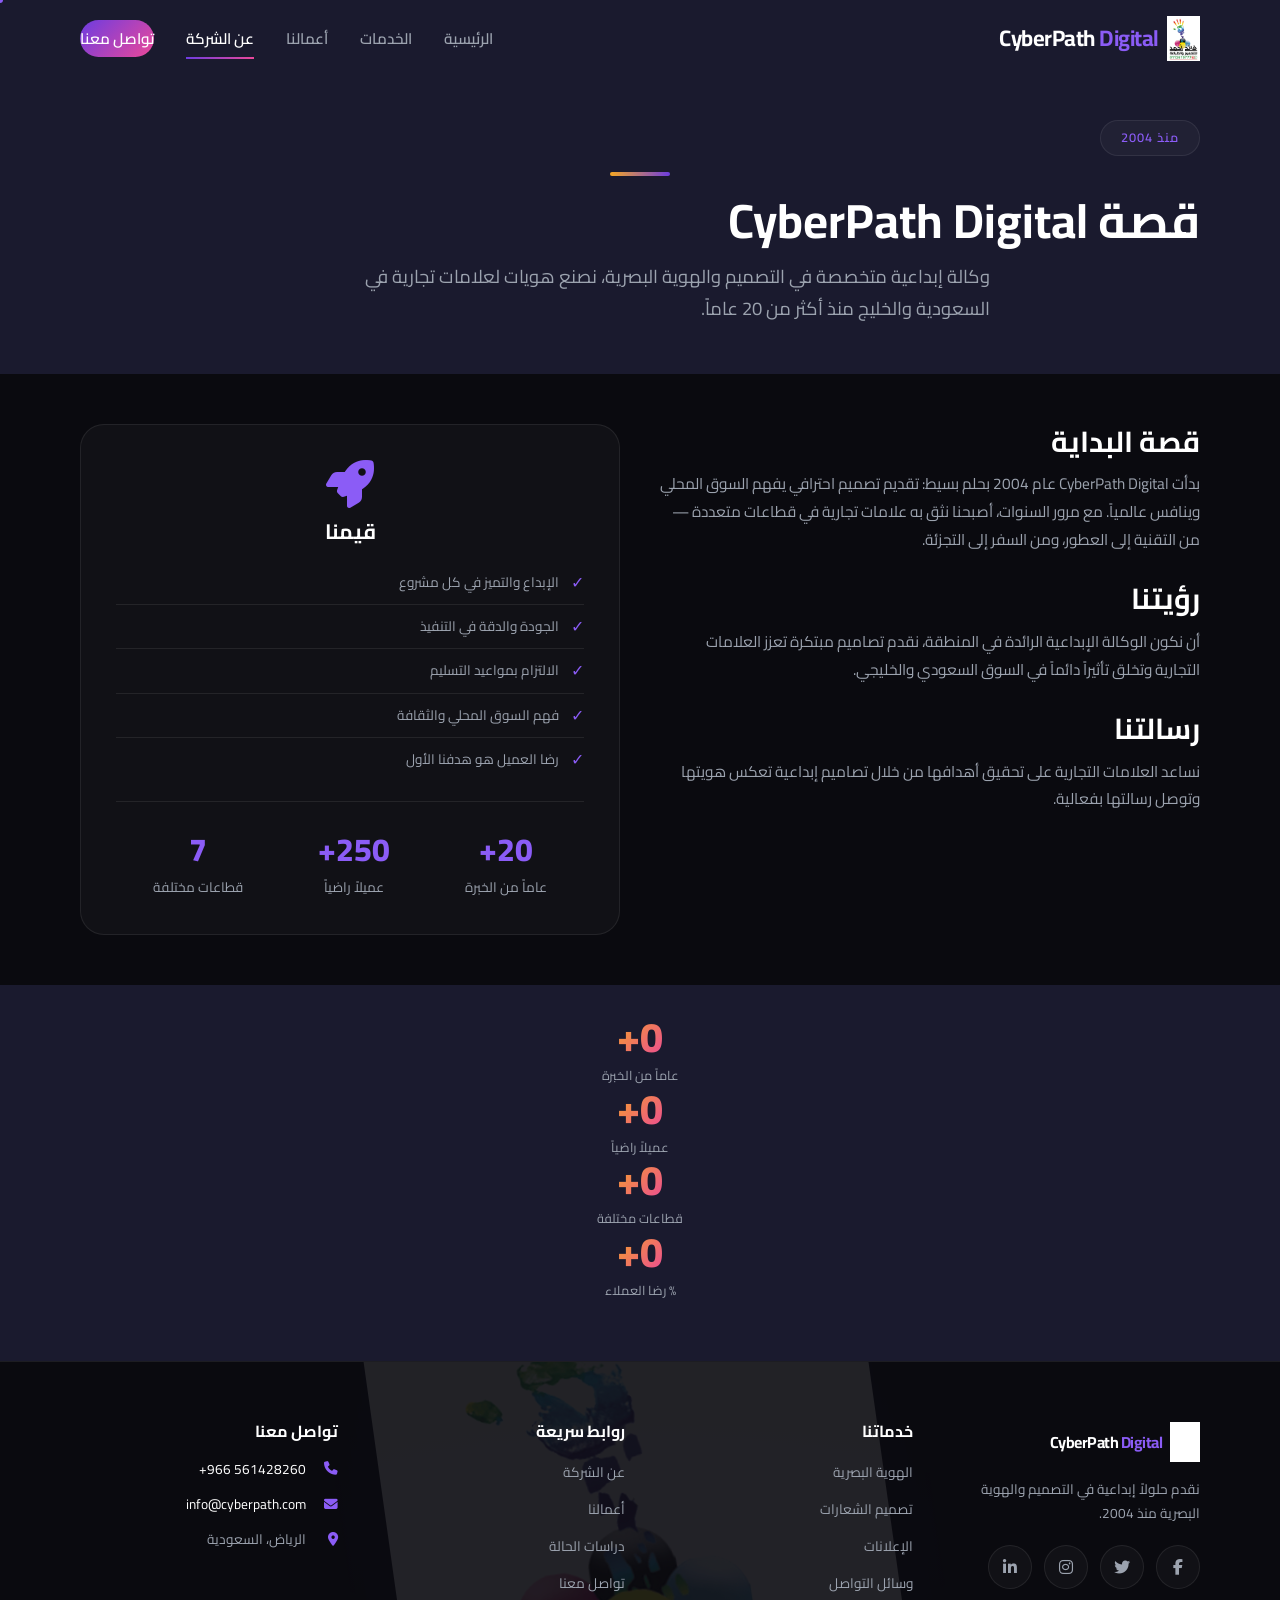
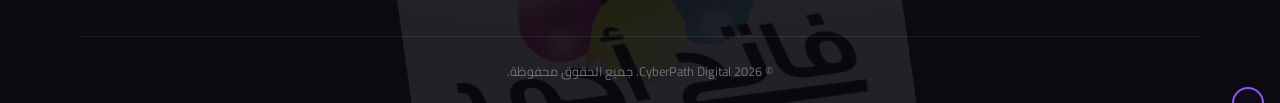
<file: about.html>
<!DOCTYPE html>
<html lang="ar" dir="rtl">
<head>
    <meta charset="UTF-8" />
    <meta name="viewport" content="width=device-width, initial-scale=1.0" />
    <title>عن CyberPath Digital | وكالة التصميم الإبداعي</title>
    <meta name="description" content="تعرف على CyberPath Digital، وكالة إبداعية متخصصة في التصميم والهوية البصرية منذ 2004. خبرة 20 عاماً في السوق السعودي." />
    <link rel="canonical" href="https://cp-creative.vercel.app/about.html" />
    
    <meta property="og:title" content="عن CyberPath Digital | وكالة التصميم الإبداعي" />
    <meta property="og:description" content="تعرف على CyberPath Digital، وكالة إبداعية متخصصة في التصميم والهوية البصرية منذ 2004." />
    <meta property="og:type" content="website" />
    <meta property="og:url" content="https://cp-creative.vercel.app/about.html" />
    <meta property="og:image" content="https://cp-creative.vercel.app/assets/images/og-default.png" />
    <meta property="og:image:width" content="1200" />
    <meta property="og:image:height" content="630" />
    
    <meta name="twitter:card" content="summary_large_image" />
    <meta name="twitter:title" content="عن CyberPath Digital | وكالة التصميم الإبداعي" />
    
    <link rel="preconnect" href="https://fonts.googleapis.com" />
    <link rel="preconnect" href="https://fonts.gstatic.com" crossorigin />
    <link href="https://fonts.googleapis.com/css2?family=Cairo:wght@300;400;600;700;800&display=swap" rel="stylesheet" />
    <link rel="stylesheet" href="https://cdnjs.cloudflare.com/ajax/libs/font-awesome/6.5.0/css/all.min.css" />
    <link rel="stylesheet" href="css/style.css" />
    <link rel="stylesheet" href="css/enhancements.css" />
    <link rel="stylesheet" href="css/animations.css" />
    <link rel="stylesheet" href="css/responsive.css" />
    <link rel="manifest" href="manifest.json" />
    <link rel="icon" href="assets/icons/favicon.ico" type="image/x-icon" />
    
    <style>
        /* ===== ABOUT PAGE MOBILE FIXES ===== */
        .about-grid {
            display: grid;
            grid-template-columns: 1fr 1fr;
            gap: 40px;
            align-items: start;
        }
        
        .about-values {
            background: var(--glass-bg);
            border-radius: var(--radius-lg);
            padding: 35px;
            border: 1px solid var(--glass-border);
        }
        
        .about-values .stat-row {
            display: flex;
            justify-content: space-around;
            margin-top: 20px;
            padding-top: 20px;
            border-top: 1px solid var(--glass-border);
            text-align: center;
        }
        
        .about-values .stat-row .stat-item .number {
            display: block;
            font-size: 2rem;
            font-weight: 800;
            color: var(--color-primary-light);
        }
        
        .about-values .stat-row .stat-item .label {
            font-size: 0.85rem;
            color: var(--color-gray-light);
        }
        
        /* ===== RESPONSIVE ===== */
        @media (max-width: 768px) {
            .about-grid {
                grid-template-columns: 1fr;
                gap: 30px;
            }
            
            .about-values {
                padding: 24px;
            }
            
            .about-values .stat-row {
                flex-wrap: wrap;
                gap: 16px;
            }
            
            .about-values .stat-row .stat-item {
                flex: 1 0 40%;
                min-width: 80px;
            }
            
            .about-values .stat-row .stat-item .number {
                font-size: 1.6rem;
            }
        }
        
        @media (max-width: 480px) {
            .about-values {
                padding: 18px;
            }
            
            .about-values .stat-row .stat-item {
                flex: 1 0 30%;
                min-width: 60px;
            }
            
            .about-values .stat-row .stat-item .number {
                font-size: 1.3rem;
            }
            
            .about-values .stat-row .stat-item .label {
                font-size: 0.7rem;
            }
        }
    </style>
</head>
<body>
    <!-- ===== HEADER ===== -->
    <header class="header" role="banner">
        <nav class="navbar container" role="navigation" aria-label="القائمة الرئيسية">
            <div class="logo">
                <a href="index.html" class="logo-link">
                    <img src="assets/images/cplogo.png" alt="CyberPath Digital" class="logo-image" />
                    <span class="logo-text">
                        CyberPath <span class="logo-accent">Digital</span>
                    </span>
                </a>
            </div>
            
            <button class="nav-toggle" aria-label="فتح القائمة" aria-expanded="false">
                <span class="hamburger"><span></span><span></span><span></span></span>
            </button>
            
            <ul class="nav-menu" role="menubar">
                <li role="none"><a href="index.html" role="menuitem">الرئيسية</a></li>
                <li role="none"><a href="services.html" role="menuitem">الخدمات</a></li>
                <li role="none"><a href="portfolio.html" role="menuitem">أعمالنا</a></li>
                <li role="none"><a href="about.html" role="menuitem" class="active">عن الشركة</a></li>
                <li role="none"><a href="contact.html" role="menuitem" class="nav-cta">تواصل معنا</a></li>
            </ul>
        </nav>
    </header>

    <main>
        <!-- ===== PAGE HEADER ===== -->
        <section style="padding:120px 0 50px;background:var(--bg-secondary);">
            <div class="container">
                <span class="section-tag">منذ 2004</span>
                <h1 class="section-title" style="font-size:clamp(2rem, 5vw, 3rem);">قصة CyberPath Digital</h1>
                <p class="section-description" style="max-width:700px;font-size:clamp(1rem, 1.5vw, 1.15rem);">
                    وكالة إبداعية متخصصة في التصميم والهوية البصرية، نصنع هويات 
                    لعلامات تجارية في السعودية والخليج منذ أكثر من 20 عاماً.
                </p>
            </div>
        </section>

        <!-- ===== ABOUT CONTENT ===== -->
        <section style="padding:50px 0;">
            <div class="container">
                <div class="about-grid">
                    <!-- العمود الأيمن: النصوص -->
                    <div>
                        <h2 style="font-size:clamp(1.3rem, 2.5vw, 1.8rem);">قصة البداية</h2>
                        <p style="color:var(--color-gray-light);font-size:clamp(0.95rem, 1.2vw, 1.05rem);margin-top:12px;line-height:1.8;">
                            بدأت CyberPath Digital عام 2004 بحلم بسيط: تقديم تصميم احترافي 
                            يفهم السوق المحلي وينافس عالمياً. مع مرور السنوات، أصبحنا نثق به 
                            علامات تجارية في قطاعات متعددة — من التقنية إلى العطور، ومن السفر 
                            إلى التجزئة.
                        </p>
                        
                        <h2 style="font-size:clamp(1.3rem, 2.5vw, 1.8rem);margin-top:28px;">رؤيتنا</h2>
                        <p style="color:var(--color-gray-light);font-size:clamp(0.95rem, 1.2vw, 1.05rem);margin-top:12px;line-height:1.8;">
                            أن نكون الوكالة الإبداعية الرائدة في المنطقة، نقدم تصاميم مبتكرة 
                            تعزز العلامات التجارية وتخلق تأثيراً دائماً في السوق السعودي والخليجي.
                        </p>
                        
                        <h2 style="font-size:clamp(1.3rem, 2.5vw, 1.8rem);margin-top:28px;">رسالتنا</h2>
                        <p style="color:var(--color-gray-light);font-size:clamp(0.95rem, 1.2vw, 1.05rem);margin-top:12px;line-height:1.8;">
                            نساعد العلامات التجارية على تحقيق أهدافها من خلال تصاميم إبداعية 
                            تعكس هويتها وتوصل رسالتها بفعالية.
                        </p>
                    </div>
                    
                    <!-- العمود الأيسر: القيم والإحصائيات -->
                    <div class="about-values">
                        <div style="text-align:center;">
                            <i class="fas fa-rocket" style="font-size:3rem;color:var(--color-primary-light);"></i>
                            <h3 style="margin-top:10px;font-size:clamp(1.1rem, 1.8vw, 1.3rem);">قيمنا</h3>
                        </div>
                        <ul style="list-style:none;padding:0;margin-top:16px;">
                            <li style="display:flex;align-items:center;gap:12px;padding:8px 0;border-bottom:1px solid var(--glass-border);">
                                <span style="color:var(--color-primary-light);font-size:1rem;">✓</span>
                                <span style="color:var(--color-gray-light);font-size:clamp(0.85rem, 1vw, 0.95rem);">الإبداع والتميز في كل مشروع</span>
                            </li>
                            <li style="display:flex;align-items:center;gap:12px;padding:8px 0;border-bottom:1px solid var(--glass-border);">
                                <span style="color:var(--color-primary-light);font-size:1rem;">✓</span>
                                <span style="color:var(--color-gray-light);font-size:clamp(0.85rem, 1vw, 0.95rem);">الجودة والدقة في التنفيذ</span>
                            </li>
                            <li style="display:flex;align-items:center;gap:12px;padding:8px 0;border-bottom:1px solid var(--glass-border);">
                                <span style="color:var(--color-primary-light);font-size:1rem;">✓</span>
                                <span style="color:var(--color-gray-light);font-size:clamp(0.85rem, 1vw, 0.95rem);">الالتزام بمواعيد التسليم</span>
                            </li>
                            <li style="display:flex;align-items:center;gap:12px;padding:8px 0;border-bottom:1px solid var(--glass-border);">
                                <span style="color:var(--color-primary-light);font-size:1rem;">✓</span>
                                <span style="color:var(--color-gray-light);font-size:clamp(0.85rem, 1vw, 0.95rem);">فهم السوق المحلي والثقافة</span>
                            </li>
                            <li style="display:flex;align-items:center;gap:12px;padding:8px 0;">
                                <span style="color:var(--color-primary-light);font-size:1rem;">✓</span>
                                <span style="color:var(--color-gray-light);font-size:clamp(0.85rem, 1vw, 0.95rem);">رضا العميل هو هدفنا الأول</span>
                            </li>
                        </ul>
                        
                        <div class="stat-row">
                            <div class="stat-item">
                                <span class="number">20+</span>
                                <span class="label">عاماً من الخبرة</span>
                            </div>
                            <div class="stat-item">
                                <span class="number">250+</span>
                                <span class="label">عميلاً راضياً</span>
                            </div>
                            <div class="stat-item">
                                <span class="number">7</span>
                                <span class="label">قطاعات مختلفة</span>
                            </div>
                        </div>
                    </div>
                </div>
            </div>
        </section>

        <!-- ===== STATISTICS ===== -->
        <section style="padding:30px 0 60px;background:var(--bg-secondary);">
            <div class="container">
                <div class="stats-grid" style="grid-template-columns: repeat(auto-fit, minmax(120px, 1fr));gap:20px;">
                    <div style="text-align:center;">
                        <div class="stat-number" data-count="20" style="font-size:clamp(2rem, 4vw, 3rem);">0</div>
                        <div class="stat-label" style="font-size:clamp(0.8rem, 1vw, 0.95rem);">عاماً من الخبرة</div>
                    </div>
                    <div style="text-align:center;">
                        <div class="stat-number" data-count="250" style="font-size:clamp(2rem, 4vw, 3rem);">0</div>
                        <div class="stat-label" style="font-size:clamp(0.8rem, 1vw, 0.95rem);">عميلاً راضياً</div>
                    </div>
                    <div style="text-align:center;">
                        <div class="stat-number" data-count="7" style="font-size:clamp(2rem, 4vw, 3rem);">0</div>
                        <div class="stat-label" style="font-size:clamp(0.8rem, 1vw, 0.95rem);">قطاعات مختلفة</div>
                    </div>
                    <div style="text-align:center;">
                        <div class="stat-number" data-count="98" style="font-size:clamp(2rem, 4vw, 3rem);">0</div>
                        <div class="stat-label" style="font-size:clamp(0.8rem, 1vw, 0.95rem);">% رضا العملاء</div>
                    </div>
                </div>
            </div>
        </section>
    </main>

    <!-- ===== FOOTER ===== -->
    <footer class="footer" role="contentinfo">
        <div class="footer-watermark-single" aria-hidden="true">
            <img src="assets/images/cplogo.png" alt="CyberPath Digital" class="watermark-single" />
        </div>
        
        <div class="container footer-content">
            <div class="footer-grid" style="grid-template-columns: repeat(auto-fit, minmax(180px, 1fr));gap:30px;">
                <div class="footer-brand">
                    <div class="logo">
                        <a href="index.html" class="logo-link">
                            <img src="assets/images/cplogo.png" alt="CyberPath Digital" class="logo-image footer-logo" />
                            <span class="logo-text" style="font-size:clamp(1rem, 1.2vw, 1.2rem);">
                                CyberPath <span class="logo-accent">Digital</span>
                            </span>
                        </a>
                    </div>
                    <p style="font-size:clamp(0.85rem, 1vw, 0.95rem);">نقدم حلولاً إبداعية في التصميم والهوية البصرية منذ 2004.</p>
                    <div class="social-links">
                        <a href="#" aria-label="فيسبوك"><i class="fab fa-facebook-f"></i></a>
                        <a href="#" aria-label="تويتر"><i class="fab fa-twitter"></i></a>
                        <a href="#" aria-label="انستغرام"><i class="fab fa-instagram"></i></a>
                        <a href="#" aria-label="لينكدإن"><i class="fab fa-linkedin-in"></i></a>
                    </div>
                </div>
                
                <div class="footer-links">
                    <h4 style="font-size:clamp(1rem, 1.1vw, 1.1rem);">خدماتنا</h4>
                    <ul>
                        <li><a href="branding.html" style="font-size:clamp(0.85rem, 0.95vw, 0.95rem);">الهوية البصرية</a></li>
                        <li><a href="branding.html" style="font-size:clamp(0.85rem, 0.95vw, 0.95rem);">تصميم الشعارات</a></li>
                        <li><a href="advertising.html" style="font-size:clamp(0.85rem, 0.95vw, 0.95rem);">الإعلانات</a></li>
                        <li><a href="social-media-design.html" style="font-size:clamp(0.85rem, 0.95vw, 0.95rem);">وسائل التواصل</a></li>
                    </ul>
                </div>
                
                <div class="footer-links">
                    <h4 style="font-size:clamp(1rem, 1.1vw, 1.1rem);">روابط سريعة</h4>
                    <ul>
                        <li><a href="about.html" style="font-size:clamp(0.85rem, 0.95vw, 0.95rem);">عن الشركة</a></li>
                        <li><a href="portfolio.html" style="font-size:clamp(0.85rem, 0.95vw, 0.95rem);">أعمالنا</a></li>
                        <li><a href="case-studies.html" style="font-size:clamp(0.85rem, 0.95vw, 0.95rem);">دراسات الحالة</a></li>
                        <li><a href="contact.html" style="font-size:clamp(0.85rem, 0.95vw, 0.95rem);">تواصل معنا</a></li>
                    </ul>
                </div>
                
                <div class="footer-contact">
                    <h4 style="font-size:clamp(1rem, 1.1vw, 1.1rem);">تواصل معنا</h4>
                    <ul>
                        <li style="font-size:clamp(0.85rem, 0.95vw, 0.95rem);"><i class="fas fa-phone"></i> <a href="tel:+966561428260" dir="ltr">‎+966 561428260</a></li>
                        <li style="font-size:clamp(0.85rem, 0.95vw, 0.95rem);"><i class="fas fa-envelope"></i> <a href="mailto:info@cyberpath.com">info@cyberpath.com</a></li>
                        <li style="font-size:clamp(0.85rem, 0.95vw, 0.95rem);"><i class="fas fa-map-marker-alt"></i> الرياض، السعودية</li>
                    </ul>
                </div>
            </div>
            
            <div class="footer-bottom">
                <p style="font-size:clamp(0.8rem, 0.9vw, 0.9rem);">&copy; 2026 CyberPath Digital. جميع الحقوق محفوظة.</p>
            </div>
        </div>
    </footer>

    <script src="js/main.js"></script>
    <script src="js/counters.js"></script>

    <script type="application/ld+json">
    {
        "@context": "https://schema.org",
        "@type": "AboutPage",
        "name": "عن الشركة | CyberPath Digital",
        "url": "https://cp-creative.vercel.app/about.html",
        "about": {
            "@type": "Organization",
            "name": "CyberPath Digital",
            "foundingDate": "2004"
        }
    }
    </script>
</body>
</html>
</file>
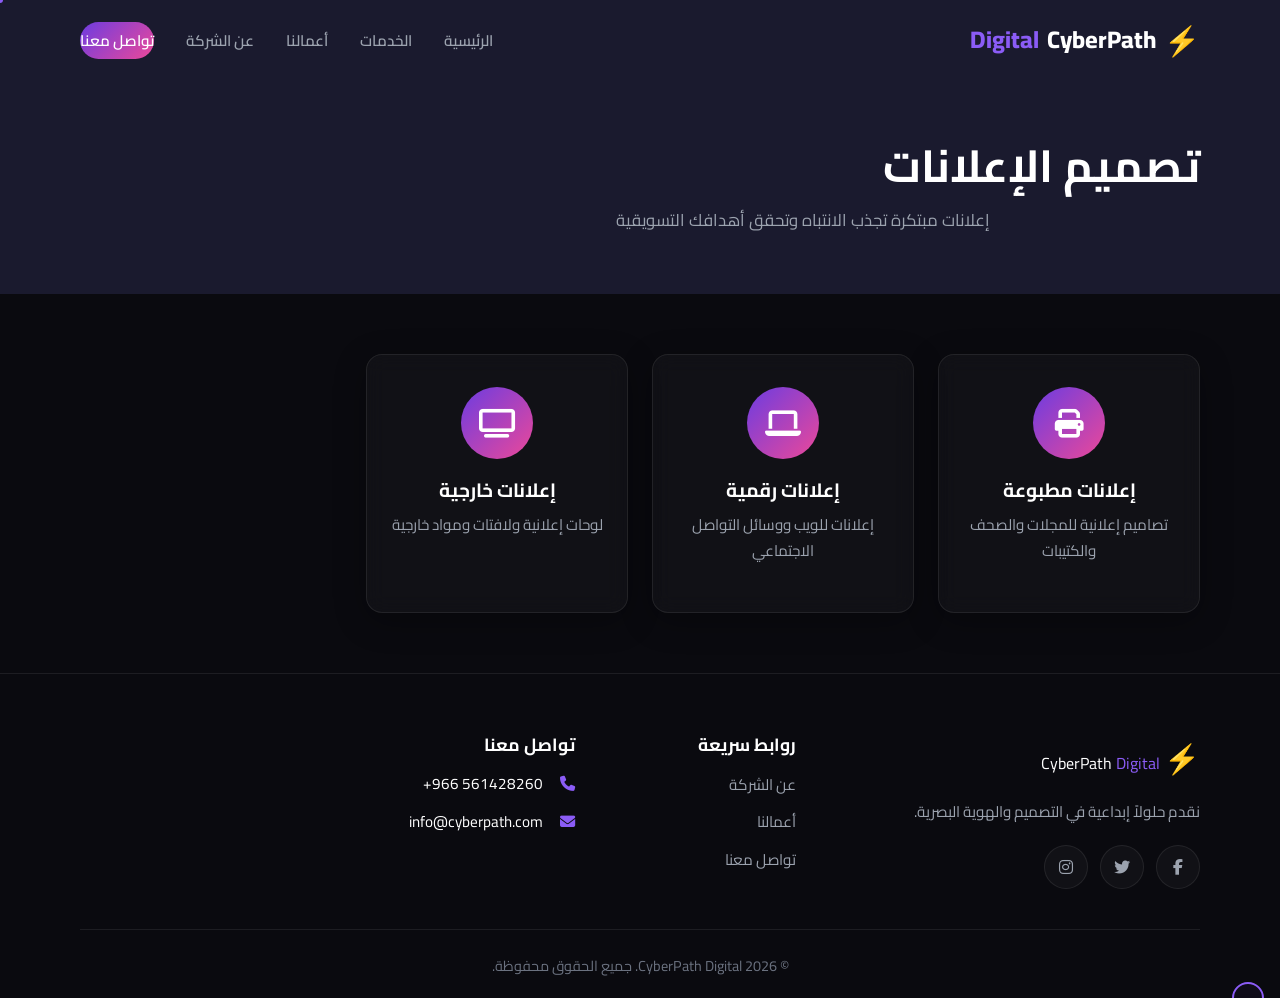
<file: advertising.html>
<!DOCTYPE html>
<html lang="ar" dir="rtl">
<head>
    <meta charset="UTF-8" />
    <meta name="viewport" content="width=device-width, initial-scale=1.0" />
    <title>تصميم الإعلانات | CyberPath Digital</title>
    <meta name="description" content="خدمات تصميم الإعلانات المبتكرة التي تجذب الانتباه وتحقق أهدافك التسويقية." />
    <link rel="canonical" href="https://cp-creative.vercel.app/advertising.html" />
    
    <meta property="og:title" content="تصميم الإعلانات | CyberPath Digital" />
    <meta property="og:description" content="خدمات تصميم الإعلانات المبتكرة التي تجذب الانتباه وتحقق أهدافك التسويقية." />
    <meta property="og:image" content="https://cp-creative.vercel.app/assets/images/og-default.png" />
    <meta property="og:image:width" content="1200" />
    <meta property="og:image:height" content="630" />
    <!-- Twitter Card -->
    <meta name="twitter:card" content="summary_large_image" />
    <meta name="twitter:title" content="تصميم الإعلانات | CyberPath Digital" />
    <meta name="twitter:description" content="خدمات تصميم الإعلانات المبتكرة التي تجذب الانتباه وتحقق أهدافك التسويقية." />
    <meta name="twitter:image" content="https://cp-creative.vercel.app/assets/images/og-default.png" />
    
    <link rel="preconnect" href="https://fonts.googleapis.com" />
    <link rel="preconnect" href="https://fonts.gstatic.com" crossorigin />
    <link href="https://fonts.googleapis.com/css2?family=Cairo:wght@300;400;600;700;800&display=swap" rel="stylesheet" />
    <link rel="stylesheet" href="https://cdnjs.cloudflare.com/ajax/libs/font-awesome/6.5.0/css/all.min.css" />
    <link rel="stylesheet" href="css/style.css" />
    <link rel="stylesheet" href="css/animations.css" />
    <link rel="stylesheet" href="css/responsive.css" />
    <link rel="manifest" href="manifest.json" />
    <link rel="icon" href="assets/icons/favicon.ico" type="image/x-icon" />
</head>
<body>
    <header class="header" role="banner">
        <nav class="navbar container" role="navigation" aria-label="القائمة الرئيسية">
            <div class="logo">
                <a href="index.html">
                    <span class="logo-icon">⚡</span>
                    CyberPath <span class="logo-accent">Digital</span>
                </a>
            </div>
            <button class="nav-toggle" aria-label="فتح القائمة" aria-expanded="false">
                <span class="hamburger"><span></span><span></span><span></span></span>
            </button>
            <ul class="nav-menu" role="menubar">
                <li role="none"><a href="index.html" role="menuitem">الرئيسية</a></li>
                <li role="none"><a href="services.html" role="menuitem">الخدمات</a></li>
                <li role="none"><a href="portfolio.html" role="menuitem">أعمالنا</a></li>
                <li role="none"><a href="about.html" role="menuitem">عن الشركة</a></li>
                <li role="none"><a href="contact.html" role="menuitem" class="nav-cta">تواصل معنا</a></li>
            </ul>
        </nav>
    </header>

    <main>
        <section style="padding:140px 0 60px;background:var(--bg-secondary);">
            <div class="container">
                <h1 class="section-title">تصميم الإعلانات</h1>
                <p class="section-description" style="max-width:700px;">إعلانات مبتكرة تجذب الانتباه وتحقق أهدافك التسويقية</p>
            </div>
        </section>

        <section style="padding:60px 0;">
            <div class="container">
                <div class="services-grid">
                    <div class="service-card glass-card">
                        <div class="service-icon"><i class="fas fa-print"></i></div>
                        <h3>إعلانات مطبوعة</h3>
                        <p>تصاميم إعلانية للمجلات والصحف والكتيبات</p>
                    </div>
                    <div class="service-card glass-card">
                        <div class="service-icon"><i class="fas fa-laptop"></i></div>
                        <h3>إعلانات رقمية</h3>
                        <p>إعلانات للويب ووسائل التواصل الاجتماعي</p>
                    </div>
                    <div class="service-card glass-card">
                        <div class="service-icon"><i class="fas fa-tv"></i></div>
                        <h3>إعلانات خارجية</h3>
                        <p>لوحات إعلانية ولافتات ومواد خارجية</p>
                    </div>
                </div>
            </div>
        </section>
    </main>

    <footer class="footer" role="contentinfo">
        <div class="container">
            <div class="footer-grid">
                <div class="footer-brand">
                    <div class="logo">
                        <span class="logo-icon">⚡</span>
                        CyberPath <span class="logo-accent">Digital</span>
                    </div>
                    <p>نقدم حلولاً إبداعية في التصميم والهوية البصرية.</p>
                    <div class="social-links">
                        <a href="#" aria-label="فيسبوك"><i class="fab fa-facebook-f"></i></a>
                        <a href="#" aria-label="تويتر"><i class="fab fa-twitter"></i></a>
                        <a href="#" aria-label="انستغرام"><i class="fab fa-instagram"></i></a>
                    </div>
                </div>
                <div class="footer-links">
                    <h4>روابط سريعة</h4>
                    <ul>
                        <li><a href="about.html">عن الشركة</a></li>
                        <li><a href="portfolio.html">أعمالنا</a></li>
                        <li><a href="contact.html">تواصل معنا</a></li>
                    </ul>
                </div>
                <div class="footer-contact">
                    <h4>تواصل معنا</h4>
                    <ul>
                        <li><i class="fas fa-phone"></i> <a href="tel:+966561428260" dir="ltr">‎+966 561428260</a>
                        <li><i class="fas fa-envelope"></i> <a href="mailto:info@cyberpath.com">info@cyberpath.com</a></li>
                    </ul>
                </div>
            </div>
            <div class="footer-bottom">
                <p>&copy; 2026 CyberPath Digital. جميع الحقوق محفوظة.</p>
            </div>
        </div>
    </footer>

    <script src="js/main.js"></script>

    <script type="application/ld+json">
    {
        "@context": "https://schema.org",
        "@type": "Service",
        "name": "تصميم الإعلانات",
        "serviceType": "تصميم الإعلانات",
        "description": "إعلانات مبتكرة تجذب الانتباه وتحقق أهدافك التسويقية.",
        "provider": { "@type": "Organization", "name": "CyberPath Digital" },
        "areaServed": "المملكة العربية السعودية"
    }
    </script>
    <script type="application/ld+json">
    {
        "@context": "https://schema.org",
        "@type": "BreadcrumbList",
        "itemListElement": [
            { "@type": "ListItem", "position": 1, "name": "الرئيسية", "item": "https://cp-creative.vercel.app/" },
            { "@type": "ListItem", "position": 2, "name": "تصميم الإعلانات" }
        ]
    }
    </script>
</body>
</html>
</file>
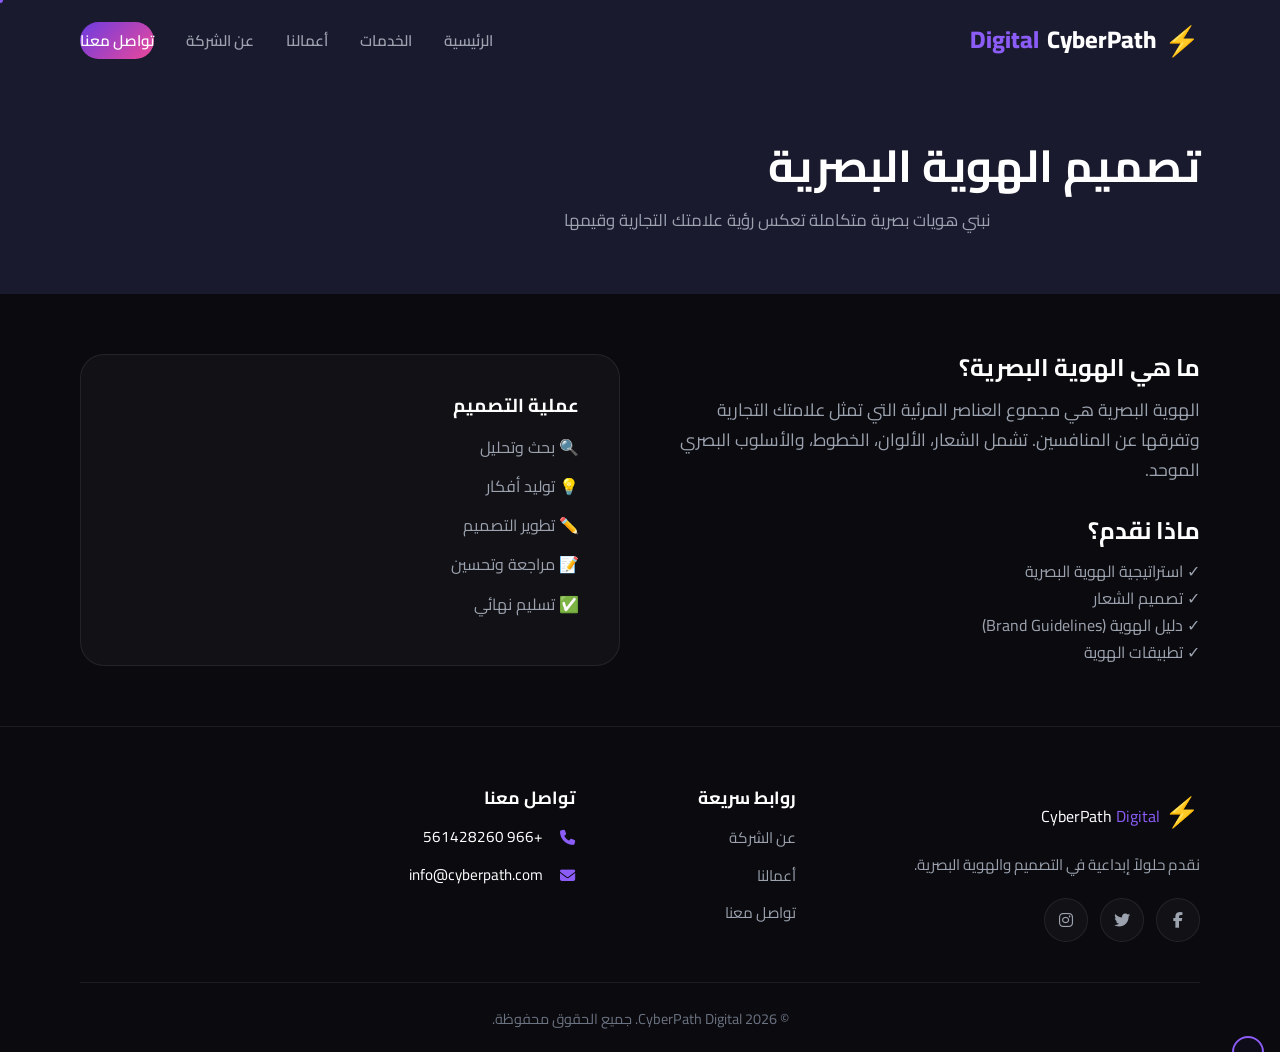
<file: branding.html>
<!DOCTYPE html>
<html lang="ar" dir="rtl">
<head>
    <meta charset="UTF-8" />
    <meta name="viewport" content="width=device-width, initial-scale=1.0" />
    <title>تصميم الهوية البصرية | CyberPath Digital</title>
    <meta name="description" content="خدمات تصميم الهوية البصرية المتكاملة لبناء علامات تجارية قوية ومميزة." />
    <link rel="canonical" href="https://cp-creative.vercel.app/branding.html" />
    
    <meta property="og:title" content="تصميم الهوية البصرية | CyberPath Digital" />
    <meta property="og:description" content="خدمات تصميم الهوية البصرية المتكاملة لبناء علامات تجارية قوية ومميزة." />
    <meta property="og:type" content="website" />
    <meta property="og:url" content="https://cp-creative.vercel.app/branding.html" />
    <meta property="og:image" content="https://cp-creative.vercel.app/assets/images/og-default.png" />
    <meta property="og:image:width" content="1200" />
    <meta property="og:image:height" content="630" />
    <!-- Twitter Card -->
    <meta name="twitter:card" content="summary_large_image" />
    <meta name="twitter:title" content="تصميم الهوية البصرية | CyberPath Digital" />
    <meta name="twitter:description" content="خدمات تصميم الهوية البصرية المتكاملة لبناء علامات تجارية قوية ومميزة." />
    <meta name="twitter:image" content="https://cp-creative.vercel.app/assets/images/og-default.png" />
    
    <link rel="preconnect" href="https://fonts.googleapis.com" />
    <link rel="preconnect" href="https://fonts.gstatic.com" crossorigin />
    <link href="https://fonts.googleapis.com/css2?family=Cairo:wght@300;400;600;700;800&display=swap" rel="stylesheet" />
    <link rel="stylesheet" href="https://cdnjs.cloudflare.com/ajax/libs/font-awesome/6.5.0/css/all.min.css" />
    <link rel="stylesheet" href="css/style.css" />
    <link rel="stylesheet" href="css/animations.css" />
    <link rel="stylesheet" href="css/responsive.css" />
    <link rel="manifest" href="manifest.json" />
    <link rel="icon" href="assets/icons/favicon.ico" type="image/x-icon" />
</head>
<body>
    <header class="header" role="banner">
        <nav class="navbar container" role="navigation" aria-label="القائمة الرئيسية">
            <div class="logo">
                <a href="index.html">
                    <span class="logo-icon">⚡</span>
                    CyberPath <span class="logo-accent">Digital</span>
                </a>
            </div>
            <button class="nav-toggle" aria-label="فتح القائمة" aria-expanded="false">
                <span class="hamburger"><span></span><span></span><span></span></span>
            </button>
            <ul class="nav-menu" role="menubar">
                <li role="none"><a href="index.html" role="menuitem">الرئيسية</a></li>
                <li role="none"><a href="services.html" role="menuitem">الخدمات</a></li>
                <li role="none"><a href="portfolio.html" role="menuitem">أعمالنا</a></li>
                <li role="none"><a href="about.html" role="menuitem">عن الشركة</a></li>
                <li role="none"><a href="contact.html" role="menuitem" class="nav-cta">تواصل معنا</a></li>
            </ul>
        </nav>
    </header>

    <main>
        <section style="padding:140px 0 60px;background:var(--bg-secondary);">
            <div class="container">
                <h1 class="section-title">تصميم الهوية البصرية</h1>
                <p class="section-description" style="max-width:700px;">نبني هويات بصرية متكاملة تعكس رؤية علامتك التجارية وقيمها</p>
            </div>
        </section>

        <section style="padding:60px 0;">
            <div class="container">
                <div style="display:grid;grid-template-columns:1fr 1fr;gap:40px;">
                    <div>
                        <h2>ما هي الهوية البصرية؟</h2>
                        <p style="color:var(--color-gray-light);font-size:1.1rem;margin-top:12px;">
                            الهوية البصرية هي مجموع العناصر المرئية التي تمثل علامتك التجارية وتفرقها عن المنافسين. تشمل الشعار، الألوان، الخطوط، والأسلوب البصري الموحد.
                        </p>
                        <h2 style="margin-top:32px;">ماذا نقدم؟</h2>
                        <ul style="color:var(--color-gray-light);font-size:1rem;margin-top:12px;">
                            <li>✓ استراتيجية الهوية البصرية</li>
                            <li>✓ تصميم الشعار</li>
                            <li>✓ دليل الهوية (Brand Guidelines)</li>
                            <li>✓ تطبيقات الهوية</li>
                        </ul>
                    </div>
                    <div style="background:var(--glass-bg);border-radius:var(--radius-lg);padding:40px;border:1px solid var(--glass-border);">
                        <h3>عملية التصميم</h3>
                        <ul style="margin-top:16px;display:flex;flex-direction:column;gap:12px;color:var(--color-gray-light);">
                            <li>🔍 بحث وتحليل</li>
                            <li>💡 توليد أفكار</li>
                            <li>✏️ تطوير التصميم</li>
                            <li>📝 مراجعة وتحسين</li>
                            <li>✅ تسليم نهائي</li>
                        </ul>
                    </div>
                </div>
            </div>
        </section>
    </main>

    <footer class="footer" role="contentinfo">
        <div class="container">
            <div class="footer-grid">
                <div class="footer-brand">
                    <div class="logo">
                        <span class="logo-icon">⚡</span>
                        CyberPath <span class="logo-accent">Digital</span>
                    </div>
                    <p>نقدم حلولاً إبداعية في التصميم والهوية البصرية.</p>
                    <div class="social-links">
                        <a href="#" aria-label="فيسبوك"><i class="fab fa-facebook-f"></i></a>
                        <a href="#" aria-label="تويتر"><i class="fab fa-twitter"></i></a>
                        <a href="#" aria-label="انستغرام"><i class="fab fa-instagram"></i></a>
                    </div>
                </div>
                <div class="footer-links">
                    <h4>روابط سريعة</h4>
                    <ul>
                        <li><a href="about.html">عن الشركة</a></li>
                        <li><a href="portfolio.html">أعمالنا</a></li>
                        <li><a href="contact.html">تواصل معنا</a></li>
                    </ul>
                </div>
                <div class="footer-contact">
                    <h4>تواصل معنا</h4>
                    <ul>
                        <li><i class="fas fa-phone"></i> <a href="tel:+966561428260">+966 561428260</a></li>
                        <li><i class="fas fa-envelope"></i> <a href="mailto:info@cyberpath.com">info@cyberpath.com</a></li>
                    </ul>
                </div>
            </div>
            <div class="footer-bottom">
                <p>&copy; 2026 CyberPath Digital. جميع الحقوق محفوظة.</p>
            </div>
        </div>
    </footer>

    <script src="js/main.js"></script>

    <script type="application/ld+json">
    {
        "@context": "https://schema.org",
        "@type": "Service",
        "name": "الهوية البصرية والشعارات",
        "serviceType": "تصميم الهوية البصرية",
        "description": "تصميم هويات بصرية وشعارات تعكس قيم علامتك التجارية.",
        "provider": { "@type": "Organization", "name": "CyberPath Digital" },
        "areaServed": "المملكة العربية السعودية"
    }
    </script>
    <script type="application/ld+json">
    {
        "@context": "https://schema.org",
        "@type": "BreadcrumbList",
        "itemListElement": [
            { "@type": "ListItem", "position": 1, "name": "الرئيسية", "item": "https://cp-creative.vercel.app/" },
            { "@type": "ListItem", "position": 2, "name": "الهوية البصرية" }
        ]
    }
    </script>
</body>
</html>
</file>
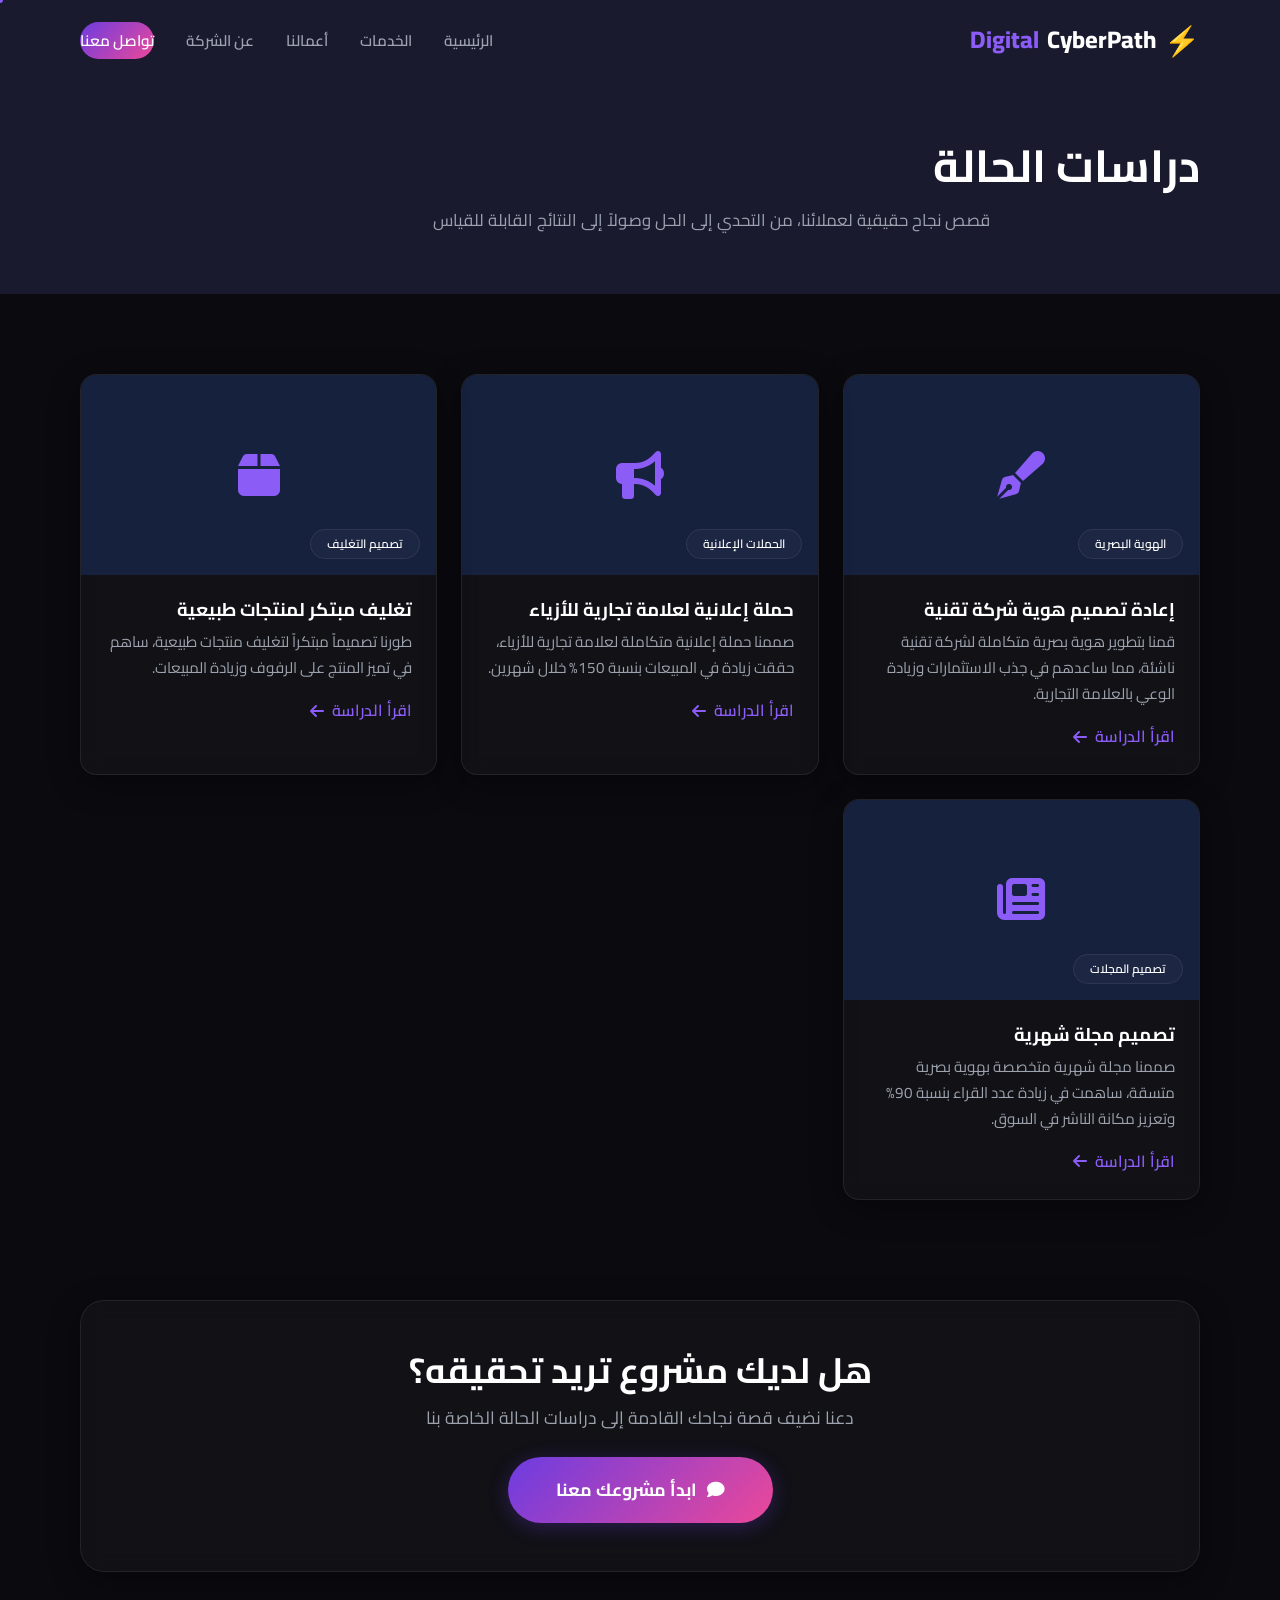
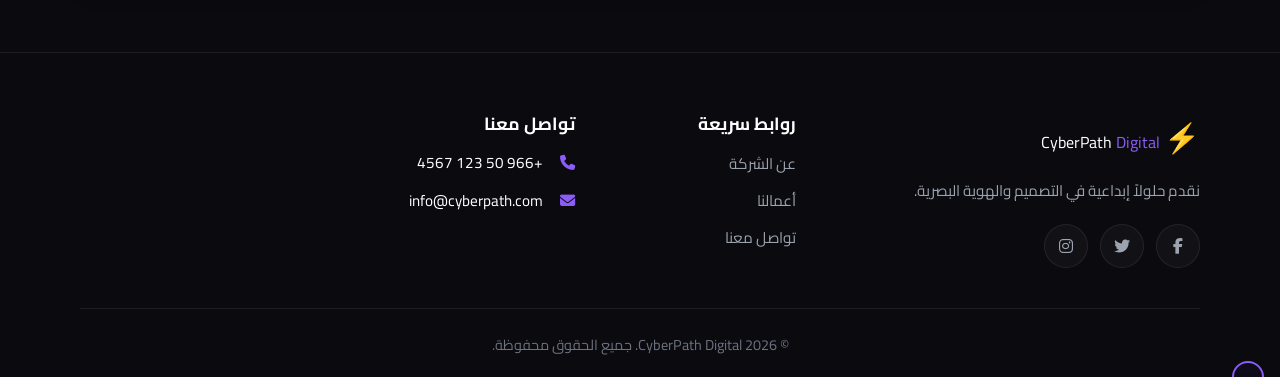
<file: case-studies.html>
<!DOCTYPE html>
<html lang="ar" dir="rtl">
<head>
    <meta charset="UTF-8" />
    <meta name="viewport" content="width=device-width, initial-scale=1.0" />
    <title>دراسات الحالة | CyberPath Digital</title>
    <meta name="description" content="استكشف دراسات الحالة لمشاريعنا الناجحة في الهوية البصرية والحملات الإعلانية والتصميم الطباعي وتصميم المجلات." />
    <link rel="canonical" href="https://cp-creative.vercel.app/case-studies.html" />

    <meta property="og:title" content="دراسات الحالة | CyberPath Digital" />
    <meta property="og:description" content="استكشف دراسات الحالة لمشاريعنا الناجحة في الهوية البصرية والحملات الإعلانية والتصميم الطباعي وتصميم المجلات." />
    <meta property="og:type" content="website" />
    <meta property="og:url" content="https://cp-creative.vercel.app/case-studies.html" />
    <meta property="og:image" content="https://cp-creative.vercel.app/assets/images/og-default.png" />
    <meta property="og:image:width" content="1200" />
    <meta property="og:image:height" content="630" />
    <!-- Twitter Card -->
    <meta name="twitter:card" content="summary_large_image" />
    <meta name="twitter:title" content="دراسات الحالة | CyberPath Digital" />
    <meta name="twitter:description" content="استكشف دراسات الحالة لمشاريعنا الناجحة في الهوية البصرية والحملات الإعلانية والتصميم الطباعي وتصميم المجلات." />
    <meta name="twitter:image" content="https://cp-creative.vercel.app/assets/images/og-default.png" />

    <link rel="preconnect" href="https://fonts.googleapis.com" />
    <link rel="preconnect" href="https://fonts.gstatic.com" crossorigin />
    <link href="https://fonts.googleapis.com/css2?family=Cairo:wght@300;400;600;700;800&display=swap" rel="stylesheet" />
    <link rel="stylesheet" href="https://cdnjs.cloudflare.com/ajax/libs/font-awesome/6.5.0/css/all.min.css" />
    <link rel="stylesheet" href="css/style.css" />
    <link rel="stylesheet" href="css/animations.css" />
    <link rel="stylesheet" href="css/responsive.css" />
    <link rel="stylesheet" href="css/portfolio.css" />
    <link rel="manifest" href="manifest.json" />
    <link rel="icon" href="assets/icons/favicon.ico" type="image/x-icon" />

    <script type="application/ld+json">
    {
        "@context": "https://schema.org",
        "@type": "BreadcrumbList",
        "itemListElement": [
            { "@type": "ListItem", "position": 1, "name": "الرئيسية", "item": "https://cp-creative.vercel.app/" },
            { "@type": "ListItem", "position": 2, "name": "دراسات الحالة", "item": "https://cp-creative.vercel.app/case-studies.html" }
        ]
    }
    </script>
</head>
<body>
    <header class="header" role="banner">
        <nav class="navbar container" role="navigation" aria-label="القائمة الرئيسية">
            <div class="logo">
                <a href="index.html">
                    <span class="logo-icon">⚡</span>
                    CyberPath <span class="logo-accent">Digital</span>
                </a>
            </div>
            <button class="nav-toggle" aria-label="فتح القائمة" aria-expanded="false">
                <span class="hamburger"><span></span><span></span><span></span></span>
            </button>
            <ul class="nav-menu" role="menubar">
                <li role="none"><a href="index.html" role="menuitem">الرئيسية</a></li>
                <li role="none"><a href="services.html" role="menuitem">الخدمات</a></li>
                <li role="none"><a href="portfolio.html" role="menuitem">أعمالنا</a></li>
                <li role="none"><a href="about.html" role="menuitem">عن الشركة</a></li>
                <li role="none"><a href="contact.html" role="menuitem" class="nav-cta">تواصل معنا</a></li>
            </ul>
        </nav>
    </header>

    <main>
        <section style="padding:140px 0 60px;background:var(--bg-secondary);">
            <div class="container">
                <h1 class="section-title">دراسات الحالة</h1>
                <p class="section-description" style="max-width:700px;">قصص نجاح حقيقية لعملائنا، من التحدي إلى الحل وصولاً إلى النتائج القابلة للقياس</p>
            </div>
        </section>

        <section class="case-studies" aria-labelledby="case-title">
            <div class="container">
                <div class="case-studies-grid">
                    <article class="case-card glass-card">
                        <div class="case-image">
                            <div class="case-placeholder">
                                <i class="fas fa-pen-fancy"></i>
                            </div>
                            <span class="case-category">الهوية البصرية</span>
                        </div>
                        <div class="case-content">
                            <h3>إعادة تصميم هوية شركة تقنية</h3>
                            <p>قمنا بتطوير هوية بصرية متكاملة لشركة تقنية ناشئة، مما ساعدهم في جذب الاستثمارات وزيادة الوعي بالعلامة التجارية.</p>
                            <a href="case-studies/branding-project-1.html" class="case-link">اقرأ الدراسة <i class="fas fa-arrow-left"></i></a>
                        </div>
                    </article>

                    <article class="case-card glass-card">
                        <div class="case-image">
                            <div class="case-placeholder">
                                <i class="fas fa-bullhorn"></i>
                            </div>
                            <span class="case-category">الحملات الإعلانية</span>
                        </div>
                        <div class="case-content">
                            <h3>حملة إعلانية لعلامة تجارية للأزياء</h3>
                            <p>صممنا حملة إعلانية متكاملة لعلامة تجارية للأزياء، حققت زيادة في المبيعات بنسبة 150% خلال شهرين.</p>
                            <a href="case-studies/social-campaign-1.html" class="case-link">اقرأ الدراسة <i class="fas fa-arrow-left"></i></a>
                        </div>
                    </article>

                    <article class="case-card glass-card">
                        <div class="case-image">
                            <div class="case-placeholder">
                                <i class="fas fa-box"></i>
                            </div>
                            <span class="case-category">تصميم التغليف</span>
                        </div>
                        <div class="case-content">
                            <h3>تغليف مبتكر لمنتجات طبيعية</h3>
                            <p>طورنا تصميماً مبتكراً لتغليف منتجات طبيعية، ساهم في تميز المنتج على الرفوف وزيادة المبيعات.</p>
                            <a href="case-studies/brochure-project-1.html" class="case-link">اقرأ الدراسة <i class="fas fa-arrow-left"></i></a>
                        </div>
                    </article>

                    <article class="case-card glass-card">
                        <div class="case-image">
                            <div class="case-placeholder">
                                <i class="fas fa-newspaper"></i>
                            </div>
                            <span class="case-category">تصميم المجلات</span>
                        </div>
                        <div class="case-content">
                            <h3>تصميم مجلة شهرية</h3>
                            <p>صممنا مجلة شهرية متخصصة بهوية بصرية متسقة، ساهمت في زيادة عدد القراء بنسبة 90% وتعزيز مكانة الناشر في السوق.</p>
                            <a href="case-studies/magazine-project-1.html" class="case-link">اقرأ الدراسة <i class="fas fa-arrow-left"></i></a>
                        </div>
                    </article>
                </div>
            </div>
        </section>

        <section style="padding:20px 0 80px;">
            <div class="container">
                <div class="cta-content glass-card" style="padding:48px 32px;text-align:center;">
                    <h2 style="font-size:clamp(1.5rem, 3vw, 2.2rem);">هل لديك مشروع تريد تحقيقه؟</h2>
                    <p style="color:var(--color-gray-light);font-size:1.1rem;margin:12px 0 24px;">
                        دعنا نضيف قصة نجاحك القادمة إلى دراسات الحالة الخاصة بنا
                    </p>
                    <a href="contact.html" class="btn btn-primary btn-large">
                        <i class="fas fa-comment"></i> ابدأ مشروعك معنا
                    </a>
                </div>
            </div>
        </section>
    </main>

    <footer class="footer" role="contentinfo">
        <div class="container">
            <div class="footer-grid">
                <div class="footer-brand">
                    <div class="logo">
                        <span class="logo-icon">⚡</span>
                        CyberPath <span class="logo-accent">Digital</span>
                    </div>
                    <p>نقدم حلولاً إبداعية في التصميم والهوية البصرية.</p>
                    <div class="social-links">
                        <a href="#" aria-label="فيسبوك"><i class="fab fa-facebook-f"></i></a>
                        <a href="#" aria-label="تويتر"><i class="fab fa-twitter"></i></a>
                        <a href="#" aria-label="انستغرام"><i class="fab fa-instagram"></i></a>
                    </div>
                </div>
                <div class="footer-links">
                    <h4>روابط سريعة</h4>
                    <ul>
                        <li><a href="about.html">عن الشركة</a></li>
                        <li><a href="portfolio.html">أعمالنا</a></li>
                        <li><a href="contact.html">تواصل معنا</a></li>
                    </ul>
                </div>
                <div class="footer-contact">
                    <h4>تواصل معنا</h4>
                    <ul>
                        <li><i class="fas fa-phone"></i> <a href="tel:+966501234567">+966 50 123 4567</a></li>
                        <li><i class="fas fa-envelope"></i> <a href="mailto:info@cyberpath.com">info@cyberpath.com</a></li>
                    </ul>
                </div>
            </div>
            <div class="footer-bottom">
                <p>&copy; 2026 CyberPath Digital. جميع الحقوق محفوظة.</p>
            </div>
        </div>
    </footer>

    <script src="js/main.js"></script>
</body>
</html>
</file>
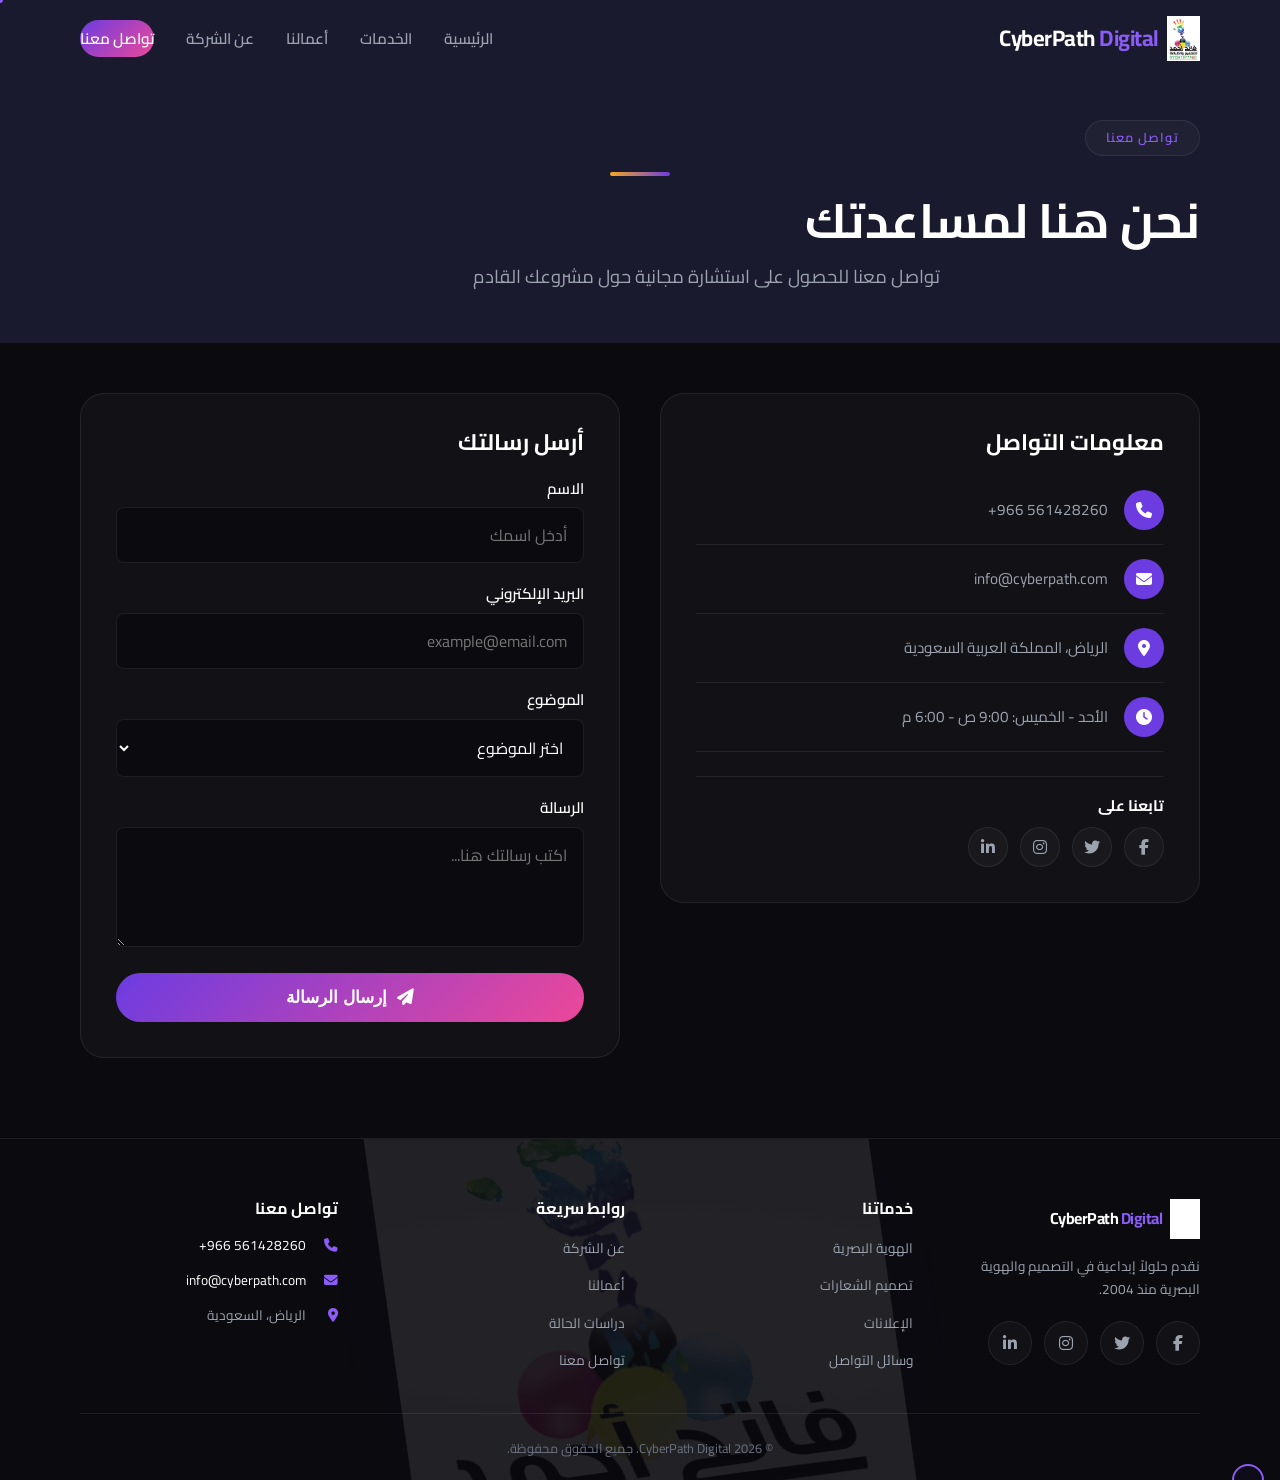
<file: contact.html>
<!DOCTYPE html>
<html lang="ar" dir="rtl">
<head>
    <meta charset="UTF-8" />
    <meta name="viewport" content="width=device-width, initial-scale=1.0" />
    <title>تواصل معنا | CyberPath Digital</title>
    <meta name="description" content="تواصل مع فريق CyberPath Digital للحصول على استشارة مجانية حول خدمات التصميم والهوية البصرية." />
    <link rel="canonical" href="https://cp-creative.vercel.app/contact.html" />
    
    <meta property="og:title" content="تواصل معنا | CyberPath Digital" />
    <meta property="og:description" content="تواصل مع فريق CyberPath Digital للحصول على استشارة مجانية." />
    <meta property="og:type" content="website" />
    <meta property="og:url" content="https://cp-creative.vercel.app/contact.html" />
    <meta property="og:image" content="https://cp-creative.vercel.app/assets/images/og-default.png" />
    <meta property="og:image:width" content="1200" />
    <meta property="og:image:height" content="630" />
    
    <meta name="twitter:card" content="summary_large_image" />
    <meta name="twitter:title" content="تواصل معنا | CyberPath Digital" />
    
    <link rel="preconnect" href="https://fonts.googleapis.com" />
    <link rel="preconnect" href="https://fonts.gstatic.com" crossorigin />
    <link href="https://fonts.googleapis.com/css2?family=Cairo:wght@300;400;600;700;800&display=swap" rel="stylesheet" />
    <link rel="stylesheet" href="https://cdnjs.cloudflare.com/ajax/libs/font-awesome/6.5.0/css/all.min.css" />
    <link rel="stylesheet" href="css/style.css" />
    <link rel="stylesheet" href="css/enhancements.css" />
    <link rel="stylesheet" href="css/animations.css" />
    <link rel="stylesheet" href="css/responsive.css" />
    <link rel="manifest" href="manifest.json" />
    <link rel="icon" href="assets/icons/favicon.ico" type="image/x-icon" />
    
    <style>
        /* ===== CONTACT PAGE MOBILE FIXES ===== */
        .contact-grid {
            display: grid;
            grid-template-columns: 1fr 1fr;
            gap: 40px;
            align-items: start;
        }
        
        .contact-info-box {
            background: var(--glass-bg);
            border-radius: var(--radius-lg);
            padding: 35px;
            border: 1px solid var(--glass-border);
        }
        
        .contact-info-box .info-item {
            display: flex;
            align-items: center;
            gap: 16px;
            padding: 14px 0;
            border-bottom: 1px solid var(--glass-border);
        }
        
        .contact-info-box .info-item:last-child {
            border-bottom: none;
        }
        
        .contact-info-box .info-item i {
            width: 40px;
            height: 40px;
            display: flex;
            align-items: center;
            justify-content: center;
            background: var(--color-primary);
            border-radius: 50%;
            color: white;
            font-size: 1rem;
            flex-shrink: 0;
        }
        
        .contact-info-box .info-item .text {
            color: var(--color-gray-light);
            font-size: 0.95rem;
        }
        
        .contact-info-box .info-item .text a {
            color: var(--color-gray-light);
            transition: color 0.3s ease;
        }
        
        .contact-info-box .info-item .text a:hover {
            color: var(--color-white);
        }
        
        .contact-form {
            background: var(--glass-bg);
            border-radius: var(--radius-lg);
            padding: 35px;
            border: 1px solid var(--glass-border);
        }
        
        .contact-form .form-group {
            margin-bottom: 18px;
        }
        
        .contact-form .form-group label {
            display: block;
            margin-bottom: 6px;
            font-weight: 600;
            font-size: 0.95rem;
        }
        
        .contact-form .form-group input,
        .contact-form .form-group select,
        .contact-form .form-group textarea {
            width: 100%;
            padding: 12px 16px;
            background: var(--bg-primary);
            border: 1px solid var(--glass-border);
            border-radius: var(--radius-sm);
            color: var(--color-white);
            font-size: 1rem;
            font-family: var(--font-primary);
            transition: border-color 0.3s ease;
        }
        
        .contact-form .form-group input:focus,
        .contact-form .form-group select:focus,
        .contact-form .form-group textarea:focus {
            outline: none;
            border-color: var(--color-primary);
        }
        
        .contact-form .form-group textarea {
            resize: vertical;
            min-height: 120px;
        }
        
        .contact-form .form-group select option {
            background: var(--bg-primary);
            color: var(--color-white);
        }
        
        .contact-form .btn-submit {
            width: 100%;
            padding: 14px;
            background: var(--gradient-primary);
            border: none;
            border-radius: 50px;
            color: white;
            font-size: 1.05rem;
            font-weight: 700;
            cursor: pointer;
            transition: transform 0.3s ease, box-shadow 0.3s ease;
            display: flex;
            align-items: center;
            justify-content: center;
            gap: 10px;
        }
        
        .contact-form .btn-submit:hover {
            transform: translateY(-2px);
            box-shadow: 0 8px 30px rgba(108, 60, 225, 0.3);
        }
        
        /* ===== RESPONSIVE ===== */
        @media (max-width: 768px) {
            .contact-grid {
                grid-template-columns: 1fr;
                gap: 30px;
            }
            
            .contact-info-box,
            .contact-form {
                padding: 24px;
            }
            
            .contact-info-box .info-item {
                padding: 12px 0;
            }
            
            .contact-info-box .info-item i {
                width: 36px;
                height: 36px;
                font-size: 0.85rem;
            }
            
            .contact-info-box .info-item .text {
                font-size: 0.9rem;
            }
        }
        
        @media (max-width: 480px) {
            .contact-info-box,
            .contact-form {
                padding: 18px;
            }
            
            .contact-info-box .info-item {
                gap: 12px;
                padding: 10px 0;
            }
            
            .contact-info-box .info-item i {
                width: 32px;
                height: 32px;
                font-size: 0.8rem;
            }
            
            .contact-info-box .info-item .text {
                font-size: 0.85rem;
            }
            
            .contact-form .form-group input,
            .contact-form .form-group select,
            .contact-form .form-group textarea {
                padding: 10px 14px;
                font-size: 0.9rem;
            }
            
            .contact-form .btn-submit {
                padding: 12px;
                font-size: 0.95rem;
            }
        }
    </style>
</head>
<body>
    <!-- ===== HEADER ===== -->
    <header class="header" role="banner">
        <nav class="navbar container" role="navigation" aria-label="القائمة الرئيسية">
            <div class="logo">
                <a href="index.html" class="logo-link">
                    <img src="assets/images/cplogo.png" alt="CyberPath Digital" class="logo-image" />
                    <span class="logo-text">
                        CyberPath <span class="logo-accent">Digital</span>
                    </span>
                </a>
            </div>
            
            <button class="nav-toggle" aria-label="فتح القائمة" aria-expanded="false">
                <span class="hamburger"><span></span><span></span><span></span></span>
            </button>
            
            <ul class="nav-menu" role="menubar">
                <li role="none"><a href="index.html" role="menuitem">الرئيسية</a></li>
                <li role="none"><a href="services.html" role="menuitem">الخدمات</a></li>
                <li role="none"><a href="portfolio.html" role="menuitem">أعمالنا</a></li>
                <li role="none"><a href="about.html" role="menuitem">عن الشركة</a></li>
                <li role="none"><a href="contact.html" role="menuitem" class="nav-cta">تواصل معنا</a></li>
            </ul>
        </nav>
    </header>

    <main>
        <!-- ===== PAGE HEADER ===== -->
        <section style="padding:120px 0 50px;background:var(--bg-secondary);">
            <div class="container">
                <span class="section-tag">تواصل معنا</span>
                <h1 class="section-title" style="font-size:clamp(2rem, 5vw, 3rem);">نحن هنا لمساعدتك</h1>
                <p class="section-description" style="max-width:600px;font-size:clamp(1rem, 1.5vw, 1.15rem);">
                    تواصل معنا للحصول على استشارة مجانية حول مشروعك القادم
                </p>
            </div>
        </section>

        <!-- ===== CONTACT SECTION ===== -->
        <section style="padding:50px 0 80px;">
            <div class="container">
                <div class="contact-grid">
                    <!-- معلومات التواصل -->
                    <div class="contact-info-box">
                        <h3 style="font-size:clamp(1.2rem, 1.8vw, 1.4rem);margin-bottom:20px;">معلومات التواصل</h3>
                        
                        <div class="info-item">
                            <i class="fas fa-phone"></i>
                            <div class="text">
                                <a href="tel:+966561428260" dir="ltr">‎+966 561428260</a>
                            </div>
                        </div>
                        
                        <div class="info-item">
                            <i class="fas fa-envelope"></i>
                            <div class="text">
                                <a href="mailto:info@cyberpath.com">info@cyberpath.com</a>
                            </div>
                        </div>
                        
                        <div class="info-item">
                            <i class="fas fa-map-marker-alt"></i>
                            <div class="text">الرياض، المملكة العربية السعودية</div>
                        </div>
                        
                        <div class="info-item">
                            <i class="fas fa-clock"></i>
                            <div class="text">الأحد - الخميس: 9:00 ص - 6:00 م</div>
                        </div>
                        
                        <div style="margin-top:24px;padding-top:20px;border-top:1px solid var(--glass-border);">
                            <h4 style="font-size:clamp(0.95rem, 1.2vw, 1.05rem);margin-bottom:12px;">تابعنا على</h4>
                            <div style="display:flex;gap:12px;">
                                <a href="#" style="width:40px;height:40px;display:flex;align-items:center;justify-content:center;background:var(--glass-bg);border:1px solid var(--glass-border);border-radius:50%;color:var(--color-gray-light);transition:all 0.3s ease;">
                                    <i class="fab fa-facebook-f"></i>
                                </a>
                                <a href="#" style="width:40px;height:40px;display:flex;align-items:center;justify-content:center;background:var(--glass-bg);border:1px solid var(--glass-border);border-radius:50%;color:var(--color-gray-light);transition:all 0.3s ease;">
                                    <i class="fab fa-twitter"></i>
                                </a>
                                <a href="#" style="width:40px;height:40px;display:flex;align-items:center;justify-content:center;background:var(--glass-bg);border:1px solid var(--glass-border);border-radius:50%;color:var(--color-gray-light);transition:all 0.3s ease;">
                                    <i class="fab fa-instagram"></i>
                                </a>
                                <a href="#" style="width:40px;height:40px;display:flex;align-items:center;justify-content:center;background:var(--glass-bg);border:1px solid var(--glass-border);border-radius:50%;color:var(--color-gray-light);transition:all 0.3s ease;">
                                    <i class="fab fa-linkedin-in"></i>
                                </a>
                            </div>
                        </div>
                    </div>
                    
                    <!-- نموذج التواصل -->
                    <form class="contact-form" onsubmit="event.preventDefault(); alert('شكراً لتواصلك معنا! سنرد عليك قريباً.');">
                        <h3 style="font-size:clamp(1.2rem, 1.8vw, 1.4rem);margin-bottom:20px;">أرسل رسالتك</h3>
                        
                        <div class="form-group">
                            <label for="name">الاسم</label>
                            <input type="text" id="name" placeholder="أدخل اسمك" required />
                        </div>
                        
                        <div class="form-group">
                            <label for="email">البريد الإلكتروني</label>
                            <input type="email" id="email" placeholder="example@email.com" required />
                        </div>
                        
                        <div class="form-group">
                            <label for="subject">الموضوع</label>
                            <select id="subject">
                                <option value="">اختر الموضوع</option>
                                <option value="consultation">استشارة تصميم</option>
                                <option value="quote">طلب عرض سعر</option>
                                <option value="general">استفسار عام</option>
                            </select>
                        </div>
                        
                        <div class="form-group">
                            <label for="message">الرسالة</label>
                            <textarea id="message" placeholder="اكتب رسالتك هنا..." required></textarea>
                        </div>
                        
                        <button type="submit" class="btn-submit">
                            <i class="fas fa-paper-plane"></i> إرسال الرسالة
                        </button>
                    </form>
                </div>
            </div>
        </section>
    </main>

    <!-- ===== FOOTER ===== -->
    <footer class="footer" role="contentinfo">
        <div class="footer-watermark-single" aria-hidden="true">
            <img src="assets/images/cplogo.png" alt="CyberPath Digital" class="watermark-single" />
        </div>
        
        <div class="container footer-content">
            <div class="footer-grid" style="grid-template-columns: repeat(auto-fit, minmax(180px, 1fr));gap:30px;">
                <div class="footer-brand">
                    <div class="logo">
                        <a href="index.html" class="logo-link">
                            <img src="assets/images/cplogo.png" alt="CyberPath Digital" class="logo-image footer-logo" />
                            <span class="logo-text" style="font-size:clamp(1rem, 1.2vw, 1.2rem);">
                                CyberPath <span class="logo-accent">Digital</span>
                            </span>
                        </a>
                    </div>
                    <p style="font-size:clamp(0.85rem, 1vw, 0.95rem);">نقدم حلولاً إبداعية في التصميم والهوية البصرية منذ 2004.</p>
                    <div class="social-links">
                        <a href="#" aria-label="فيسبوك"><i class="fab fa-facebook-f"></i></a>
                        <a href="#" aria-label="تويتر"><i class="fab fa-twitter"></i></a>
                        <a href="#" aria-label="انستغرام"><i class="fab fa-instagram"></i></a>
                        <a href="#" aria-label="لينكدإن"><i class="fab fa-linkedin-in"></i></a>
                    </div>
                </div>
                
                <div class="footer-links">
                    <h4 style="font-size:clamp(1rem, 1.1vw, 1.1rem);">خدماتنا</h4>
                    <ul>
                        <li><a href="branding.html" style="font-size:clamp(0.85rem, 0.95vw, 0.95rem);">الهوية البصرية</a></li>
                        <li><a href="branding.html" style="font-size:clamp(0.85rem, 0.95vw, 0.95rem);">تصميم الشعارات</a></li>
                        <li><a href="advertising.html" style="font-size:clamp(0.85rem, 0.95vw, 0.95rem);">الإعلانات</a></li>
                        <li><a href="social-media-design.html" style="font-size:clamp(0.85rem, 0.95vw, 0.95rem);">وسائل التواصل</a></li>
                    </ul>
                </div>
                
                <div class="footer-links">
                    <h4 style="font-size:clamp(1rem, 1.1vw, 1.1rem);">روابط سريعة</h4>
                    <ul>
                        <li><a href="about.html" style="font-size:clamp(0.85rem, 0.95vw, 0.95rem);">عن الشركة</a></li>
                        <li><a href="portfolio.html" style="font-size:clamp(0.85rem, 0.95vw, 0.95rem);">أعمالنا</a></li>
                        <li><a href="case-studies.html" style="font-size:clamp(0.85rem, 0.95vw, 0.95rem);">دراسات الحالة</a></li>
                        <li><a href="contact.html" style="font-size:clamp(0.85rem, 0.95vw, 0.95rem);">تواصل معنا</a></li>
                    </ul>
                </div>
                
                <div class="footer-contact">
                    <h4 style="font-size:clamp(1rem, 1.1vw, 1.1rem);">تواصل معنا</h4>
                    <ul>
                        <li style="font-size:clamp(0.85rem, 0.95vw, 0.95rem);"><i class="fas fa-phone"></i> <a href="tel:+966561428260" dir="ltr">‎+966 561428260</a></li>
                        <li style="font-size:clamp(0.85rem, 0.95vw, 0.95rem);"><i class="fas fa-envelope"></i> <a href="mailto:info@cyberpath.com">info@cyberpath.com</a></li>
                        <li style="font-size:clamp(0.85rem, 0.95vw, 0.95rem);"><i class="fas fa-map-marker-alt"></i> الرياض، السعودية</li>
                    </ul>
                </div>
            </div>
            
            <div class="footer-bottom">
                <p style="font-size:clamp(0.8rem, 0.9vw, 0.9rem);">&copy; 2026 CyberPath Digital. جميع الحقوق محفوظة.</p>
            </div>
        </div>
    </footer>

    <script src="js/main.js"></script>

    <script type="application/ld+json">
    {
        "@context": "https://schema.org",
        "@type": "ContactPage",
        "name": "تواصل معنا | CyberPath Digital",
        "url": "https://cp-creative.vercel.app/contact.html"
    }
    </script>
    <script type="application/ld+json">
    {
        "@context": "https://schema.org",
        "@type": "BreadcrumbList",
        "itemListElement": [
            { "@type": "ListItem", "position": 1, "name": "الرئيسية", "item": "https://cp-creative.vercel.app/" },
            { "@type": "ListItem", "position": 2, "name": "تواصل معنا" }
        ]
    }
    </script>
</body>
</html>
</file>
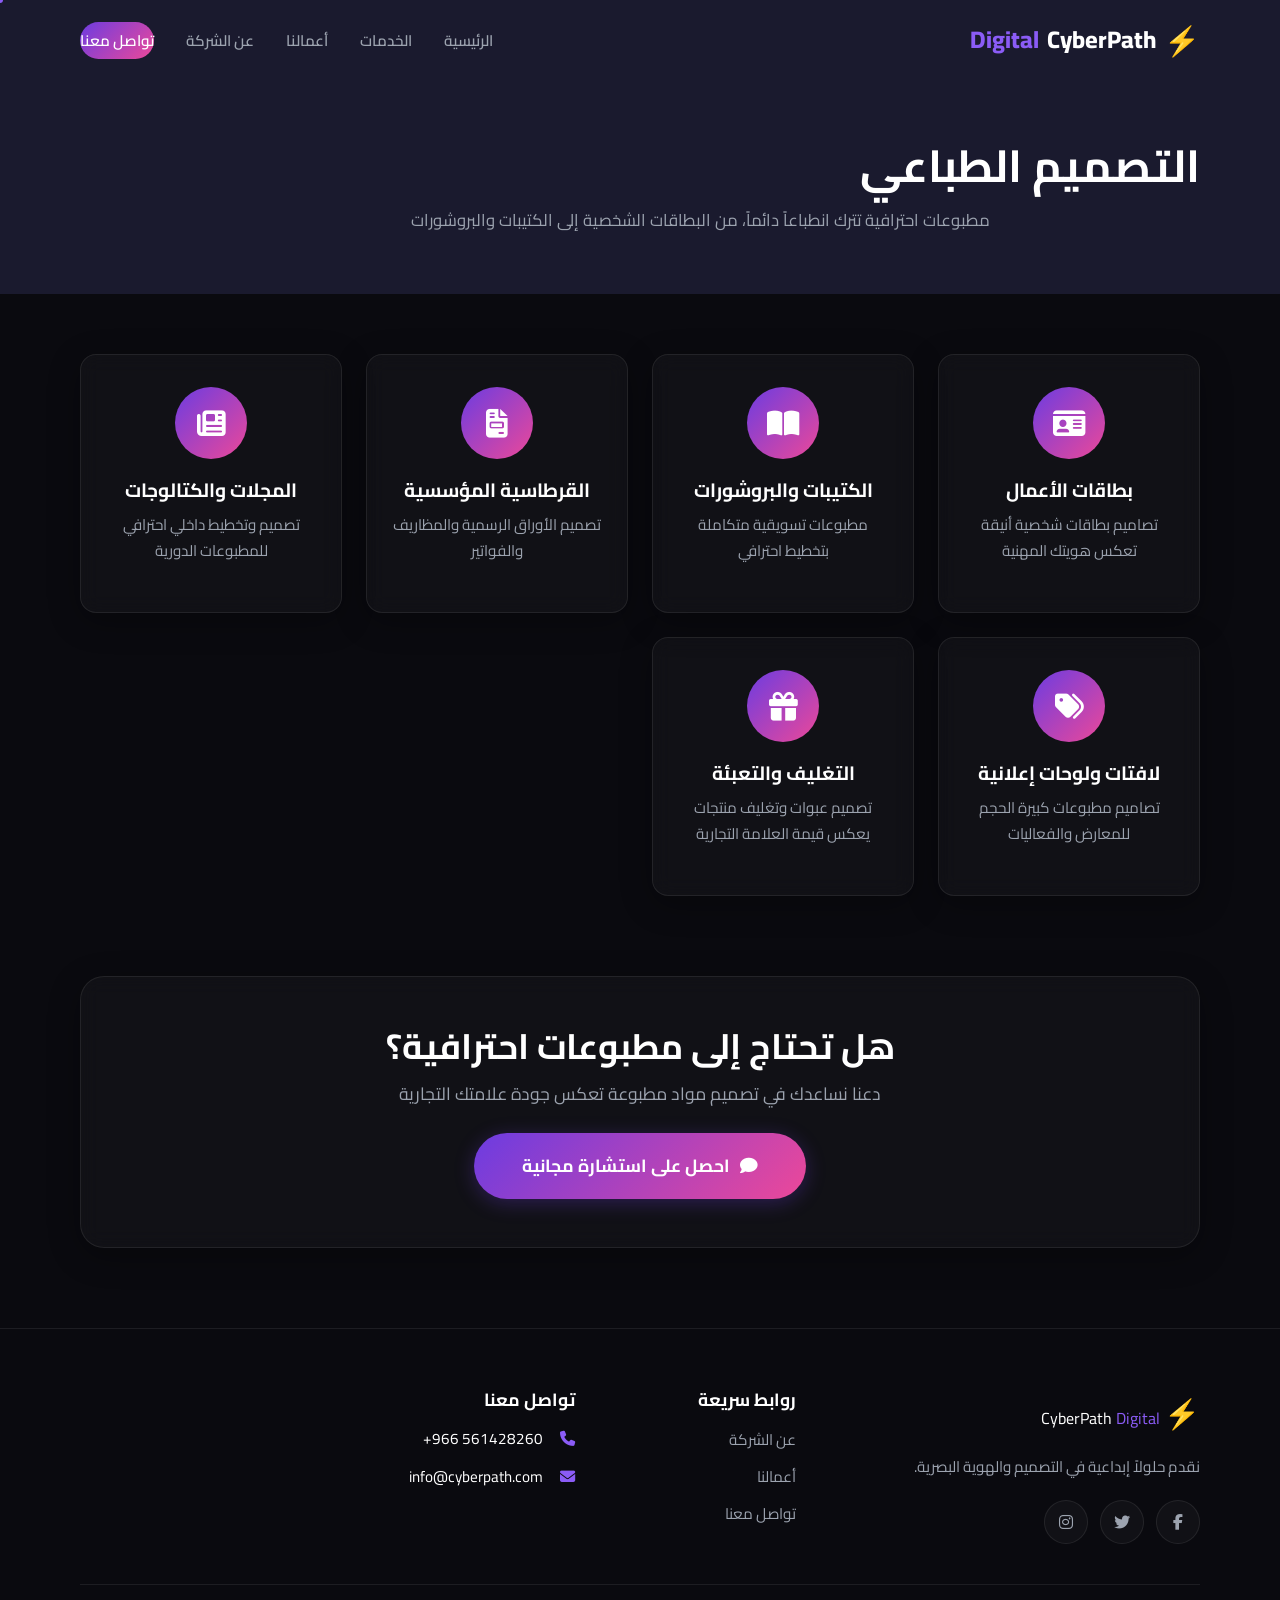
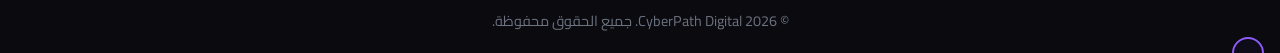
<file: print-design.html>
<!DOCTYPE html>
<html lang="ar" dir="rtl">
<head>
    <meta charset="UTF-8" />
    <meta name="viewport" content="width=device-width, initial-scale=1.0" />
    <title>التصميم الطباعي | CyberPath Digital</title>
    <meta name="description" content="خدمات التصميم الطباعي الاحترافية من بروشورات وكتيبات إلى بطاقات أعمال ومطبوعات تسويقية." />
    <link rel="canonical" href="https://cp-creative.vercel.app/print-design.html" />

    <meta property="og:title" content="التصميم الطباعي | CyberPath Digital" />
    <meta property="og:description" content="خدمات التصميم الطباعي الاحترافية من بروشورات وكتيبات إلى بطاقات أعمال ومطبوعات تسويقية." />
    <meta property="og:type" content="website" />
    <meta property="og:url" content="https://cp-creative.vercel.app/print-design.html" />
    <meta property="og:image" content="https://cp-creative.vercel.app/assets/images/og-default.png" />
    <meta property="og:image:width" content="1200" />
    <meta property="og:image:height" content="630" />
    <!-- Twitter Card -->
    <meta name="twitter:card" content="summary_large_image" />
    <meta name="twitter:title" content="التصميم الطباعي | CyberPath Digital" />
    <meta name="twitter:description" content="خدمات التصميم الطباعي الاحترافية من بروشورات وكتيبات إلى بطاقات أعمال ومطبوعات تسويقية." />
    <meta name="twitter:image" content="https://cp-creative.vercel.app/assets/images/og-default.png" />

    <link rel="preconnect" href="https://fonts.googleapis.com" />
    <link rel="preconnect" href="https://fonts.gstatic.com" crossorigin />
    <link href="https://fonts.googleapis.com/css2?family=Cairo:wght@300;400;600;700;800&display=swap" rel="stylesheet" />
    <link rel="stylesheet" href="https://cdnjs.cloudflare.com/ajax/libs/font-awesome/6.5.0/css/all.min.css" />
    <link rel="stylesheet" href="css/style.css" />
    <link rel="stylesheet" href="css/animations.css" />
    <link rel="stylesheet" href="css/responsive.css" />
    <link rel="manifest" href="manifest.json" />
    <link rel="icon" href="assets/icons/favicon.ico" type="image/x-icon" />

    <script type="application/ld+json">
    {
        "@context": "https://schema.org",
        "@type": "Service",
        "name": "التصميم الطباعي",
        "description": "خدمات التصميم الطباعي الاحترافية من بروشورات وكتيبات إلى بطاقات أعمال ومطبوعات تسويقية.",
        "provider": {
            "@type": "Organization",
            "name": "CyberPath Digital"
        }
    }
    </script>
</head>
<body>
    <header class="header" role="banner">
        <nav class="navbar container" role="navigation" aria-label="القائمة الرئيسية">
            <div class="logo">
                <a href="index.html">
                    <span class="logo-icon">⚡</span>
                    CyberPath <span class="logo-accent">Digital</span>
                </a>
            </div>
            <button class="nav-toggle" aria-label="فتح القائمة" aria-expanded="false">
                <span class="hamburger"><span></span><span></span><span></span></span>
            </button>
            <ul class="nav-menu" role="menubar">
                <li role="none"><a href="index.html" role="menuitem">الرئيسية</a></li>
                <li role="none"><a href="services.html" role="menuitem">الخدمات</a></li>
                <li role="none"><a href="portfolio.html" role="menuitem">أعمالنا</a></li>
                <li role="none"><a href="about.html" role="menuitem">عن الشركة</a></li>
                <li role="none"><a href="contact.html" role="menuitem" class="nav-cta">تواصل معنا</a></li>
            </ul>
        </nav>
    </header>

    <main>
        <section style="padding:140px 0 60px;background:var(--bg-secondary);">
            <div class="container">
                <h1 class="section-title">التصميم الطباعي</h1>
                <p class="section-description" style="max-width:700px;">مطبوعات احترافية تترك انطباعاً دائماً، من البطاقات الشخصية إلى الكتيبات والبروشورات</p>
            </div>
        </section>

        <section style="padding:60px 0;">
            <div class="container">
                <div class="services-grid">
                    <div class="service-card glass-card">
                        <div class="service-icon"><i class="fas fa-id-card"></i></div>
                        <h3>بطاقات الأعمال</h3>
                        <p>تصاميم بطاقات شخصية أنيقة تعكس هويتك المهنية</p>
                    </div>
                    <div class="service-card glass-card">
                        <div class="service-icon"><i class="fas fa-book-open"></i></div>
                        <h3>الكتيبات والبروشورات</h3>
                        <p>مطبوعات تسويقية متكاملة بتخطيط احترافي</p>
                    </div>
                    <div class="service-card glass-card">
                        <div class="service-icon"><i class="fas fa-file-invoice"></i></div>
                        <h3>القرطاسية المؤسسية</h3>
                        <p>تصميم الأوراق الرسمية والمظاريف والفواتير</p>
                    </div>
                    <div class="service-card glass-card">
                        <div class="service-icon"><i class="fas fa-newspaper"></i></div>
                        <h3>المجلات والكتالوجات</h3>
                        <p>تصميم وتخطيط داخلي احترافي للمطبوعات الدورية</p>
                    </div>
                    <div class="service-card glass-card">
                        <div class="service-icon"><i class="fas fa-tags"></i></div>
                        <h3>لافتات ولوحات إعلانية</h3>
                        <p>تصاميم مطبوعات كبيرة الحجم للمعارض والفعاليات</p>
                    </div>
                    <div class="service-card glass-card">
                        <div class="service-icon"><i class="fas fa-gift"></i></div>
                        <h3>التغليف والتعبئة</h3>
                        <p>تصميم عبوات وتغليف منتجات يعكس قيمة العلامة التجارية</p>
                    </div>
                </div>
            </div>
        </section>

        <section style="padding:20px 0 80px;">
            <div class="container">
                <div class="cta-content glass-card" style="padding:48px 32px;text-align:center;">
                    <h2 style="font-size:clamp(1.5rem, 3vw, 2.2rem);">هل تحتاج إلى مطبوعات احترافية؟</h2>
                    <p style="color:var(--color-gray-light);font-size:1.1rem;margin:12px 0 24px;">
                        دعنا نساعدك في تصميم مواد مطبوعة تعكس جودة علامتك التجارية
                    </p>
                    <a href="contact.html" class="btn btn-primary btn-large">
                        <i class="fas fa-comment"></i> احصل على استشارة مجانية
                    </a>
                </div>
            </div>
        </section>
    </main>

    <footer class="footer" role="contentinfo">
        <div class="container">
            <div class="footer-grid">
                <div class="footer-brand">
                    <div class="logo">
                        <span class="logo-icon">⚡</span>
                        CyberPath <span class="logo-accent">Digital</span>
                    </div>
                    <p>نقدم حلولاً إبداعية في التصميم والهوية البصرية.</p>
                    <div class="social-links">
                        <a href="#" aria-label="فيسبوك"><i class="fab fa-facebook-f"></i></a>
                        <a href="#" aria-label="تويتر"><i class="fab fa-twitter"></i></a>
                        <a href="#" aria-label="انستغرام"><i class="fab fa-instagram"></i></a>
                    </div>
                </div>
                <div class="footer-links">
                    <h4>روابط سريعة</h4>
                    <ul>
                        <li><a href="about.html">عن الشركة</a></li>
                        <li><a href="portfolio.html">أعمالنا</a></li>
                        <li><a href="contact.html">تواصل معنا</a></li>
                    </ul>
                </div>
                <div class="footer-contact">
                    <h4>تواصل معنا</h4>
                    <ul>
                        <li><i class="fas fa-phone"></i> <a href="tel:+966561428260" dir="ltr">‎+966 561428260</a>
                        <li><i class="fas fa-envelope"></i> <a href="mailto:info@cyberpath.com">info@cyberpath.com</a></li>
                    </ul>
                </div>
            </div>
            <div class="footer-bottom">
                <p>&copy; 2026 CyberPath Digital. جميع الحقوق محفوظة.</p>
            </div>
        </div>
    </footer>

    <script src="js/main.js"></script>
</body>
</html>
</file>
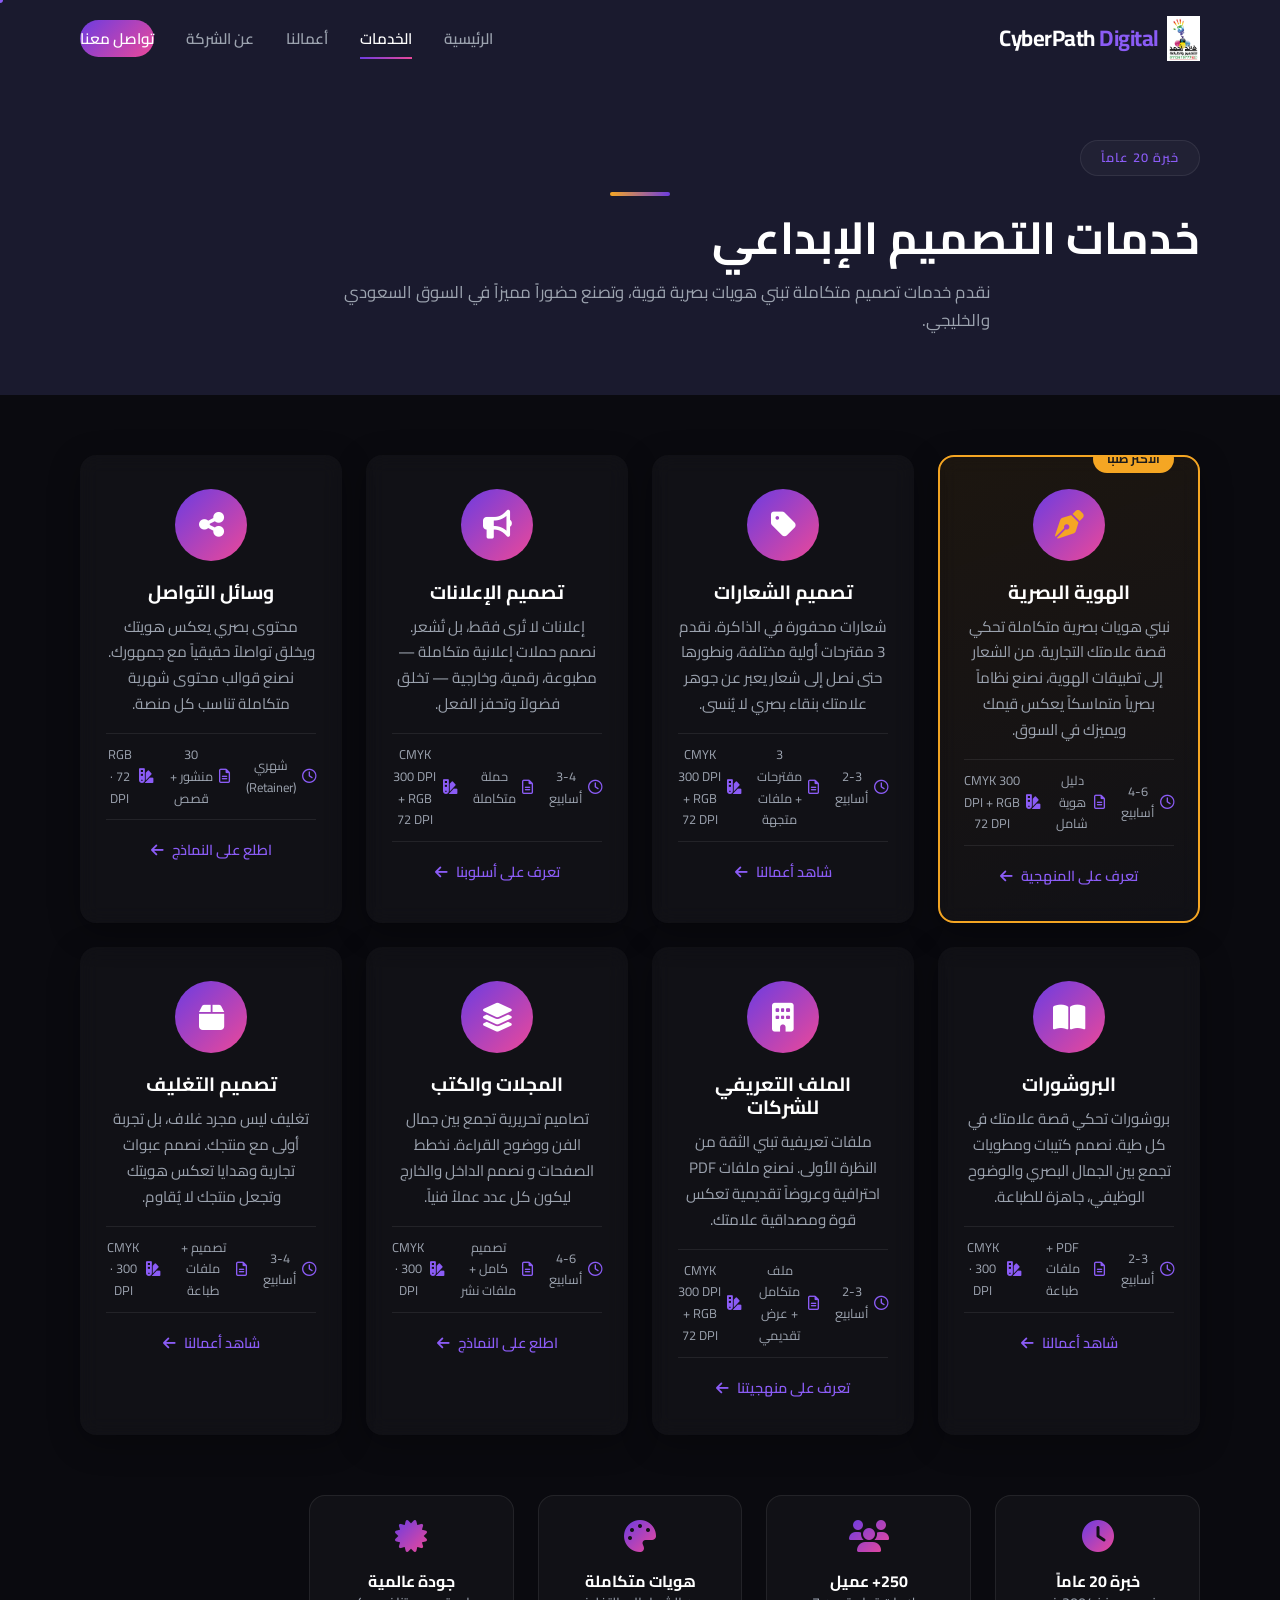
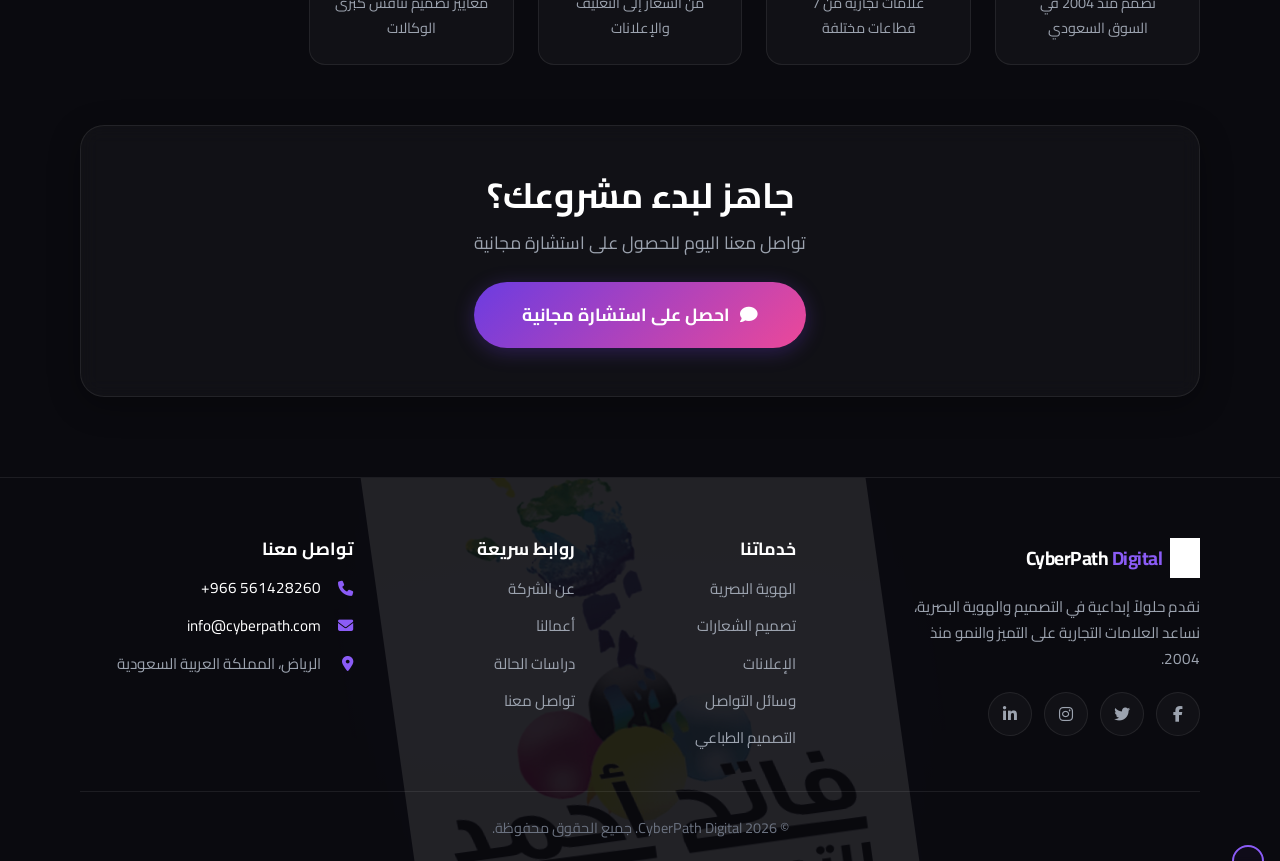
<file: services.html>
<!DOCTYPE html>
<html lang="ar" dir="rtl">
<head>
    <meta charset="UTF-8" />
    <meta name="viewport" content="width=device-width, initial-scale=1.0" />
    <title>خدمات التصميم الإبداعي | CyberPath Digital</title>
    <meta name="description" content="خدمات تصميم احترافية تشمل الهوية البصرية، الشعارات، الإعلانات، وسائل التواصل، التغليف، والتصميم الطباعي. خبرة 20 عاماً في السوق السعودي." />
    <link rel="canonical" href="https://cp-creative.vercel.app/services.html" />
    
    <!-- Open Graph -->
    <meta property="og:title" content="خدمات التصميم الإبداعي | CyberPath Digital" />
    <meta property="og:description" content="خدمات تصميم احترافية تشمل الهوية البصرية، الشعارات، الإعلانات، وسائل التواصل، التغليف، والتصميم الطباعي." />
    <meta property="og:type" content="website" />
    <meta property="og:url" content="https://cp-creative.vercel.app/services.html" />
    <meta property="og:image" content="https://cp-creative.vercel.app/assets/images/og-default.png" />
    <meta property="og:image:width" content="1200" />
    <meta property="og:image:height" content="630" />
    
    <!-- Twitter Card -->
    <meta name="twitter:card" content="summary_large_image" />
    <meta name="twitter:title" content="خدمات التصميم الإبداعي | CyberPath Digital" />
    
    <link rel="preconnect" href="https://fonts.googleapis.com" />
    <link rel="preconnect" href="https://fonts.gstatic.com" crossorigin />
    <link href="https://fonts.googleapis.com/css2?family=Cairo:wght@300;400;600;700;800&display=swap" rel="stylesheet" />
    <link rel="stylesheet" href="https://cdnjs.cloudflare.com/ajax/libs/font-awesome/6.5.0/css/all.min.css" />
    <link rel="stylesheet" href="css/style.css" />
    <link rel="stylesheet" href="css/enhancements.css" />
    <link rel="stylesheet" href="css/animations.css" />
    <link rel="stylesheet" href="css/responsive.css" />
    <link rel="manifest" href="manifest.json" />
    <link rel="icon" href="assets/icons/favicon.ico" type="image/x-icon" />
</head>
<body>
    <!-- ===== HEADER ===== -->
    <header class="header" role="banner">
        <nav class="navbar container" role="navigation" aria-label="القائمة الرئيسية">
            <div class="logo">
                <a href="index.html" class="logo-link">
                    <img src="assets/images/cplogo.png" alt="CyberPath Digital - الشعار الرئيسي" class="logo-image" />
                    <span class="logo-text">
                        CyberPath <span class="logo-accent">Digital</span>
                    </span>
                </a>
            </div>
            
            <button class="nav-toggle" aria-label="فتح القائمة" aria-expanded="false">
                <span class="hamburger"><span></span><span></span><span></span></span>
            </button>
            
            <ul class="nav-menu" role="menubar">
                <li role="none"><a href="index.html" role="menuitem">الرئيسية</a></li>
                <li role="none"><a href="services.html" role="menuitem" class="active">الخدمات</a></li>
                <li role="none"><a href="portfolio.html" role="menuitem">أعمالنا</a></li>
                <li role="none"><a href="about.html" role="menuitem">عن الشركة</a></li>
                <li role="none"><a href="contact.html" role="menuitem" class="nav-cta">تواصل معنا</a></li>
            </ul>
        </nav>
    </header>

    <main>
        <!-- ===== PAGE HEADER ===== -->
        <section class="page-header" style="padding:140px 0 60px;background:var(--bg-secondary);">
            <div class="container">
                <span class="section-tag">خبرة 20 عاماً</span>
                <h1 class="section-title">خدمات التصميم الإبداعي</h1>
                <p class="section-description" style="max-width:700px;">
                    نقدم خدمات تصميم متكاملة تبني هويات بصرية قوية، وتصنع حضوراً مميزاً في السوق السعودي والخليجي.
                </p>
            </div>
        </section>

        <!-- ===== SERVICES SECTION ===== -->
        <section style="padding:60px 0 40px;">
            <div class="container">
                <div class="services-grid">
                    
                    <!-- 1. Brand Identity -->
                    <div class="service-card glass-card">
                        <div class="service-icon"><i class="fas fa-pen-nib"></i></div>
                        <h3>الهوية البصرية</h3>
                        <p>
                            نبني هويات بصرية متكاملة تحكي قصة علامتك التجارية. من الشعار إلى تطبيقات الهوية، 
                            نصنع نظاماً بصرياً متماسكاً يعكس قيمك ويميزك في السوق.
                        </p>
                        <div class="service-meta">
                            <span class="meta-item"><i class="far fa-clock"></i> 4-6 أسابيع</span>
                            <span class="meta-item"><i class="far fa-file-alt"></i> دليل هوية شامل</span>
                        
                            <span class="meta-item"><i class="fas fa-swatchbook"></i> CMYK 300 DPI + RGB 72 DPI</span>
                        </div>
                        <a href="branding.html" class="service-link">تعرف على المنهجية <i class="fas fa-arrow-left"></i></a>
                    </div>
                    
                    <!-- 2. Logo Design -->
                    <div class="service-card glass-card">
                        <div class="service-icon"><i class="fas fa-tag"></i></div>
                        <h3>تصميم الشعارات</h3>
                        <p>
                            شعارات محفورة في الذاكرة. نقدم 3 مقترحات أولية مختلفة، ونطورها حتى نصل إلى شعار 
                            يعبر عن جوهر علامتك بنقاء بصري لا يُنسى.
                        </p>
                        <div class="service-meta">
                            <span class="meta-item"><i class="far fa-clock"></i> 2-3 أسابيع</span>
                            <span class="meta-item"><i class="far fa-file-alt"></i> 3 مقترحات + ملفات متجهة</span>
                        
                            <span class="meta-item"><i class="fas fa-swatchbook"></i> CMYK 300 DPI + RGB 72 DPI</span>
                        </div>
                        <a href="branding.html" class="service-link">شاهد أعمالنا <i class="fas fa-arrow-left"></i></a>
                    </div>
                    
                    <!-- 3. Advertising -->
                    <div class="service-card glass-card">
                        <div class="service-icon"><i class="fas fa-bullhorn"></i></div>
                        <h3>تصميم الإعلانات</h3>
                        <p>
                            إعلانات لا تُرى فقط، بل تُشعر. نصمم حملات إعلانية متكاملة — مطبوعة، رقمية، وخارجية — 
                            تخلق فضولاً وتحفز الفعل.
                        </p>
                        <div class="service-meta">
                            <span class="meta-item"><i class="far fa-clock"></i> 3-4 أسابيع</span>
                            <span class="meta-item"><i class="far fa-file-alt"></i> حملة متكاملة</span>
                        
                            <span class="meta-item"><i class="fas fa-swatchbook"></i> CMYK 300 DPI + RGB 72 DPI</span>
                        </div>
                        <a href="advertising.html" class="service-link">تعرف على أسلوبنا <i class="fas fa-arrow-left"></i></a>
                    </div>
                    
                    <!-- 4. Social Media -->
                    <div class="service-card glass-card">
                        <div class="service-icon"><i class="fas fa-share-alt"></i></div>
                        <h3>وسائل التواصل</h3>
                        <p>
                            محتوى بصري يعكس هويتك ويخلق تواصلاً حقيقياً مع جمهورك. نصنع قوالب محتوى شهرية 
                            متكاملة تناسب كل منصة.
                        </p>
                        <div class="service-meta">
                            <span class="meta-item"><i class="far fa-clock"></i> شهري (Retainer)</span>
                            <span class="meta-item"><i class="far fa-file-alt"></i> 30 منشور + قصص</span>
                        
                            <span class="meta-item"><i class="fas fa-swatchbook"></i> RGB · 72 DPI</span>
                        </div>
                        <a href="social-media-design.html" class="service-link">اطلع على النماذج <i class="fas fa-arrow-left"></i></a>
                    </div>
                    
                    <!-- 5. Brochures -->
                    <div class="service-card glass-card">
                        <div class="service-icon"><i class="fas fa-book-open"></i></div>
                        <h3>البروشورات</h3>
                        <p>
                            بروشورات تحكي قصة علامتك في كل طية. نصمم كتيبات ومطويات تجمع بين الجمال البصري 
                            والوضوح الوظيفي، جاهزة للطباعة.
                        </p>
                        <div class="service-meta">
                            <span class="meta-item"><i class="far fa-clock"></i> 2-3 أسابيع</span>
                            <span class="meta-item"><i class="far fa-file-alt"></i> PDF + ملفات طباعة</span>
                        
                            <span class="meta-item"><i class="fas fa-swatchbook"></i> CMYK · 300 DPI</span>
                        </div>
                        <a href="print-design.html" class="service-link">شاهد أعمالنا <i class="fas fa-arrow-left"></i></a>
                    </div>
                    
                    <!-- 6. Corporate Profile -->
                    <div class="service-card glass-card">
                        <div class="service-icon"><i class="fas fa-building"></i></div>
                        <h3>الملف التعريفي للشركات</h3>
                        <p>
                            ملفات تعريفية تبني الثقة من النظرة الأولى. نصنع ملفات PDF احترافية وعروضاً تقديمية 
                            تعكس قوة ومصداقية علامتك.
                        </p>
                        <div class="service-meta">
                            <span class="meta-item"><i class="far fa-clock"></i> 2-3 أسابيع</span>
                            <span class="meta-item"><i class="far fa-file-alt"></i> ملف متكامل + عرض تقديمي</span>
                        
                            <span class="meta-item"><i class="fas fa-swatchbook"></i> CMYK 300 DPI + RGB 72 DPI</span>
                        </div>
                        <a href="print-design.html" class="service-link">تعرف على منهجيتنا <i class="fas fa-arrow-left"></i></a>
                    </div>
                    
                    <!-- 7. Magazines & Books -->
                    <div class="service-card glass-card">
                        <div class="service-icon"><i class="fas fa-layer-group"></i></div>
                        <h3>المجلات والكتب</h3>
                        <p>
                            تصاميم تحريرية تجمع بين جمال الفن ووضوح القراءة. نخطط الصفحات و نصمم الداخل والخارج 
                            ليكون كل عدد عملاً فنياً.
                        </p>
                        <div class="service-meta">
                            <span class="meta-item"><i class="far fa-clock"></i> 4-6 أسابيع</span>
                            <span class="meta-item"><i class="far fa-file-alt"></i> تصميم كامل + ملفات نشر</span>
                        
                            <span class="meta-item"><i class="fas fa-swatchbook"></i> CMYK · 300 DPI</span>
                        </div>
                        <a href="print-design.html" class="service-link">اطلع على النماذج <i class="fas fa-arrow-left"></i></a>
                    </div>
                    
                    <!-- 8. Packaging -->
                    <div class="service-card glass-card">
                        <div class="service-icon"><i class="fas fa-box"></i></div>
                        <h3>تصميم التغليف</h3>
                        <p>
                            تغليف ليس مجرد غلاف، بل تجربة أولى مع منتجك. نصمم عبوات تجارية وهدايا تعكس هويتك 
                            وتجعل منتجك لا يُقاوم.
                        </p>
                        <div class="service-meta">
                            <span class="meta-item"><i class="far fa-clock"></i> 3-4 أسابيع</span>
                            <span class="meta-item"><i class="far fa-file-alt"></i> تصميم + ملفات طباعة</span>
                        
                            <span class="meta-item"><i class="fas fa-swatchbook"></i> CMYK · 300 DPI</span>
                        </div>
                        <a href="print-design.html" class="service-link">شاهد أعمالنا <i class="fas fa-arrow-left"></i></a>
                    </div>
                    
                </div>
            </div>
        </section>

        <!-- ===== WHY CHOOSE US (مختصر) ===== -->
        <section style="padding:20px 0 40px;">
            <div class="container">
                <div class="why-grid" style="grid-template-columns: repeat(auto-fill, minmax(200px, 1fr));">
                    <div class="why-item" style="text-align:center;">
                        <i class="fas fa-clock" style="font-size:2rem;color:var(--color-primary-light);"></i>
                        <h4 style="margin-top:8px;">خبرة 20 عاماً</h4>
                        <p style="font-size:0.9rem;">نصمم منذ 2004 في السوق السعودي</p>
                    </div>
                    <div class="why-item" style="text-align:center;">
                        <i class="fas fa-users" style="font-size:2rem;color:var(--color-primary-light);"></i>
                        <h4 style="margin-top:8px;">250+ عميل</h4>
                        <p style="font-size:0.9rem;">علامات تجارية من 7 قطاعات مختلفة</p>
                    </div>
                    <div class="why-item" style="text-align:center;">
                        <i class="fas fa-palette" style="font-size:2rem;color:var(--color-primary-light);"></i>
                        <h4 style="margin-top:8px;">هويات متكاملة</h4>
                        <p style="font-size:0.9rem;">من الشعار إلى التغليف والإعلانات</p>
                    </div>
                    <div class="why-item" style="text-align:center;">
                        <i class="fas fa-certificate" style="font-size:2rem;color:var(--color-primary-light);"></i>
                        <h4 style="margin-top:8px;">جودة عالمية</h4>
                        <p style="font-size:0.9rem;">معايير تصميم تنافس كبرى الوكالات</p>
                    </div>
                </div>
            </div>
        </section>

        <!-- ===== CTA ===== -->
        <section style="padding:20px 0 80px;">
            <div class="container">
                <div class="cta-content glass-card" style="padding:48px 32px;text-align:center;">
                    <h2 style="font-size:clamp(1.5rem, 3vw, 2.2rem);">جاهز لبدء مشروعك؟</h2>
                    <p style="color:var(--color-gray-light);font-size:1.1rem;margin:12px 0 24px;">
                        تواصل معنا اليوم للحصول على استشارة مجانية
                    </p>
                    <a href="contact.html" class="btn btn-primary btn-large">
                        <i class="fas fa-comment"></i> احصل على استشارة مجانية
                    </a>
                </div>
            </div>
        </section>
    </main>

    <!-- ===== FOOTER ===== -->
    <footer class="footer" role="contentinfo">
        <div class="footer-watermark-single" aria-hidden="true">
            <img src="assets/images/cplogo.png" alt="CyberPath Digital Watermark" class="watermark-single" />
        </div>
        
        <div class="container footer-content">
            <div class="footer-grid">
                <div class="footer-brand">
                    <div class="logo">
                        <a href="index.html" class="logo-link">
                            <img src="assets/images/cplogo.png" alt="CyberPath Digital" class="logo-image footer-logo" />
                            <span class="logo-text">
                                CyberPath <span class="logo-accent">Digital</span>
                            </span>
                        </a>
                    </div>
                    <p>نقدم حلولاً إبداعية في التصميم والهوية البصرية، نساعد العلامات التجارية على التميز والنمو منذ 2004.</p>
                    <div class="social-links">
                        <a href="#" aria-label="فيسبوك"><i class="fab fa-facebook-f"></i></a>
                        <a href="#" aria-label="تويتر"><i class="fab fa-twitter"></i></a>
                        <a href="#" aria-label="انستغرام"><i class="fab fa-instagram"></i></a>
                        <a href="#" aria-label="لينكدإن"><i class="fab fa-linkedin-in"></i></a>
                    </div>
                </div>
                
                <div class="footer-links">
                    <h4>خدماتنا</h4>
                    <ul>
                        <li><a href="branding.html">الهوية البصرية</a></li>
                        <li><a href="branding.html">تصميم الشعارات</a></li>
                        <li><a href="advertising.html">الإعلانات</a></li>
                        <li><a href="social-media-design.html">وسائل التواصل</a></li>
                        <li><a href="print-design.html">التصميم الطباعي</a></li>
                    </ul>
                </div>
                
                <div class="footer-links">
                    <h4>روابط سريعة</h4>
                    <ul>
                        <li><a href="about.html">عن الشركة</a></li>
                        <li><a href="portfolio.html">أعمالنا</a></li>
                        <li><a href="case-studies.html">دراسات الحالة</a></li>
                        <li><a href="contact.html">تواصل معنا</a></li>
                    </ul>
                </div>
                
                <div class="footer-contact">
                    <h4>تواصل معنا</h4>
                    <ul>
                        <li><i class="fas fa-phone"></i> <a href="tel:+966561428260" dir="ltr">‎+966 561428260</a></li>
                        <li><i class="fas fa-envelope"></i> <a href="mailto:info@cyberpath.com">info@cyberpath.com</a></li>
                        <li><i class="fas fa-map-marker-alt"></i> الرياض، المملكة العربية السعودية</li>
                    </ul>
                </div>
            </div>
            
            <div class="footer-bottom">
                <p>&copy; 2026 CyberPath Digital. جميع الحقوق محفوظة.</p>
            </div>
        </div>
    </footer>

    <script src="js/main.js"></script>

    <script type="application/ld+json">
    {
        "@context": "https://schema.org",
        "@type": "ItemList",
        "name": "خدماتنا",
        "itemListElement": [
            { "@type": "ListItem", "position": 1, "name": "الهوية البصرية", "url": "https://cp-creative.vercel.app/branding.html" },
            { "@type": "ListItem", "position": 2, "name": "تصميم الشعارات", "url": "https://cp-creative.vercel.app/branding.html" },
            { "@type": "ListItem", "position": 3, "name": "الإعلانات", "url": "https://cp-creative.vercel.app/advertising.html" },
            { "@type": "ListItem", "position": 4, "name": "وسائل التواصل", "url": "https://cp-creative.vercel.app/social-media-design.html" },
            { "@type": "ListItem", "position": 5, "name": "التصميم الطباعي", "url": "https://cp-creative.vercel.app/print-design.html" }
        ]
    }
    </script>
    <script type="application/ld+json">
    {
        "@context": "https://schema.org",
        "@type": "BreadcrumbList",
        "itemListElement": [
            { "@type": "ListItem", "position": 1, "name": "الرئيسية", "item": "https://cp-creative.vercel.app/" },
            { "@type": "ListItem", "position": 2, "name": "الخدمات" }
        ]
    }
    </script>
</body>
</html>
</file>
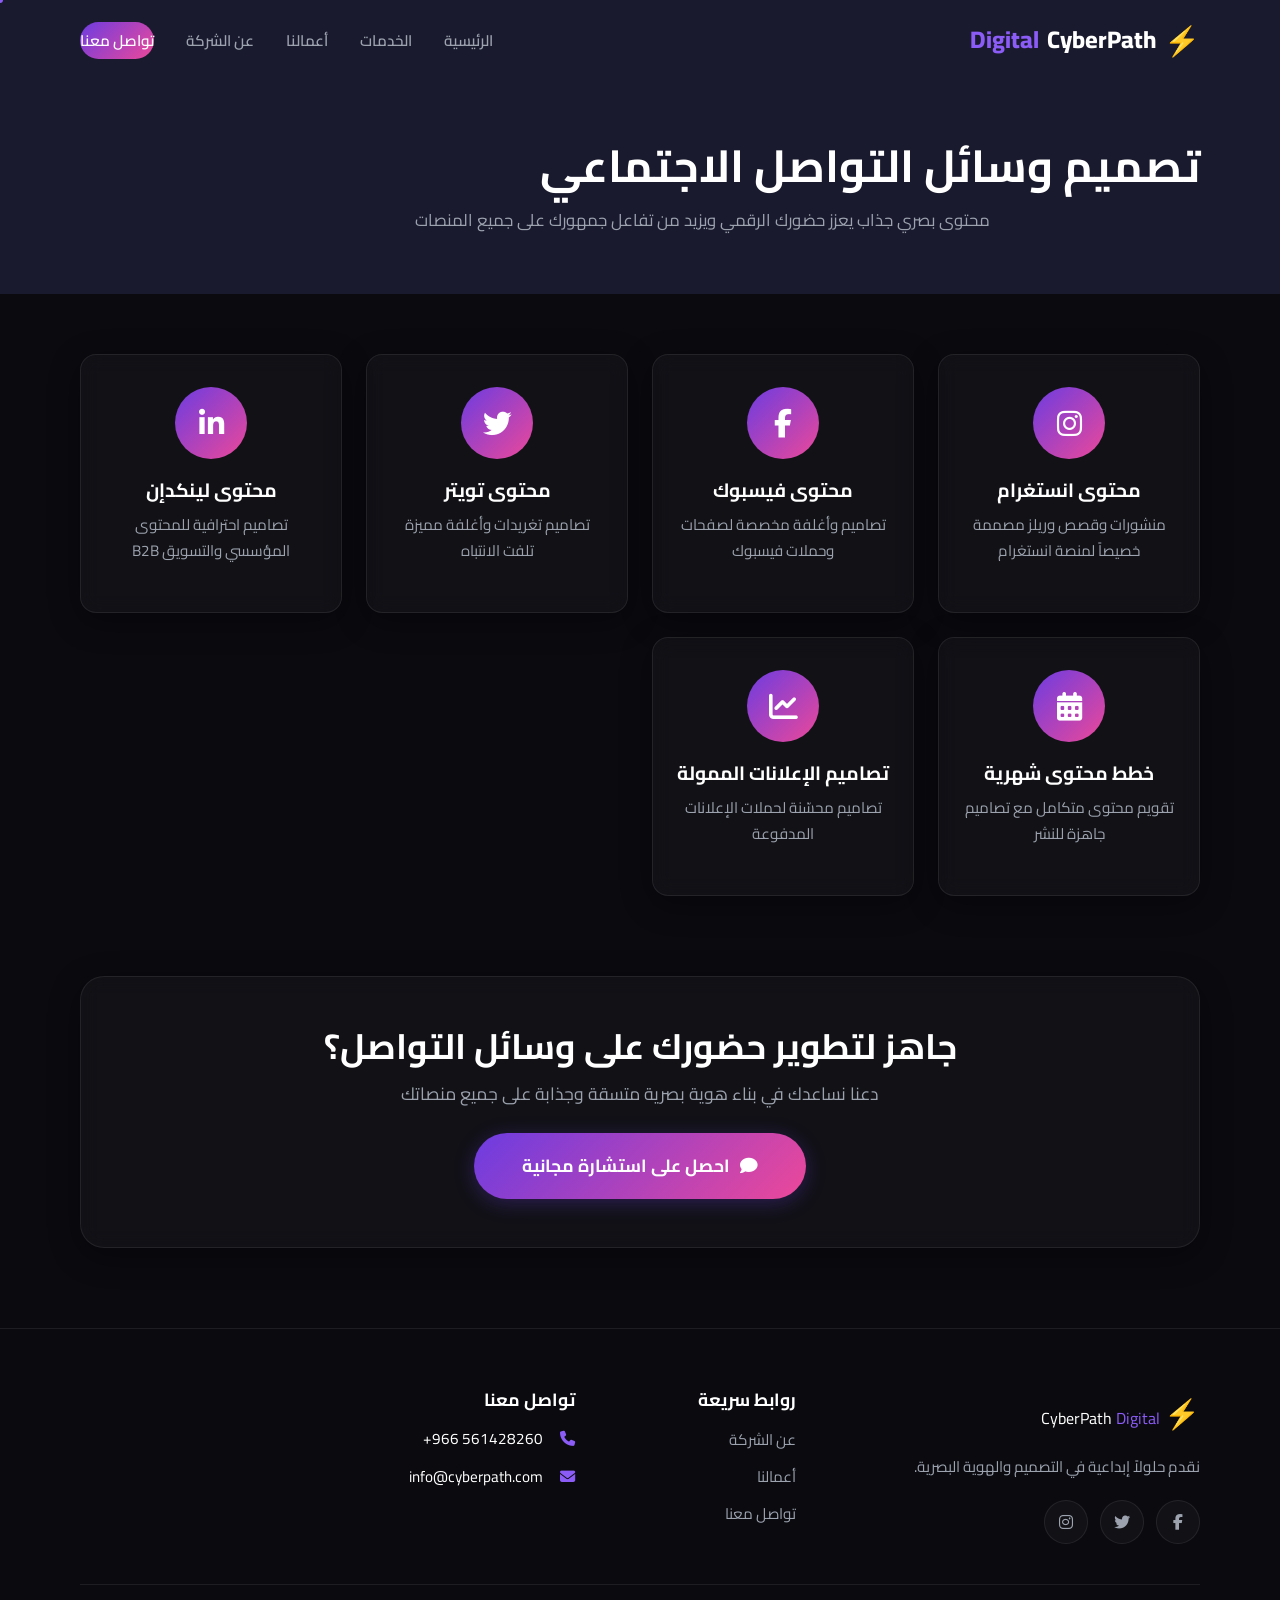
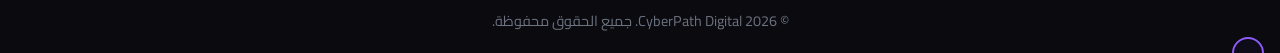
<file: social-media-design.html>
<!DOCTYPE html>
<html lang="ar" dir="rtl">
<head>
    <meta charset="UTF-8" />
    <meta name="viewport" content="width=device-width, initial-scale=1.0" />
    <title>تصميم وسائل التواصل الاجتماعي | CyberPath Digital</title>
    <meta name="description" content="تصاميم احترافية لمنصات التواصل الاجتماعي تعزز حضورك الرقمي وتزيد من تفاعل جمهورك." />
    <link rel="canonical" href="https://cp-creative.vercel.app/social-media-design.html" />

    <meta property="og:title" content="تصميم وسائل التواصل الاجتماعي | CyberPath Digital" />
    <meta property="og:description" content="تصاميم احترافية لمنصات التواصل الاجتماعي تعزز حضورك الرقمي وتزيد من تفاعل جمهورك." />
    <meta property="og:type" content="website" />
    <meta property="og:url" content="https://cp-creative.vercel.app/social-media-design.html" />
    <meta property="og:image" content="https://cp-creative.vercel.app/assets/images/og-default.png" />
    <meta property="og:image:width" content="1200" />
    <meta property="og:image:height" content="630" />
    <!-- Twitter Card -->
    <meta name="twitter:card" content="summary_large_image" />
    <meta name="twitter:title" content="تصميم وسائل التواصل الاجتماعي | CyberPath Digital" />
    <meta name="twitter:description" content="تصاميم احترافية لمنصات التواصل الاجتماعي تعزز حضورك الرقمي وتزيد من تفاعل جمهورك." />
    <meta name="twitter:image" content="https://cp-creative.vercel.app/assets/images/og-default.png" />

    <link rel="preconnect" href="https://fonts.googleapis.com" />
    <link rel="preconnect" href="https://fonts.gstatic.com" crossorigin />
    <link href="https://fonts.googleapis.com/css2?family=Cairo:wght@300;400;600;700;800&display=swap" rel="stylesheet" />
    <link rel="stylesheet" href="https://cdnjs.cloudflare.com/ajax/libs/font-awesome/6.5.0/css/all.min.css" />
    <link rel="stylesheet" href="css/style.css" />
    <link rel="stylesheet" href="css/animations.css" />
    <link rel="stylesheet" href="css/responsive.css" />
    <link rel="manifest" href="manifest.json" />
    <link rel="icon" href="assets/icons/favicon.ico" type="image/x-icon" />

    <script type="application/ld+json">
    {
        "@context": "https://schema.org",
        "@type": "Service",
        "name": "تصميم وسائل التواصل الاجتماعي",
        "description": "تصاميم احترافية لمنصات التواصل الاجتماعي تعزز حضورك الرقمي وتزيد من تفاعل جمهورك.",
        "provider": {
            "@type": "Organization",
            "name": "CyberPath Digital"
        }
    }
    </script>
</head>
<body>
    <header class="header" role="banner">
        <nav class="navbar container" role="navigation" aria-label="القائمة الرئيسية">
            <div class="logo">
                <a href="index.html">
                    <span class="logo-icon">⚡</span>
                    CyberPath <span class="logo-accent">Digital</span>
                </a>
            </div>
            <button class="nav-toggle" aria-label="فتح القائمة" aria-expanded="false">
                <span class="hamburger"><span></span><span></span><span></span></span>
            </button>
            <ul class="nav-menu" role="menubar">
                <li role="none"><a href="index.html" role="menuitem">الرئيسية</a></li>
                <li role="none"><a href="services.html" role="menuitem">الخدمات</a></li>
                <li role="none"><a href="portfolio.html" role="menuitem">أعمالنا</a></li>
                <li role="none"><a href="about.html" role="menuitem">عن الشركة</a></li>
                <li role="none"><a href="contact.html" role="menuitem" class="nav-cta">تواصل معنا</a></li>
            </ul>
        </nav>
    </header>

    <main>
        <section style="padding:140px 0 60px;background:var(--bg-secondary);">
            <div class="container">
                <h1 class="section-title">تصميم وسائل التواصل الاجتماعي</h1>
                <p class="section-description" style="max-width:700px;">محتوى بصري جذاب يعزز حضورك الرقمي ويزيد من تفاعل جمهورك على جميع المنصات</p>
            </div>
        </section>

        <section style="padding:60px 0;">
            <div class="container">
                <div class="services-grid">
                    <div class="service-card glass-card">
                        <div class="service-icon"><i class="fab fa-instagram"></i></div>
                        <h3>محتوى انستغرام</h3>
                        <p>منشورات وقصص وريلز مصممة خصيصاً لمنصة انستغرام</p>
                    </div>
                    <div class="service-card glass-card">
                        <div class="service-icon"><i class="fab fa-facebook-f"></i></div>
                        <h3>محتوى فيسبوك</h3>
                        <p>تصاميم وأغلفة مخصصة لصفحات وحملات فيسبوك</p>
                    </div>
                    <div class="service-card glass-card">
                        <div class="service-icon"><i class="fab fa-twitter"></i></div>
                        <h3>محتوى تويتر</h3>
                        <p>تصاميم تغريدات وأغلفة مميزة تلفت الانتباه</p>
                    </div>
                    <div class="service-card glass-card">
                        <div class="service-icon"><i class="fab fa-linkedin-in"></i></div>
                        <h3>محتوى لينكدإن</h3>
                        <p>تصاميم احترافية للمحتوى المؤسسي والتسويق B2B</p>
                    </div>
                    <div class="service-card glass-card">
                        <div class="service-icon"><i class="fas fa-calendar-days"></i></div>
                        <h3>خطط محتوى شهرية</h3>
                        <p>تقويم محتوى متكامل مع تصاميم جاهزة للنشر</p>
                    </div>
                    <div class="service-card glass-card">
                        <div class="service-icon"><i class="fas fa-chart-line"></i></div>
                        <h3>تصاميم الإعلانات الممولة</h3>
                        <p>تصاميم محسّنة لحملات الإعلانات المدفوعة</p>
                    </div>
                </div>
            </div>
        </section>

        <section style="padding:20px 0 80px;">
            <div class="container">
                <div class="cta-content glass-card" style="padding:48px 32px;text-align:center;">
                    <h2 style="font-size:clamp(1.5rem, 3vw, 2.2rem);">جاهز لتطوير حضورك على وسائل التواصل؟</h2>
                    <p style="color:var(--color-gray-light);font-size:1.1rem;margin:12px 0 24px;">
                        دعنا نساعدك في بناء هوية بصرية متسقة وجذابة على جميع منصاتك
                    </p>
                    <a href="contact.html" class="btn btn-primary btn-large">
                        <i class="fas fa-comment"></i> احصل على استشارة مجانية
                    </a>
                </div>
            </div>
        </section>
    </main>

    <footer class="footer" role="contentinfo">
        <div class="container">
            <div class="footer-grid">
                <div class="footer-brand">
                    <div class="logo">
                        <span class="logo-icon">⚡</span>
                        CyberPath <span class="logo-accent">Digital</span>
                    </div>
                    <p>نقدم حلولاً إبداعية في التصميم والهوية البصرية.</p>
                    <div class="social-links">
                        <a href="#" aria-label="فيسبوك"><i class="fab fa-facebook-f"></i></a>
                        <a href="#" aria-label="تويتر"><i class="fab fa-twitter"></i></a>
                        <a href="#" aria-label="انستغرام"><i class="fab fa-instagram"></i></a>
                    </div>
                </div>
                <div class="footer-links">
                    <h4>روابط سريعة</h4>
                    <ul>
                        <li><a href="about.html">عن الشركة</a></li>
                        <li><a href="portfolio.html">أعمالنا</a></li>
                        <li><a href="contact.html">تواصل معنا</a></li>
                    </ul>
                </div>
                <div class="footer-contact">
                    <h4>تواصل معنا</h4>
                    <ul>
                        <li><i class="fas fa-phone"></i> <a href="tel:+966561428260" dir="ltr">‎+966 561428260</a>
                        <li><i class="fas fa-envelope"></i> <a href="mailto:info@cyberpath.com">info@cyberpath.com</a></li>
                    </ul>
                </div>
            </div>
            <div class="footer-bottom">
                <p>&copy; 2026 CyberPath Digital. جميع الحقوق محفوظة.</p>
            </div>
        </div>
    </footer>

    <script src="js/main.js"></script>
</body>
</html>
</file>
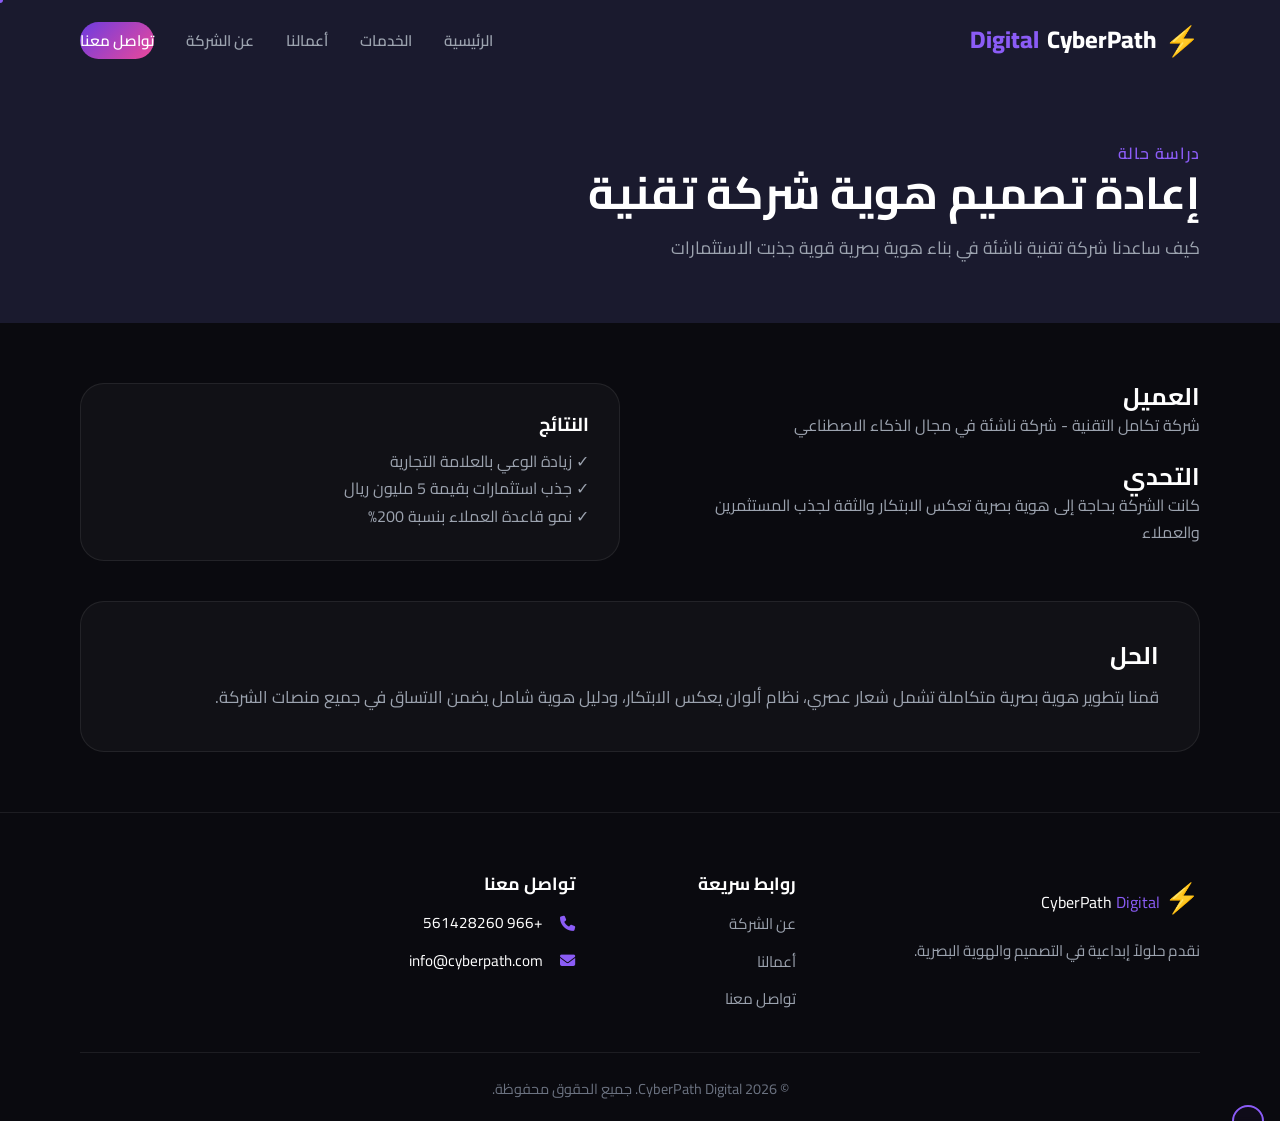
<file: case-studies/branding-project-1.html>
<!DOCTYPE html>
<html lang="ar" dir="rtl">
<head>
    <meta charset="UTF-8" />
    <meta name="viewport" content="width=device-width, initial-scale=1.0" />
    <title>دراسة حالة - إعادة تصميم هوية شركة تقنية | CyberPath Digital</title>
    <meta name="description" content="دراسة حالة متكاملة حول إعادة تصميم الهوية البصرية لشركة تقنية ناشئة." />
    <link rel="canonical" href="https://cp-creative.vercel.app/case-studies/branding-project-1.html" />

    <!-- Open Graph -->
    <meta property="og:title" content="دراسة حالة - إعادة تصميم هوية شركة تقنية | CyberPath Digital" />
    <meta property="og:description" content="كيف ساعدنا شركة تقنية ناشئة في بناء هوية بصرية قوية جذبت استثمارات بقيمة 5 مليون ريال." />
    <meta property="og:type" content="article" />
    <meta property="og:url" content="https://cp-creative.vercel.app/case-studies/branding-project-1.html" />
    <meta property="og:image" content="https://cp-creative.vercel.app/assets/images/og-default.png" />
    <meta property="og:image:width" content="1200" />
    <meta property="og:image:height" content="630" />

    <!-- Twitter Card -->
    <meta name="twitter:card" content="summary_large_image" />
    <meta name="twitter:title" content="إعادة تصميم هوية شركة تقنية - دراسة حالة" />
    <meta name="twitter:description" content="كيف ساعدنا شركة تقنية ناشئة في بناء هوية بصرية قوية جذبت استثمارات بقيمة 5 مليون ريال." />
    <meta name="twitter:image" content="https://cp-creative.vercel.app/assets/images/og-default.png" />
    
    <link rel="preconnect" href="https://fonts.googleapis.com" />
    <link rel="preconnect" href="https://fonts.gstatic.com" crossorigin />
    <link href="https://fonts.googleapis.com/css2?family=Cairo:wght@300;400;600;700;800&display=swap" rel="stylesheet" />
    <link rel="stylesheet" href="https://cdnjs.cloudflare.com/ajax/libs/font-awesome/6.5.0/css/all.min.css" />
    <link rel="stylesheet" href="../css/style.css" />
    <link rel="stylesheet" href="../css/animations.css" />
    <link rel="stylesheet" href="../css/responsive.css" />
    <link rel="manifest" href="../manifest.json" />
    <link rel="icon" href="../assets/icons/favicon.ico" type="image/x-icon" />
</head>
<body>
    <header class="header" role="banner">
        <nav class="navbar container" role="navigation" aria-label="القائمة الرئيسية">
            <div class="logo">
                <a href="../index.html">
                    <span class="logo-icon">⚡</span>
                    CyberPath <span class="logo-accent">Digital</span>
                </a>
            </div>
            <button class="nav-toggle" aria-label="فتح القائمة" aria-expanded="false">
                <span class="hamburger"><span></span><span></span><span></span></span>
            </button>
            <ul class="nav-menu" role="menubar">
                <li role="none"><a href="../index.html" role="menuitem">الرئيسية</a></li>
                <li role="none"><a href="../services.html" role="menuitem">الخدمات</a></li>
                <li role="none"><a href="../portfolio.html" role="menuitem">أعمالنا</a></li>
                <li role="none"><a href="../about.html" role="menuitem">عن الشركة</a></li>
                <li role="none"><a href="../contact.html" role="menuitem" class="nav-cta">تواصل معنا</a></li>
            </ul>
        </nav>
    </header>

    <main>
        <section style="padding:140px 0 60px;background:var(--bg-secondary);">
            <div class="container">
                <span style="color:var(--color-primary-light);font-weight:600;text-transform:uppercase;letter-spacing:1px;">دراسة حالة</span>
                <h1 class="section-title">إعادة تصميم هوية شركة تقنية</h1>
                <p style="color:var(--color-gray-light);font-size:1.1rem;max-width:700px;">كيف ساعدنا شركة تقنية ناشئة في بناء هوية بصرية قوية جذبت الاستثمارات</p>
            </div>
        </section>

        <section style="padding:60px 0;">
            <div class="container">
                <div style="display:grid;grid-template-columns:1fr 1fr;gap:40px;margin-bottom:40px;">
                    <div>
                        <h2>العميل</h2>
                        <p style="color:var(--color-gray-light);">شركة تكامل التقنية - شركة ناشئة في مجال الذكاء الاصطناعي</p>
                        <h2 style="margin-top:24px;">التحدي</h2>
                        <p style="color:var(--color-gray-light);">كانت الشركة بحاجة إلى هوية بصرية تعكس الابتكار والثقة لجذب المستثمرين والعملاء</p>
                    </div>
                    <div style="background:var(--glass-bg);border-radius:var(--radius-lg);padding:30px;border:1px solid var(--glass-border);">
                        <h3>النتائج</h3>
                        <ul style="color:var(--color-gray-light);margin-top:12px;">
                            <li>✓ زيادة الوعي بالعلامة التجارية</li>
                            <li>✓ جذب استثمارات بقيمة 5 مليون ريال</li>
                            <li>✓ نمو قاعدة العملاء بنسبة 200%</li>
                        </ul>
                    </div>
                </div>

                <div style="background:var(--glass-bg);border-radius:var(--radius-lg);padding:40px;border:1px solid var(--glass-border);">
                    <h2>الحل</h2>
                    <p style="color:var(--color-gray-light);font-size:1.05rem;margin-top:12px;">
                        قمنا بتطوير هوية بصرية متكاملة تشمل شعار عصري، نظام ألوان يعكس الابتكار، ودليل هوية شامل يضمن الاتساق في جميع منصات الشركة.
                    </p>
                </div>
            </div>
        </section>
    </main>

    <footer class="footer" role="contentinfo">
        <div class="container">
            <div class="footer-grid">
                <div class="footer-brand">
                    <div class="logo">
                        <span class="logo-icon">⚡</span>
                        CyberPath <span class="logo-accent">Digital</span>
                    </div>
                    <p>نقدم حلولاً إبداعية في التصميم والهوية البصرية.</p>
                </div>
                <div class="footer-links">
                    <h4>روابط سريعة</h4>
                    <ul>
                        <li><a href="../about.html">عن الشركة</a></li>
                        <li><a href="../portfolio.html">أعمالنا</a></li>
                        <li><a href="../contact.html">تواصل معنا</a></li>
                    </ul>
                </div>
                <div class="footer-contact">
                    <h4>تواصل معنا</h4>
                    <ul>
                        <li><i class="fas fa-phone"></i> <a href="tel:+966561428260">+966 561428260</a></li>
                        <li><i class="fas fa-envelope"></i> <a href="mailto:info@cyberpath.com">info@cyberpath.com</a></li>
                    </ul>
                </div>
            </div>
            <div class="footer-bottom">
                <p>&copy; 2026 CyberPath Digital. جميع الحقوق محفوظة.</p>
            </div>
        </div>
    </footer>

    <script src="../js/main.js"></script>

    <script type="application/ld+json">
    {
        "@context": "https://schema.org",
        "@type": "Article",
        "headline": "إعادة تصميم هوية شركة تقنية - دراسة حالة",
        "description": "كيف ساعدنا شركة تقنية ناشئة في بناء هوية بصرية قوية جذبت استثمارات بقيمة 5 مليون ريال.",
        "author": { "@type": "Organization", "name": "CyberPath Digital" },
        "publisher": { "@type": "Organization", "name": "CyberPath Digital" },
        "datePublished": "2026-06-20",
        "mainEntityOfPage": {
            "@type": "WebPage",
            "@id": "https://cp-creative.vercel.app/case-studies/branding-project-1.html"
        }
    }
    </script>

    <script type="application/ld+json">
    {
        "@context": "https://schema.org",
        "@type": "BreadcrumbList",
        "itemListElement": [
            { "@type": "ListItem", "position": 1, "name": "الرئيسية", "item": "https://cp-creative.vercel.app/" },
            { "@type": "ListItem", "position": 2, "name": "دراسات الحالة", "item": "https://cp-creative.vercel.app/case-studies.html" },
            { "@type": "ListItem", "position": 3, "name": "إعادة تصميم هوية شركة تقنية" }
        ]
    }
    </script>
</body>
</html>
</file>
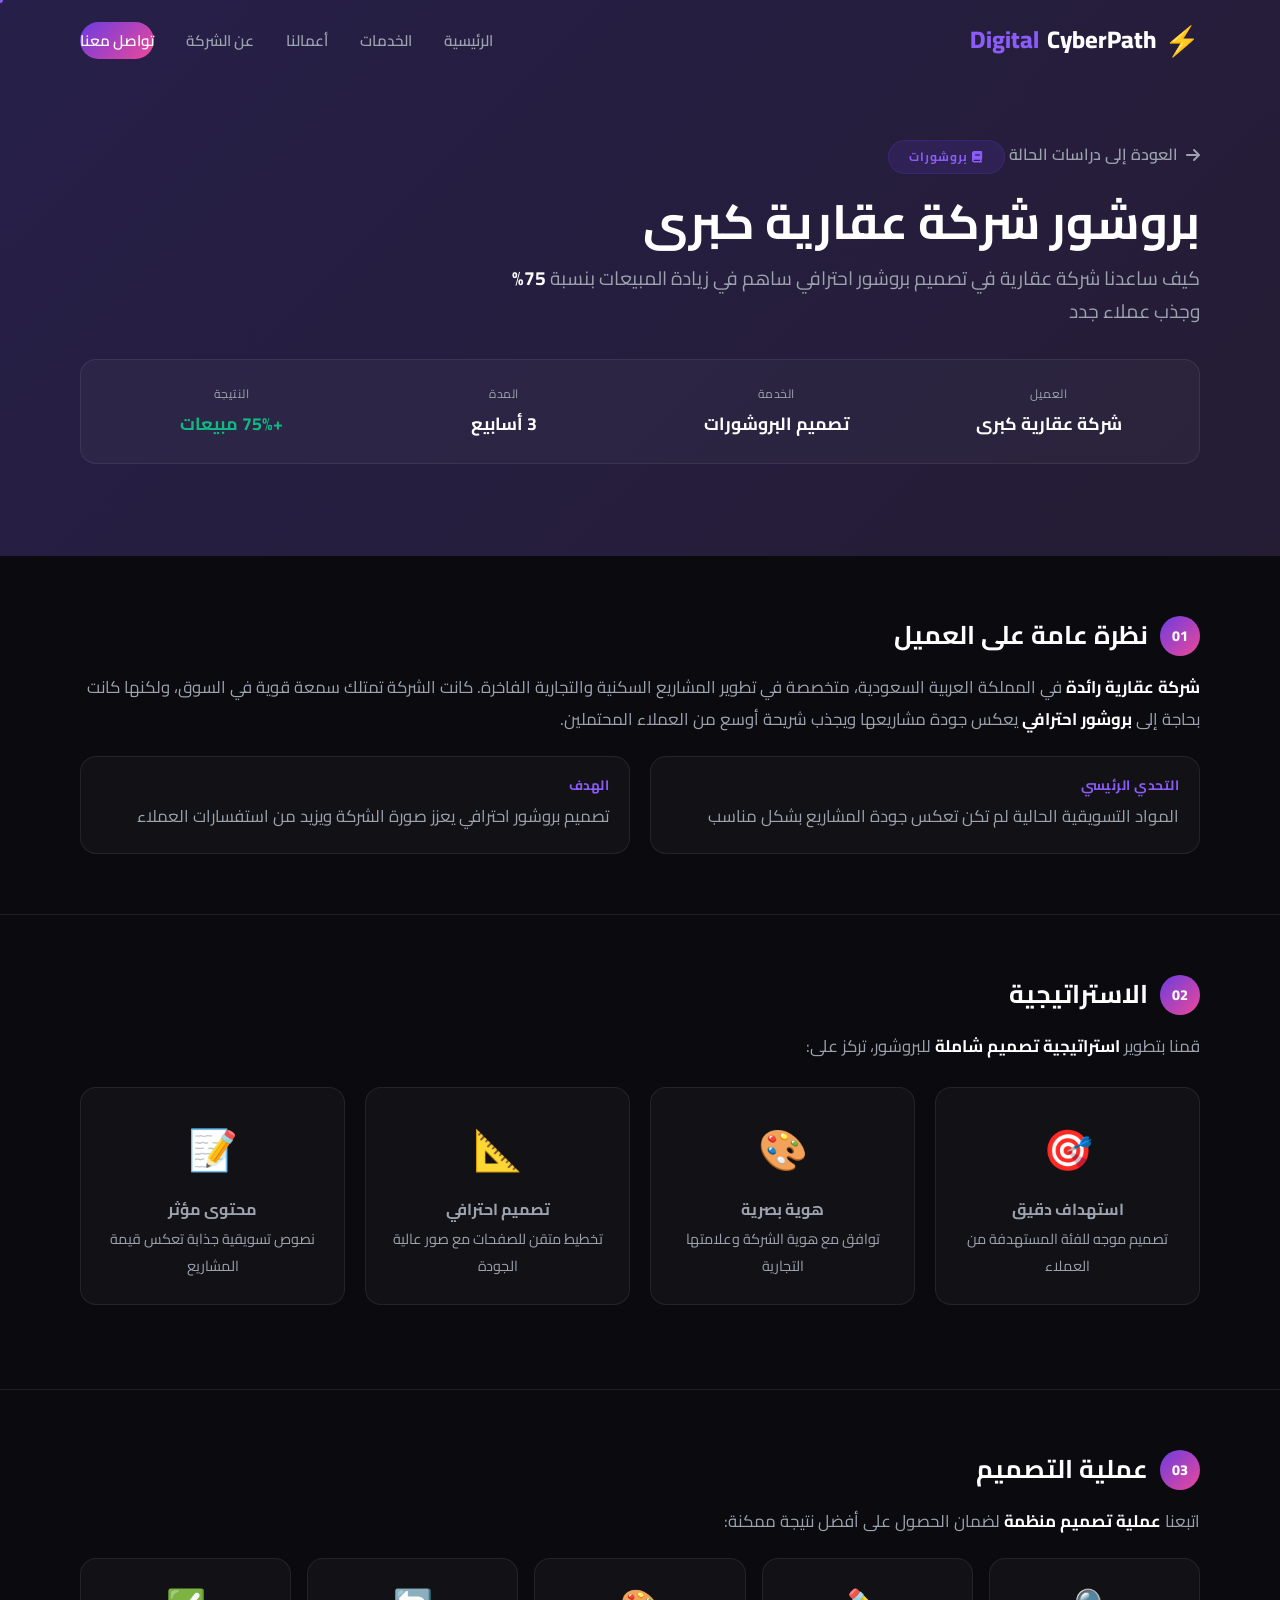
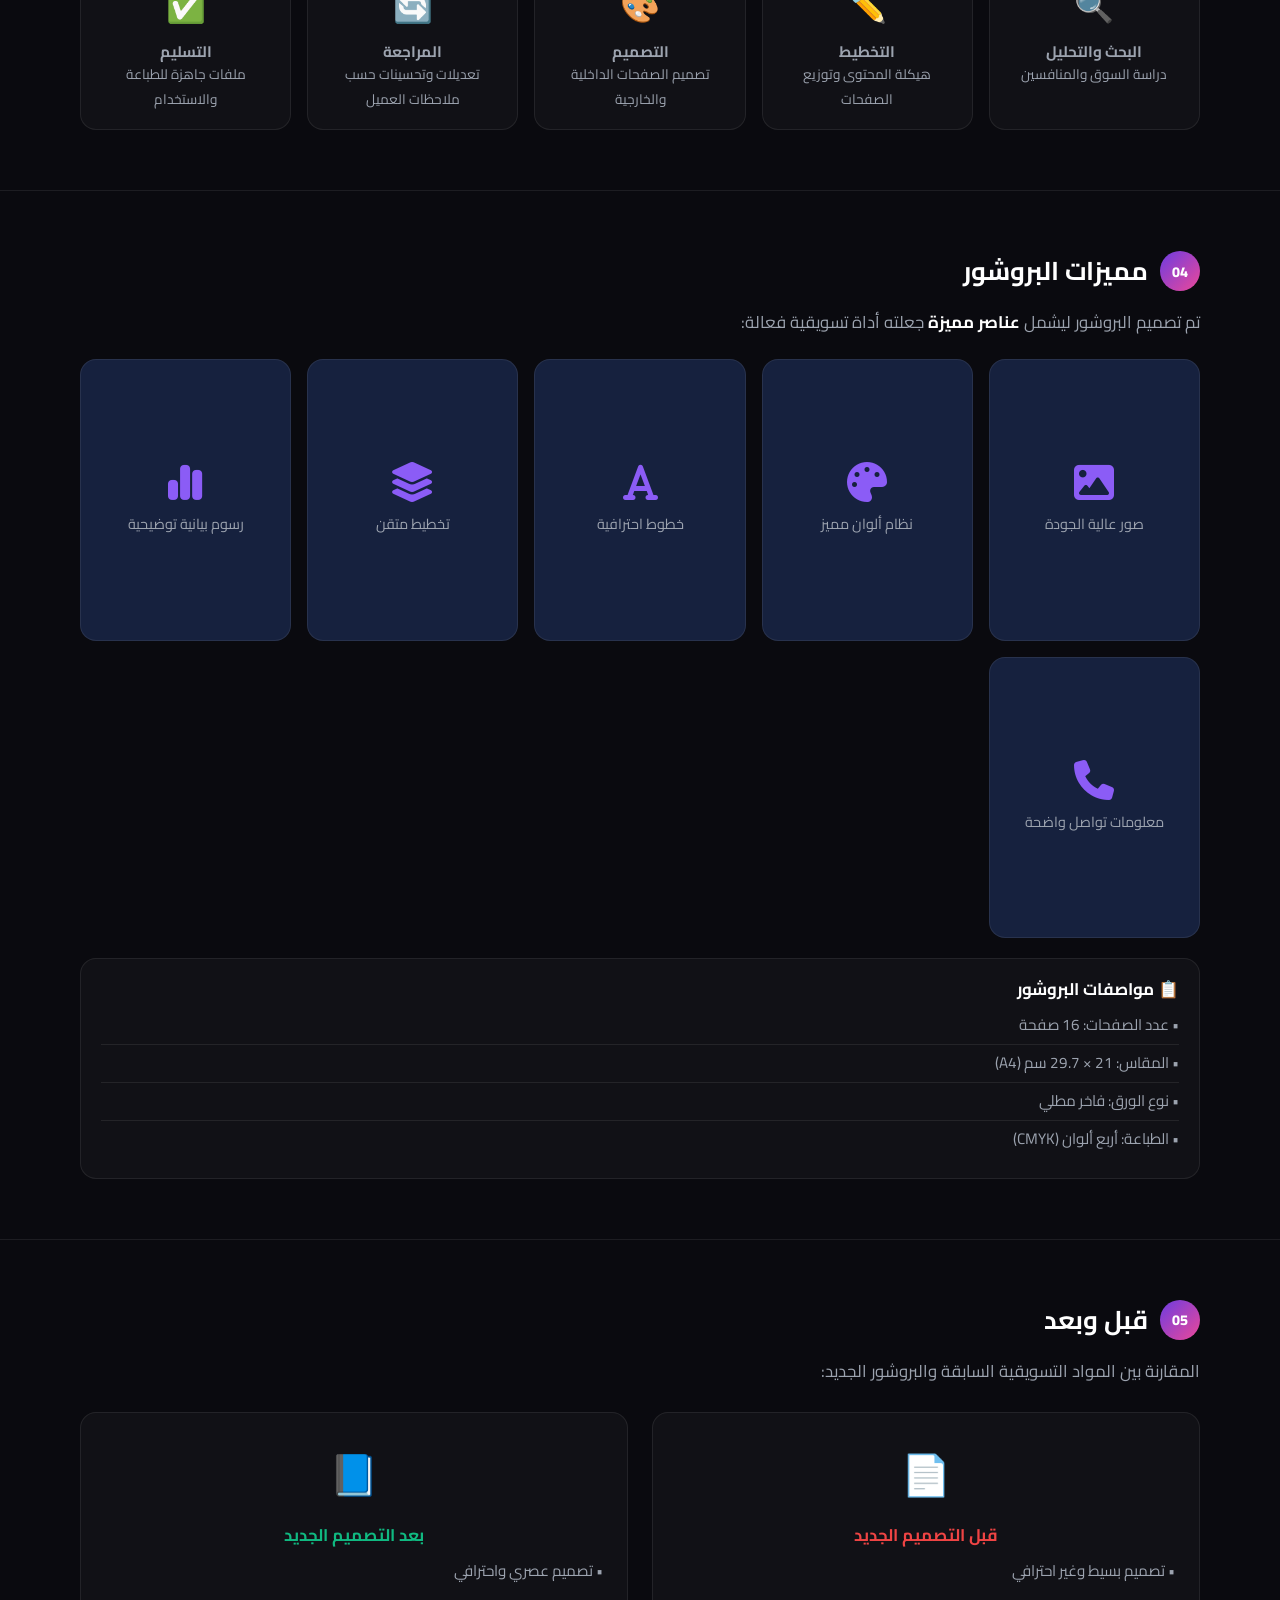
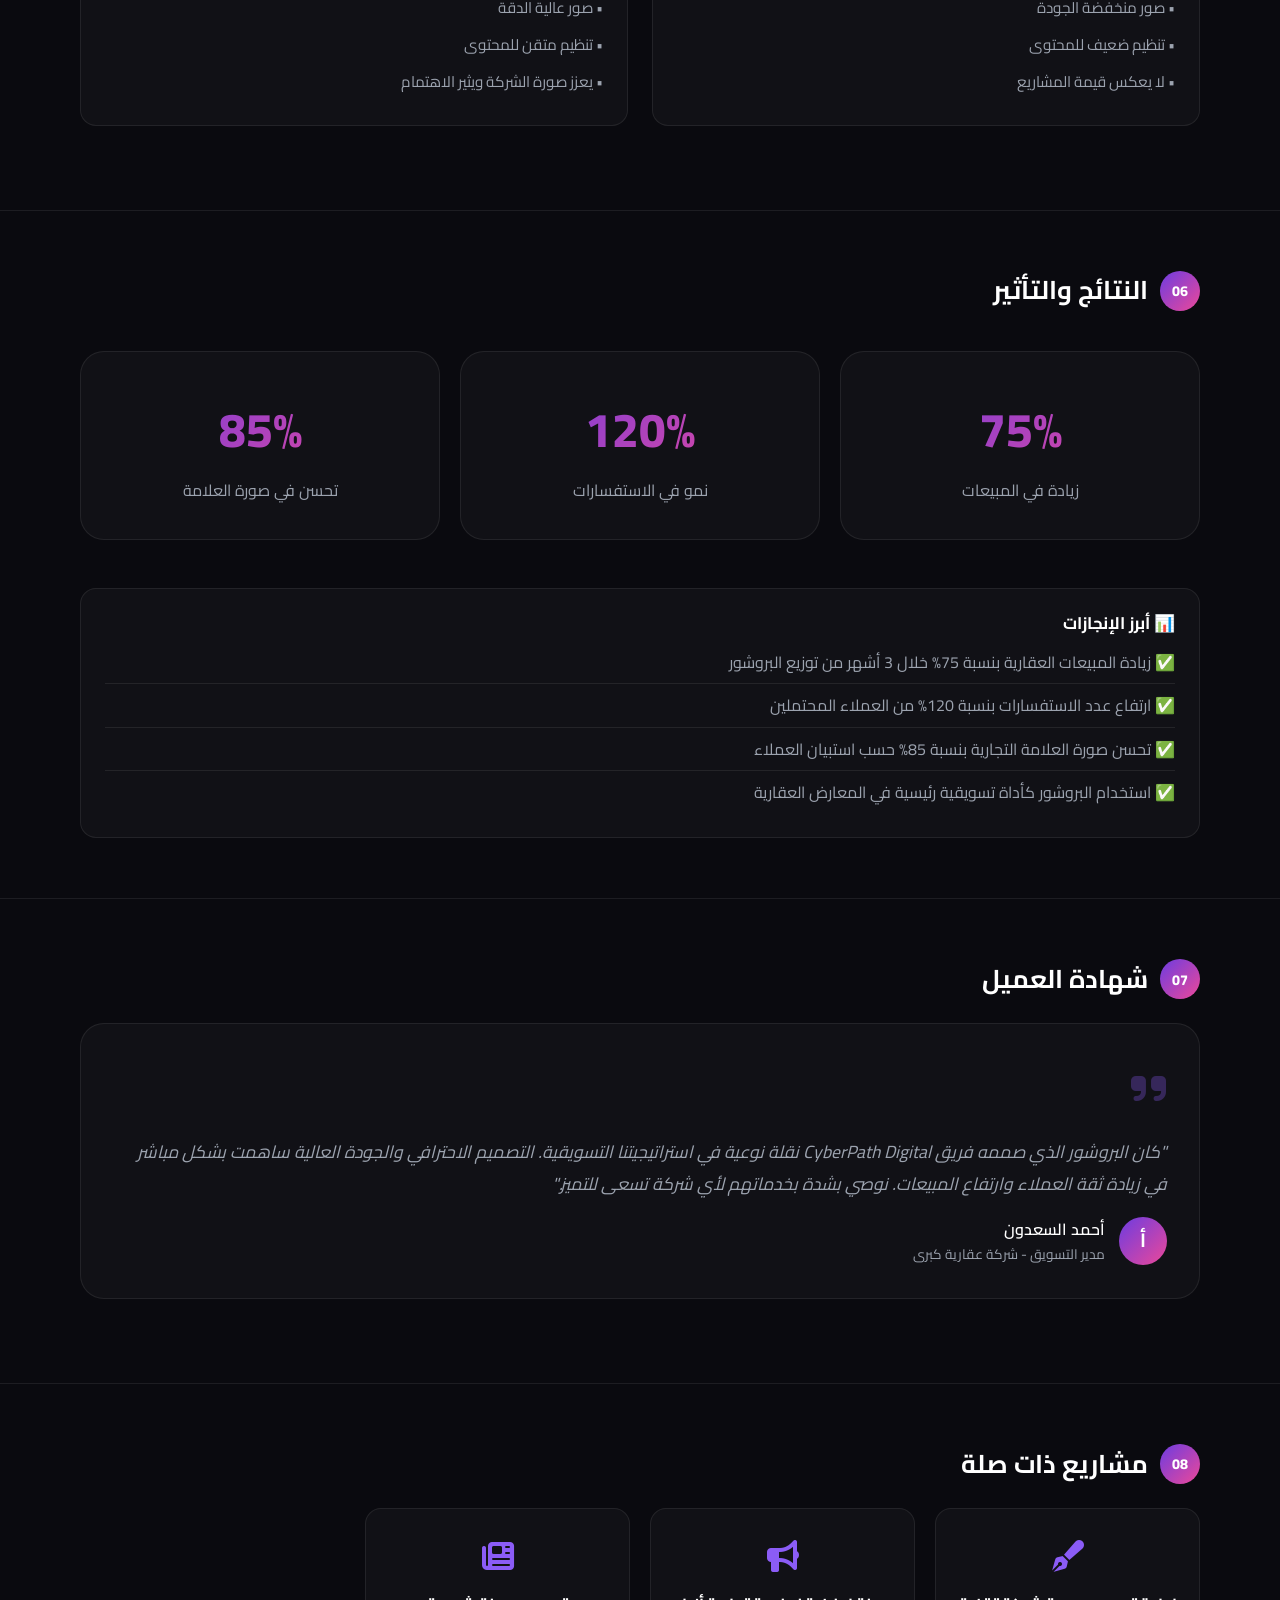
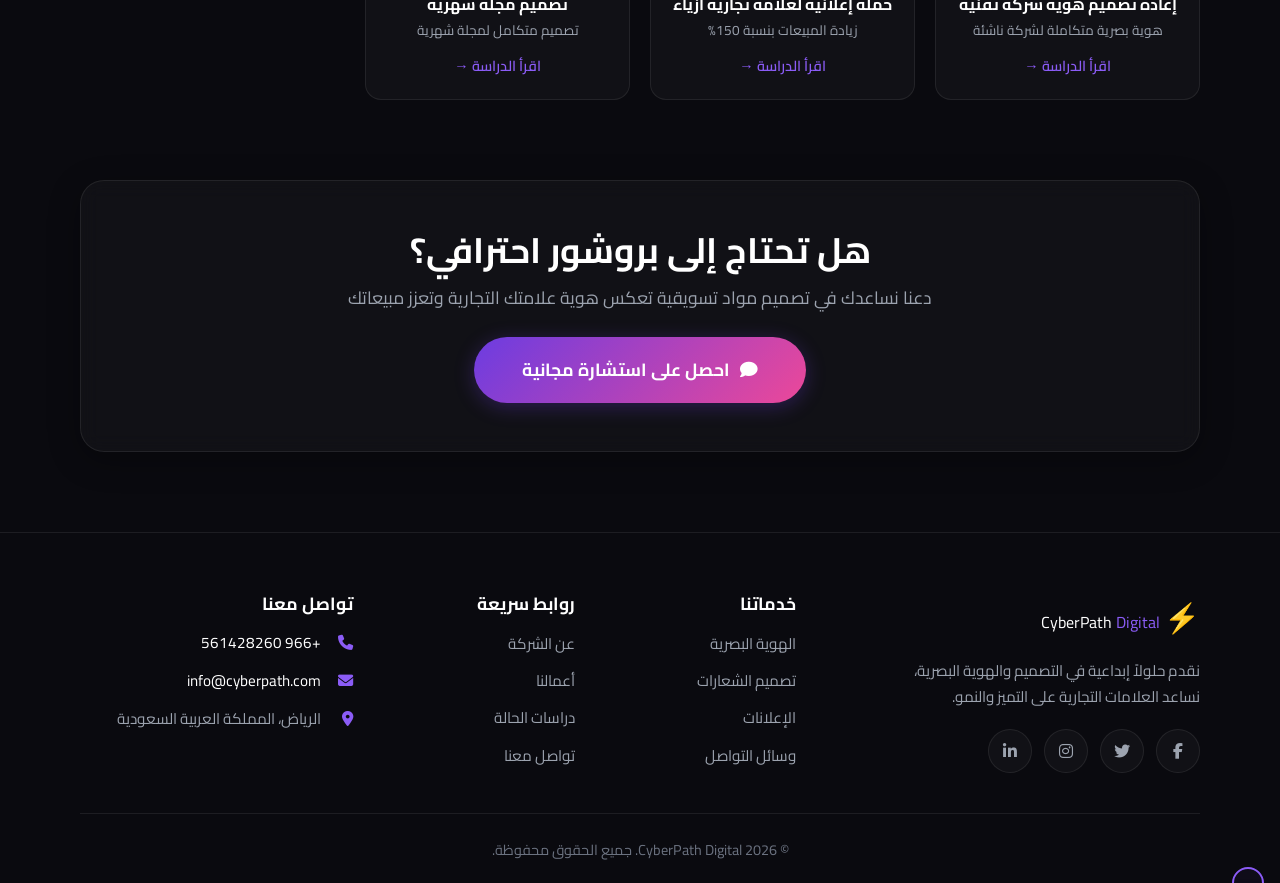
<file: case-studies/brochure-project-1.html>
<!DOCTYPE html>
<html lang="ar" dir="rtl">
<head>
    <meta charset="UTF-8" />
    <meta name="viewport" content="width=device-width, initial-scale=1.0" />
    <title>دراسة حالة - بروشور شركة عقارية | CyberPath Digital</title>
    <meta name="description" content="دراسة حالة متكاملة حول تصميم بروشور احترافي لشركة عقارية كبرى، وكيف ساهم في تعزيز المبيعات وجذب العملاء." />
    <link rel="canonical" href="https://cp-creative.vercel.app/case-studies/brochure-project-1.html" />
    
    <!-- Open Graph -->
    <meta property="og:title" content="دراسة حالة - بروشور شركة عقارية | CyberPath Digital" />
    <meta property="og:description" content="كيف ساعدنا شركة عقارية في تصميم بروشور احترافي ساهم في زيادة المبيعات بنسبة 75% وجذب عملاء جدد." />
    <meta property="og:type" content="article" />
    <meta property="og:url" content="https://cp-creative.vercel.app/case-studies/brochure-project-1.html" />
    <meta property="og:image" content="https://cp-creative.vercel.app/assets/images/og-default.png" />
    <meta property="og:image:width" content="1200" />
    <meta property="og:image:height" content="630" />
    
    <!-- Twitter Card -->
    <meta name="twitter:card" content="summary_large_image" />
    <meta name="twitter:title" content="بروشور شركة عقارية - دراسة حالة" />
    <meta name="twitter:description" content="كيف ساعدنا شركة عقارية في تصميم بروشور احترافي ساهم في زيادة المبيعات بنسبة 75%." />
    <meta name="twitter:image" content="https://cp-creative.vercel.app/assets/images/og-default.png" />
    
    <!-- Preconnect -->
    <link rel="preconnect" href="https://fonts.googleapis.com" />
    <link rel="preconnect" href="https://fonts.gstatic.com" crossorigin />
    <link href="https://fonts.googleapis.com/css2?family=Cairo:wght@300;400;600;700;800&display=swap" rel="stylesheet" />
    
    <!-- Font Awesome -->
    <link rel="stylesheet" href="https://cdnjs.cloudflare.com/ajax/libs/font-awesome/6.5.0/css/all.min.css" />
    
    <!-- Stylesheets -->
    <link rel="stylesheet" href="../css/style.css" />
    <link rel="stylesheet" href="../css/animations.css" />
    <link rel="stylesheet" href="../css/responsive.css" />
    
    <style>
        /* أنماط خاصة بصفحات دراسات الحالة */
        .case-hero {
            position: relative;
            overflow: hidden;
        }
        
        .case-hero::before {
            content: '';
            position: absolute;
            top: 0;
            left: 0;
            right: 0;
            bottom: 0;
            background: linear-gradient(135deg, rgba(108, 60, 225, 0.15) 0%, rgba(236, 72, 153, 0.05) 100%);
            z-index: 0;
        }
        
        .case-hero .container {
            position: relative;
            z-index: 1;
        }
        
        .case-badge {
            display: inline-block;
            padding: 6px 20px;
            border-radius: 50px;
            font-size: 0.75rem;
            font-weight: 700;
            text-transform: uppercase;
            letter-spacing: 1px;
            background: rgba(108, 60, 225, 0.15);
            color: var(--color-primary-light);
            border: 1px solid rgba(108, 60, 225, 0.2);
            margin-bottom: 16px;
        }
        
        .case-meta-grid {
            display: grid;
            grid-template-columns: repeat(auto-fit, minmax(150px, 1fr));
            gap: 20px;
            margin: 32px 0;
            padding: 24px;
            background: var(--glass-bg);
            border-radius: var(--radius-md);
            border: 1px solid var(--glass-border);
        }
        
        .case-meta-item {
            text-align: center;
        }
        
        .case-meta-item .label {
            display: block;
            font-size: 0.75rem;
            color: var(--color-gray-light);
            text-transform: uppercase;
            letter-spacing: 0.5px;
            margin-bottom: 4px;
        }
        
        .case-meta-item .value {
            font-size: 1.1rem;
            font-weight: 700;
            color: var(--color-white);
        }
        
        .case-section {
            padding: 60px 0;
            border-bottom: 1px solid var(--glass-border);
        }
        
        .case-section:last-of-type {
            border-bottom: none;
        }
        
        .case-section-title {
            font-size: 1.6rem;
            font-weight: 700;
            margin-bottom: 16px;
            display: flex;
            align-items: center;
            gap: 12px;
        }
        
        .case-section-title .number {
            display: inline-flex;
            align-items: center;
            justify-content: center;
            width: 40px;
            height: 40px;
            border-radius: 50%;
            background: var(--gradient-primary);
            font-size: 0.9rem;
            font-weight: 800;
            color: var(--color-white);
            flex-shrink: 0;
        }
        
        .case-section-content {
            color: var(--color-gray-light);
            font-size: 1.05rem;
            line-height: 1.9;
        }
        
        .case-section-content strong {
            color: var(--color-white);
        }
        
        .result-highlight {
            background: var(--glass-bg);
            border: 1px solid var(--glass-border);
            border-radius: var(--radius-lg);
            padding: 32px;
            margin: 24px 0;
            text-align: center;
        }
        
        .result-highlight .number {
            font-size: 3rem;
            font-weight: 800;
            background: var(--gradient-primary);
            -webkit-background-clip: text;
            -webkit-text-fill-color: transparent;
            background-clip: text;
            display: block;
        }
        
        .result-highlight .label {
            font-size: 1rem;
            color: var(--color-gray-light);
        }
        
        .brochure-features {
            display: grid;
            grid-template-columns: repeat(auto-fill, minmax(220px, 1fr));
            gap: 20px;
            margin: 24px 0;
        }
        
        .brochure-feature {
            padding: 24px;
            background: var(--glass-bg);
            border-radius: var(--radius-md);
            border: 1px solid var(--glass-border);
            text-align: center;
            transition: var(--transition-medium);
        }
        
        .brochure-feature:hover {
            transform: translateY(-4px);
            border-color: var(--color-primary);
        }
        
        .brochure-feature .icon {
            font-size: 2.5rem;
            margin-bottom: 12px;
            display: block;
        }
        
        .brochure-feature h4 {
            font-size: 1rem;
            margin-bottom: 6px;
        }
        
        .brochure-feature p {
            color: var(--color-gray-light);
            font-size: 0.9rem;
            margin: 0;
        }
        
        .before-after {
            display: grid;
            grid-template-columns: 1fr 1fr;
            gap: 24px;
            margin: 24px 0;
        }
        
        .before-after .card {
            padding: 24px;
            background: var(--glass-bg);
            border-radius: var(--radius-md);
            border: 1px solid var(--glass-border);
            text-align: center;
        }
        
        .before-after .card .icon {
            font-size: 2.5rem;
            margin-bottom: 12px;
            display: block;
        }
        
        .before-after .card.before .icon {
            color: #EF4444;
        }
        
        .before-after .card.after .icon {
            color: #10B981;
        }
        
        .before-after .card h4 {
            margin-bottom: 8px;
        }
        
        .before-after .card ul {
            text-align: right;
            color: var(--color-gray-light);
            font-size: 0.95rem;
            padding: 0;
            list-style: none;
        }
        
        .before-after .card ul li {
            padding: 4px 0;
        }
        
        .testimonial-box {
            background: var(--glass-bg);
            border: 1px solid var(--glass-border);
            border-radius: var(--radius-lg);
            padding: 32px;
            margin: 24px 0;
            position: relative;
        }
        
        .testimonial-box .quote-icon {
            font-size: 2.5rem;
            color: var(--color-primary-light);
            opacity: 0.3;
            margin-bottom: 12px;
            display: block;
        }
        
        .testimonial-box blockquote {
            font-size: 1.1rem;
            line-height: 1.8;
            color: var(--color-gray-light);
            font-style: italic;
        }
        
        .testimonial-box .author {
            display: flex;
            align-items: center;
            gap: 14px;
            margin-top: 16px;
        }
        
        .testimonial-box .author .avatar {
            width: 48px;
            height: 48px;
            border-radius: 50%;
            background: var(--gradient-primary);
            display: flex;
            align-items: center;
            justify-content: center;
            font-weight: 700;
            font-size: 1.2rem;
        }
        
        .testimonial-box .author .name {
            font-weight: 600;
            color: var(--color-white);
        }
        
        .testimonial-box .author .role {
            font-size: 0.85rem;
            color: var(--color-gray-light);
        }
        
        .related-projects {
            display: grid;
            grid-template-columns: repeat(auto-fill, minmax(240px, 1fr));
            gap: 20px;
            margin-top: 24px;
        }
        
        .related-project {
            padding: 20px;
            background: var(--glass-bg);
            border: 1px solid var(--glass-border);
            border-radius: var(--radius-md);
            transition: var(--transition-medium);
            text-align: center;
        }
        
        .related-project:hover {
            transform: translateY(-4px);
            border-color: var(--color-primary);
        }
        
        .related-project .icon {
            font-size: 2rem;
            color: var(--color-primary-light);
            margin-bottom: 12px;
            display: block;
        }
        
        .related-project h4 {
            font-size: 1rem;
            margin-bottom: 4px;
        }
        
        .related-project p {
            color: var(--color-gray-light);
            font-size: 0.85rem;
        }
        
        .related-project .link {
            display: inline-block;
            margin-top: 12px;
            color: var(--color-primary-light);
            font-weight: 600;
            font-size: 0.9rem;
            transition: var(--transition-fast);
        }
        
        .related-project .link:hover {
            color: var(--color-white);
        }
        
        .back-link {
            display: inline-flex;
            align-items: center;
            gap: 8px;
            color: var(--color-gray-light);
            font-weight: 600;
            transition: var(--transition-fast);
            margin-bottom: 24px;
        }
        
        .back-link:hover {
            color: var(--color-white);
            gap: 12px;
        }
        
        .design-gallery {
            display: grid;
            grid-template-columns: repeat(auto-fill, minmax(200px, 1fr));
            gap: 16px;
            margin: 20px 0;
        }
        
        .design-gallery .item {
            aspect-ratio: 3/4;
            background: var(--color-dark-card);
            border-radius: var(--radius-md);
            border: 1px solid var(--glass-border);
            display: flex;
            flex-direction: column;
            align-items: center;
            justify-content: center;
            color: var(--color-gray-light);
            font-size: 0.9rem;
            gap: 8px;
            transition: var(--transition-medium);
        }
        
        .design-gallery .item:hover {
            border-color: var(--color-primary);
            transform: scale(1.02);
        }
        
        .design-gallery .item i {
            font-size: 2.5rem;
            color: var(--color-primary-light);
        }
        
        /* Responsive */
        @media (max-width: 768px) {
            .before-after {
                grid-template-columns: 1fr;
            }
            
            .case-meta-grid {
                grid-template-columns: 1fr 1fr;
            }
            
            .case-section-title {
                font-size: 1.3rem;
            }
            
            .case-section-title .number {
                width: 32px;
                height: 32px;
                font-size: 0.8rem;
            }
            
            .brochure-features {
                grid-template-columns: 1fr 1fr;
            }
        }
        
        @media (max-width: 480px) {
            .case-meta-grid {
                grid-template-columns: 1fr;
            }
            
            .result-highlight .number {
                font-size: 2.2rem;
            }
            
            .testimonial-box {
                padding: 20px;
            }
            
            .brochure-features {
                grid-template-columns: 1fr;
            }
            
            .design-gallery {
                grid-template-columns: 1fr 1fr;
            }
        }
    </style>
    <link rel="manifest" href="../manifest.json" />
    <link rel="icon" href="../assets/icons/favicon.ico" type="image/x-icon" />
</head>
<body>
    <!-- ===== HEADER ===== -->
    <header class="header" role="banner">
        <nav class="navbar container" role="navigation" aria-label="القائمة الرئيسية">
            <div class="logo">
                <a href="../index.html">
                    <span class="logo-icon">⚡</span>
                    CyberPath <span class="logo-accent">Digital</span>
                </a>
            </div>
            
            <button class="nav-toggle" aria-label="فتح القائمة" aria-expanded="false">
                <span class="hamburger"><span></span><span></span><span></span></span>
            </button>
            
            <ul class="nav-menu" role="menubar">
                <li role="none"><a href="../index.html" role="menuitem">الرئيسية</a></li>
                <li role="none"><a href="../services.html" role="menuitem">الخدمات</a></li>
                <li role="none"><a href="../portfolio.html" role="menuitem">أعمالنا</a></li>
                <li role="none"><a href="../about.html" role="menuitem">عن الشركة</a></li>
                <li role="none"><a href="../contact.html" role="menuitem" class="nav-cta">تواصل معنا</a></li>
            </ul>
        </nav>
    </header>

    <!-- ===== MAIN CONTENT ===== -->
    <main>
        <!-- ===== CASE HERO ===== -->
        <section class="case-hero" style="padding:140px 0 60px;background:var(--bg-secondary);">
            <div class="container">
                <a href="../case-studies.html" class="back-link">
                    <i class="fas fa-arrow-right"></i> العودة إلى دراسات الحالة
                </a>
                
                <span class="case-badge">
                    <i class="fas fa-book"></i> بروشورات
                </span>
                
                <h1 class="section-title" style="font-size:clamp(2rem, 4vw, 3rem);">
                    بروشور شركة عقارية كبرى
                </h1>
                
                <p style="color:var(--color-gray-light);font-size:1.2rem;max-width:700px;margin-top:12px;">
                    كيف ساعدنا شركة عقارية في تصميم بروشور احترافي ساهم في زيادة المبيعات بنسبة <strong style="color:var(--color-white);">75%</strong> وجذب عملاء جدد
                </p>
                
                <div class="case-meta-grid">
                    <div class="case-meta-item">
                        <span class="label">العميل</span>
                        <span class="value">شركة عقارية كبرى</span>
                    </div>
                    <div class="case-meta-item">
                        <span class="label">الخدمة</span>
                        <span class="value">تصميم البروشورات</span>
                    </div>
                    <div class="case-meta-item">
                        <span class="label">المدة</span>
                        <span class="value">3 أسابيع</span>
                    </div>
                    <div class="case-meta-item">
                        <span class="label">النتيجة</span>
                        <span class="value" style="color:#10B981;">+75% مبيعات</span>
                    </div>
                </div>
            </div>
        </section>

        <!-- ===== SECTION 1: CLIENT OVERVIEW ===== -->
        <section class="case-section">
            <div class="container">
                <h2 class="case-section-title">
                    <span class="number">01</span>
                    نظرة عامة على العميل
                </h2>
                
                <div class="case-section-content">
                    <p>
                        <strong>شركة عقارية رائدة</strong> في المملكة العربية السعودية، متخصصة في تطوير المشاريع السكنية والتجارية الفاخرة. 
                        كانت الشركة تمتلك سمعة قوية في السوق، ولكنها كانت بحاجة إلى <strong>بروشور احترافي</strong> يعكس جودة مشاريعها 
                        ويجذب شريحة أوسع من العملاء المحتملين.
                    </p>
                    
                    <div style="display:grid;grid-template-columns:1fr 1fr;gap:20px;margin-top:20px;">
                        <div style="background:var(--glass-bg);padding:20px;border-radius:var(--radius-md);border:1px solid var(--glass-border);">
                            <h4 style="color:var(--color-primary-light);font-size:0.85rem;text-transform:uppercase;letter-spacing:0.5px;">التحدي الرئيسي</h4>
                            <p style="color:var(--color-gray-light);margin-top:8px;">المواد التسويقية الحالية لم تكن تعكس جودة المشاريع بشكل مناسب</p>
                        </div>
                        <div style="background:var(--glass-bg);padding:20px;border-radius:var(--radius-md);border:1px solid var(--glass-border);">
                            <h4 style="color:var(--color-primary-light);font-size:0.85rem;text-transform:uppercase;letter-spacing:0.5px;">الهدف</h4>
                            <p style="color:var(--color-gray-light);margin-top:8px;">تصميم بروشور احترافي يعزز صورة الشركة ويزيد من استفسارات العملاء</p>
                        </div>
                    </div>
                </div>
            </div>
        </section>

        <!-- ===== SECTION 2: STRATEGY ===== -->
        <section class="case-section">
            <div class="container">
                <h2 class="case-section-title">
                    <span class="number">02</span>
                    الاستراتيجية
                </h2>
                
                <div class="case-section-content">
                    <p>
                        قمنا بتطوير <strong>استراتيجية تصميم شاملة</strong> للبروشور، تركز على:
                    </p>
                    
                    <div class="brochure-features">
                        <div class="brochure-feature">
                            <span class="icon">🎯</span>
                            <h4>استهداف دقيق</h4>
                            <p>تصميم موجه للفئة المستهدفة من العملاء</p>
                        </div>
                        <div class="brochure-feature">
                            <span class="icon">🎨</span>
                            <h4>هوية بصرية</h4>
                            <p>توافق مع هوية الشركة وعلامتها التجارية</p>
                        </div>
                        <div class="brochure-feature">
                            <span class="icon">📐</span>
                            <h4>تصميم احترافي</h4>
                            <p>تخطيط متقن للصفحات مع صور عالية الجودة</p>
                        </div>
                        <div class="brochure-feature">
                            <span class="icon">📝</span>
                            <h4>محتوى مؤثر</h4>
                            <p>نصوص تسويقية جذابة تعكس قيمة المشاريع</p>
                        </div>
                    </div>
                </div>
            </div>
        </section>

        <!-- ===== SECTION 3: DESIGN PROCESS ===== -->
        <section class="case-section">
            <div class="container">
                <h2 class="case-section-title">
                    <span class="number">03</span>
                    عملية التصميم
                </h2>
                
                <div class="case-section-content">
                    <p>
                        اتبعنا <strong>عملية تصميم منظمة</strong> لضمان الحصول على أفضل نتيجة ممكنة:
                    </p>
                    
                    <div style="display:grid;grid-template-columns:repeat(auto-fill,minmax(180px,1fr));gap:16px;margin-top:20px;">
                        <div style="background:var(--glass-bg);padding:16px;border-radius:var(--radius-md);border:1px solid var(--glass-border);text-align:center;">
                            <div style="font-size:2rem;margin-bottom:8px;">🔍</div>
                            <h4 style="font-size:0.95rem;">البحث والتحليل</h4>
                            <p style="color:var(--color-gray-light);font-size:0.85rem;margin:0;">دراسة السوق والمنافسين</p>
                        </div>
                        <div style="background:var(--glass-bg);padding:16px;border-radius:var(--radius-md);border:1px solid var(--glass-border);text-align:center;">
                            <div style="font-size:2rem;margin-bottom:8px;">✏️</div>
                            <h4 style="font-size:0.95rem;">التخطيط</h4>
                            <p style="color:var(--color-gray-light);font-size:0.85rem;margin:0;">هيكلة المحتوى وتوزيع الصفحات</p>
                        </div>
                        <div style="background:var(--glass-bg);padding:16px;border-radius:var(--radius-md);border:1px solid var(--glass-border);text-align:center;">
                            <div style="font-size:2rem;margin-bottom:8px;">🎨</div>
                            <h4 style="font-size:0.95rem;">التصميم</h4>
                            <p style="color:var(--color-gray-light);font-size:0.85rem;margin:0;">تصميم الصفحات الداخلية والخارجية</p>
                        </div>
                        <div style="background:var(--glass-bg);padding:16px;border-radius:var(--radius-md);border:1px solid var(--glass-border);text-align:center;">
                            <div style="font-size:2rem;margin-bottom:8px;">🔄</div>
                            <h4 style="font-size:0.95rem;">المراجعة</h4>
                            <p style="color:var(--color-gray-light);font-size:0.85rem;margin:0;">تعديلات وتحسينات حسب ملاحظات العميل</p>
                        </div>
                        <div style="background:var(--glass-bg);padding:16px;border-radius:var(--radius-md);border:1px solid var(--glass-border);text-align:center;">
                            <div style="font-size:2rem;margin-bottom:8px;">✅</div>
                            <h4 style="font-size:0.95rem;">التسليم</h4>
                            <p style="color:var(--color-gray-light);font-size:0.85rem;margin:0;">ملفات جاهزة للطباعة والاستخدام</p>
                        </div>
                    </div>
                </div>
            </div>
        </section>

        <!-- ===== SECTION 4: BROCHURE FEATURES ===== -->
        <section class="case-section">
            <div class="container">
                <h2 class="case-section-title">
                    <span class="number">04</span>
                    مميزات البروشور
                </h2>
                
                <div class="case-section-content">
                    <p>
                        تم تصميم البروشور ليشمل <strong>عناصر مميزة</strong> جعلته أداة تسويقية فعالة:
                    </p>
                    
                    <div class="design-gallery">
                        <div class="item">
                            <i class="fas fa-image"></i>
                            <span>صور عالية الجودة</span>
                        </div>
                        <div class="item">
                            <i class="fas fa-palette"></i>
                            <span>نظام ألوان مميز</span>
                        </div>
                        <div class="item">
                            <i class="fas fa-font"></i>
                            <span>خطوط احترافية</span>
                        </div>
                        <div class="item">
                            <i class="fas fa-layer-group"></i>
                            <span>تخطيط متقن</span>
                        </div>
                        <div class="item">
                            <i class="fas fa-chart-simple"></i>
                            <span>رسوم بيانية توضيحية</span>
                        </div>
                        <div class="item">
                            <i class="fas fa-phone"></i>
                            <span>معلومات تواصل واضحة</span>
                        </div>
                    </div>
                    
                    <div style="margin-top:20px;padding:20px;background:var(--glass-bg);border-radius:var(--radius-md);border:1px solid var(--glass-border);">
                        <h4 style="color:var(--color-white);margin-bottom:8px;">📋 مواصفات البروشور</h4>
                        <ul style="color:var(--color-gray-light);font-size:0.95rem;padding:0;list-style:none;">
                            <li style="padding:4px 0;border-bottom:1px solid var(--glass-border);">• عدد الصفحات: 16 صفحة</li>
                            <li style="padding:4px 0;border-bottom:1px solid var(--glass-border);">• المقاس: 21 × 29.7 سم (A4)</li>
                            <li style="padding:4px 0;border-bottom:1px solid var(--glass-border);">• نوع الورق: فاخر مطلي</li>
                            <li style="padding:4px 0;">• الطباعة: أربع ألوان (CMYK)</li>
                        </ul>
                    </div>
                </div>
            </div>
        </section>

        <!-- ===== SECTION 5: BEFORE & AFTER ===== -->
        <section class="case-section">
            <div class="container">
                <h2 class="case-section-title">
                    <span class="number">05</span>
                    قبل وبعد
                </h2>
                
                <div class="case-section-content">
                    <p>المقارنة بين المواد التسويقية السابقة والبروشور الجديد:</p>
                    
                    <div class="before-after">
                        <div class="card before">
                            <span class="icon">📄</span>
                            <h4 style="color:#EF4444;">قبل التصميم الجديد</h4>
                            <ul>
                                <li>• تصميم بسيط وغير احترافي</li>
                                <li>• صور منخفضة الجودة</li>
                                <li>• تنظيم ضعيف للمحتوى</li>
                                <li>• لا يعكس قيمة المشاريع</li>
                            </ul>
                        </div>
                        <div class="card after">
                            <span class="icon">📘</span>
                            <h4 style="color:#10B981;">بعد التصميم الجديد</h4>
                            <ul>
                                <li>• تصميم عصري واحترافي</li>
                                <li>• صور عالية الدقة</li>
                                <li>• تنظيم متقن للمحتوى</li>
                                <li>• يعزز صورة الشركة ويثير الاهتمام</li>
                            </ul>
                        </div>
                    </div>
                </div>
            </div>
        </section>

        <!-- ===== SECTION 6: RESULTS ===== -->
        <section class="case-section">
            <div class="container">
                <h2 class="case-section-title">
                    <span class="number">06</span>
                    النتائج والتأثير
                </h2>
                
                <div class="case-section-content">
                    <div style="display:grid;grid-template-columns:repeat(auto-fit,minmax(200px,1fr));gap:20px;">
                        <div class="result-highlight">
                            <span class="number">75%</span>
                            <span class="label">زيادة في المبيعات</span>
                        </div>
                        <div class="result-highlight">
                            <span class="number">120%</span>
                            <span class="label">نمو في الاستفسارات</span>
                        </div>
                        <div class="result-highlight">
                            <span class="number">85%</span>
                            <span class="label">تحسن في صورة العلامة</span>
                        </div>
                    </div>
                    
                    <div style="margin-top:24px;padding:24px;background:var(--glass-bg);border-radius:var(--radius-md);border:1px solid var(--glass-border);">
                        <h4 style="color:var(--color-white);margin-bottom:8px;">📊 أبرز الإنجازات</h4>
                        <ul style="color:var(--color-gray-light);font-size:1rem;padding:0;list-style:none;">
                            <li style="padding:6px 0;border-bottom:1px solid var(--glass-border);">
                                ✅ زيادة المبيعات العقارية بنسبة 75% خلال 3 أشهر من توزيع البروشور
                            </li>
                            <li style="padding:6px 0;border-bottom:1px solid var(--glass-border);">
                                ✅ ارتفاع عدد الاستفسارات بنسبة 120% من العملاء المحتملين
                            </li>
                            <li style="padding:6px 0;border-bottom:1px solid var(--glass-border);">
                                ✅ تحسن صورة العلامة التجارية بنسبة 85% حسب استبيان العملاء
                            </li>
                            <li style="padding:6px 0;">
                                ✅ استخدام البروشور كأداة تسويقية رئيسية في المعارض العقارية
                            </li>
                        </ul>
                    </div>
                </div>
            </div>
        </section>

        <!-- ===== SECTION 7: CLIENT TESTIMONIAL ===== -->
        <section class="case-section">
            <div class="container">
                <h2 class="case-section-title">
                    <span class="number">07</span>
                    شهادة العميل
                </h2>
                
                <div class="testimonial-box">
                    <span class="quote-icon"><i class="fas fa-quote-right"></i></span>
                    <blockquote>
                        "كان البروشور الذي صممه فريق CyberPath Digital نقلة نوعية في استراتيجيتنا التسويقية. 
                        التصميم الاحترافي والجودة العالية ساهمت بشكل مباشر في زيادة ثقة العملاء وارتفاع المبيعات. 
                        نوصي بشدة بخدماتهم لأي شركة تسعى للتميز."
                    </blockquote>
                    <div class="author">
                        <div class="avatar">أ</div>
                        <div>
                            <div class="name">أحمد السعدون</div>
                            <div class="role">مدير التسويق - شركة عقارية كبرى</div>
                        </div>
                    </div>
                </div>
            </div>
        </section>

        <!-- ===== SECTION 8: RELATED PROJECTS ===== -->
        <section class="case-section" style="border-bottom:none;padding-bottom:40px;">
            <div class="container">
                <h2 class="case-section-title">
                    <span class="number">08</span>
                    مشاريع ذات صلة
                </h2>
                
                <div class="related-projects">
                    <a href="branding-project-1.html" class="related-project">
                        <span class="icon"><i class="fas fa-pen-fancy"></i></span>
                        <h4>إعادة تصميم هوية شركة تقنية</h4>
                        <p>هوية بصرية متكاملة لشركة ناشئة</p>
                        <span class="link">اقرأ الدراسة →</span>
                    </a>
                    <a href="social-campaign-1.html" class="related-project">
                        <span class="icon"><i class="fas fa-bullhorn"></i></span>
                        <h4>حملة إعلانية لعلامة تجارية أزياء</h4>
                        <p>زيادة المبيعات بنسبة 150%</p>
                        <span class="link">اقرأ الدراسة →</span>
                    </a>
                    <a href="magazine-project-1.html" class="related-project">
                        <span class="icon"><i class="fas fa-newspaper"></i></span>
                        <h4>تصميم مجلة شهرية</h4>
                        <p>تصميم متكامل لمجلة شهرية</p>
                        <span class="link">اقرأ الدراسة →</span>
                    </a>
                </div>
            </div>
        </section>

        <!-- ===== CTA SECTION ===== -->
        <section style="padding:40px 0 80px;">
            <div class="container">
                <div class="cta-content glass-card" style="padding:48px 32px;text-align:center;">
                    <h2 style="font-size:clamp(1.5rem, 3vw, 2.2rem);">هل تحتاج إلى بروشور احترافي؟</h2>
                    <p style="color:var(--color-gray-light);font-size:1.1rem;margin:12px 0 24px;">
                        دعنا نساعدك في تصميم مواد تسويقية تعكس هوية علامتك التجارية وتعزز مبيعاتك
                    </p>
                    <a href="../contact.html" class="btn btn-primary btn-large">
                        <i class="fas fa-comment"></i> احصل على استشارة مجانية
                    </a>
                </div>
            </div>
        </section>
    </main>

    <!-- ===== FOOTER ===== -->
    <footer class="footer" role="contentinfo">
        <div class="container">
            <div class="footer-grid">
                <div class="footer-brand">
                    <div class="logo">
                        <span class="logo-icon">⚡</span>
                        CyberPath <span class="logo-accent">Digital</span>
                    </div>
                    <p>نقدم حلولاً إبداعية في التصميم والهوية البصرية، نساعد العلامات التجارية على التميز والنمو.</p>
                    <div class="social-links">
                        <a href="#" aria-label="فيسبوك"><i class="fab fa-facebook-f"></i></a>
                        <a href="#" aria-label="تويتر"><i class="fab fa-twitter"></i></a>
                        <a href="#" aria-label="انستغرام"><i class="fab fa-instagram"></i></a>
                        <a href="#" aria-label="لينكدإن"><i class="fab fa-linkedin-in"></i></a>
                    </div>
                </div>
                
                <div class="footer-links">
                    <h4>خدماتنا</h4>
                    <ul>
                        <li><a href="../branding.html">الهوية البصرية</a></li>
                        <li><a href="../branding.html">تصميم الشعارات</a></li>
                        <li><a href="../advertising.html">الإعلانات</a></li>
                        <li><a href="../social-media-design.html">وسائل التواصل</a></li>
                    </ul>
                </div>
                
                <div class="footer-links">
                    <h4>روابط سريعة</h4>
                    <ul>
                        <li><a href="../about.html">عن الشركة</a></li>
                        <li><a href="../portfolio.html">أعمالنا</a></li>
                        <li><a href="../case-studies.html">دراسات الحالة</a></li>
                        <li><a href="../contact.html">تواصل معنا</a></li>
                    </ul>
                </div>
                
                <div class="footer-contact">
                    <h4>تواصل معنا</h4>
                    <ul>
                        <li><i class="fas fa-phone"></i> <a href="tel:+966561428260">+966 561428260</a></li>
                        <li><i class="fas fa-envelope"></i> <a href="mailto:info@cyberpath.com">info@cyberpath.com</a></li>
                        <li><i class="fas fa-map-marker-alt"></i> الرياض، المملكة العربية السعودية</li>
                    </ul>
                </div>
            </div>
            
            <div class="footer-bottom">
                <p>&copy; 2026 CyberPath Digital. جميع الحقوق محفوظة.</p>
            </div>
        </div>
    </footer>

    <!-- ===== SCRIPTS ===== -->
    <script src="../js/main.js"></script>
    
    <!-- ===== JSON-LD SCHEMA ===== -->
    <script type="application/ld+json">
    {
        "@context": "https://schema.org",
        "@type": "Article",
        "headline": "بروشور شركة عقارية كبرى - دراسة حالة",
        "description": "كيف ساعدنا شركة عقارية في تصميم بروشور احترافي ساهم في زيادة المبيعات بنسبة 75% وجذب عملاء جدد.",
        "author": {
            "@type": "Organization",
            "name": "CyberPath Digital"
        },
        "publisher": {
            "@type": "Organization",
            "name": "CyberPath Digital"
        },
        "datePublished": "2026-06-20",
        "mainEntityOfPage": {
            "@type": "WebPage",
            "@id": "https://cp-creative.vercel.app/case-studies/brochure-project-1.html"
        }
    }
    </script>
    
    <script type="application/ld+json">
    {
        "@context": "https://schema.org",
        "@type": "BreadcrumbList",
        "itemListElement": [
            {
                "@type": "ListItem",
                "position": 1,
                "name": "الرئيسية",
                "item": "https://cp-creative.vercel.app/"
            },
            {
                "@type": "ListItem",
                "position": 2,
                "name": "دراسات الحالة",
                "item": "https://cp-creative.vercel.app/case-studies.html"
            },
            {
                "@type": "ListItem",
                "position": 3,
                "name": "بروشور شركة عقارية"
            }
        ]
    }
    </script>
</body>
</html>
</file>
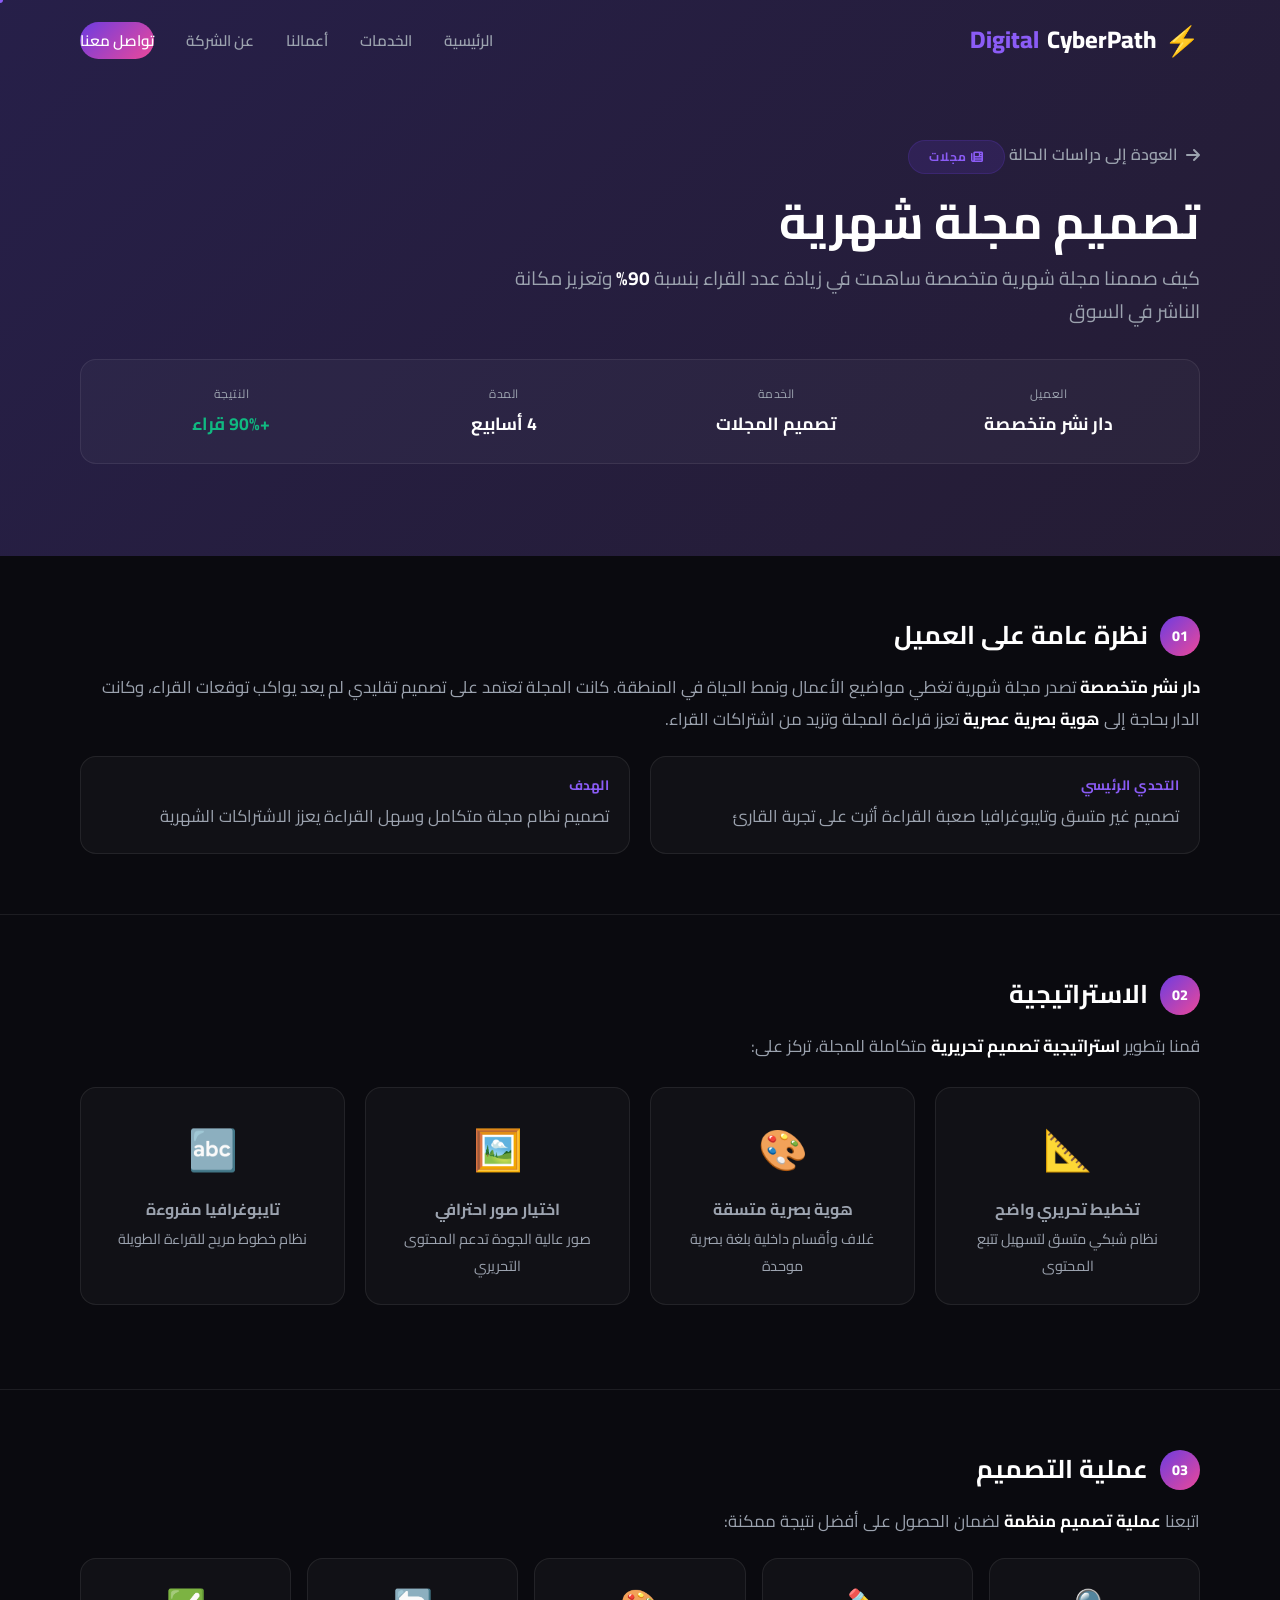
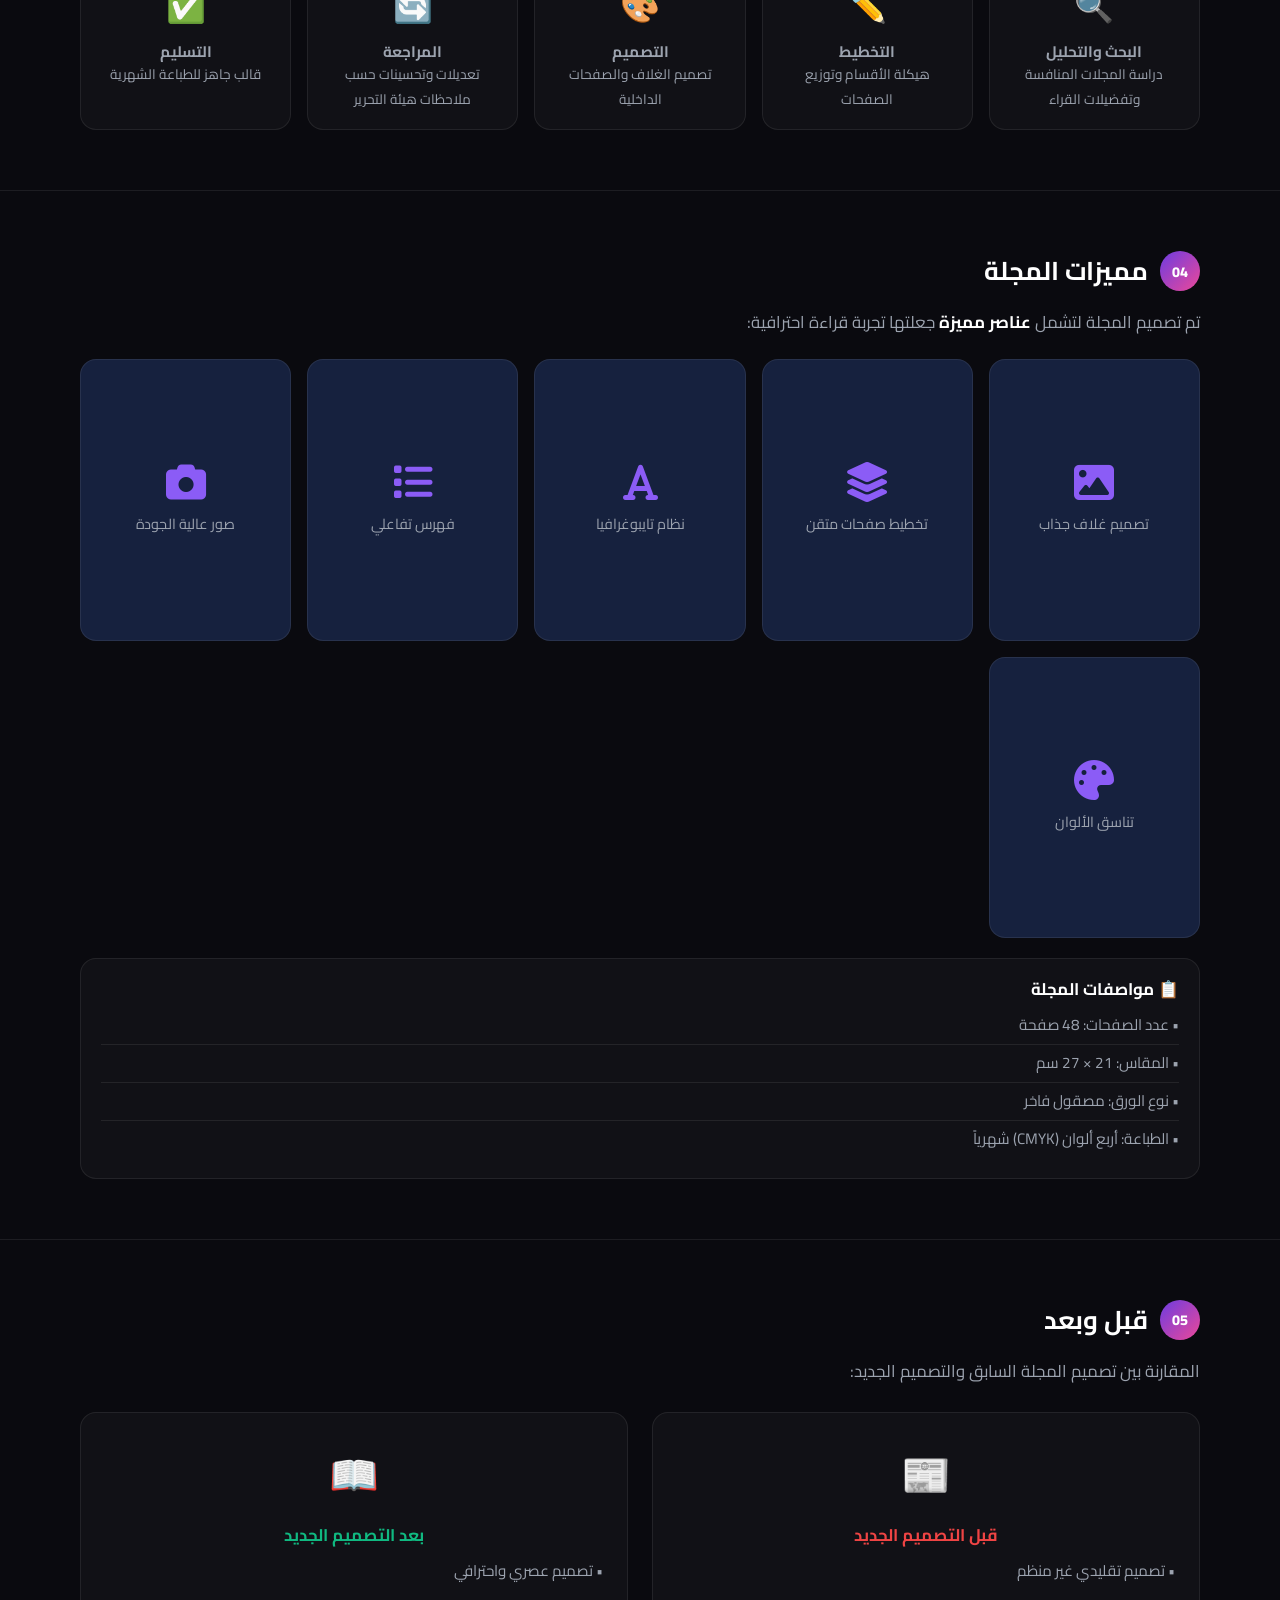
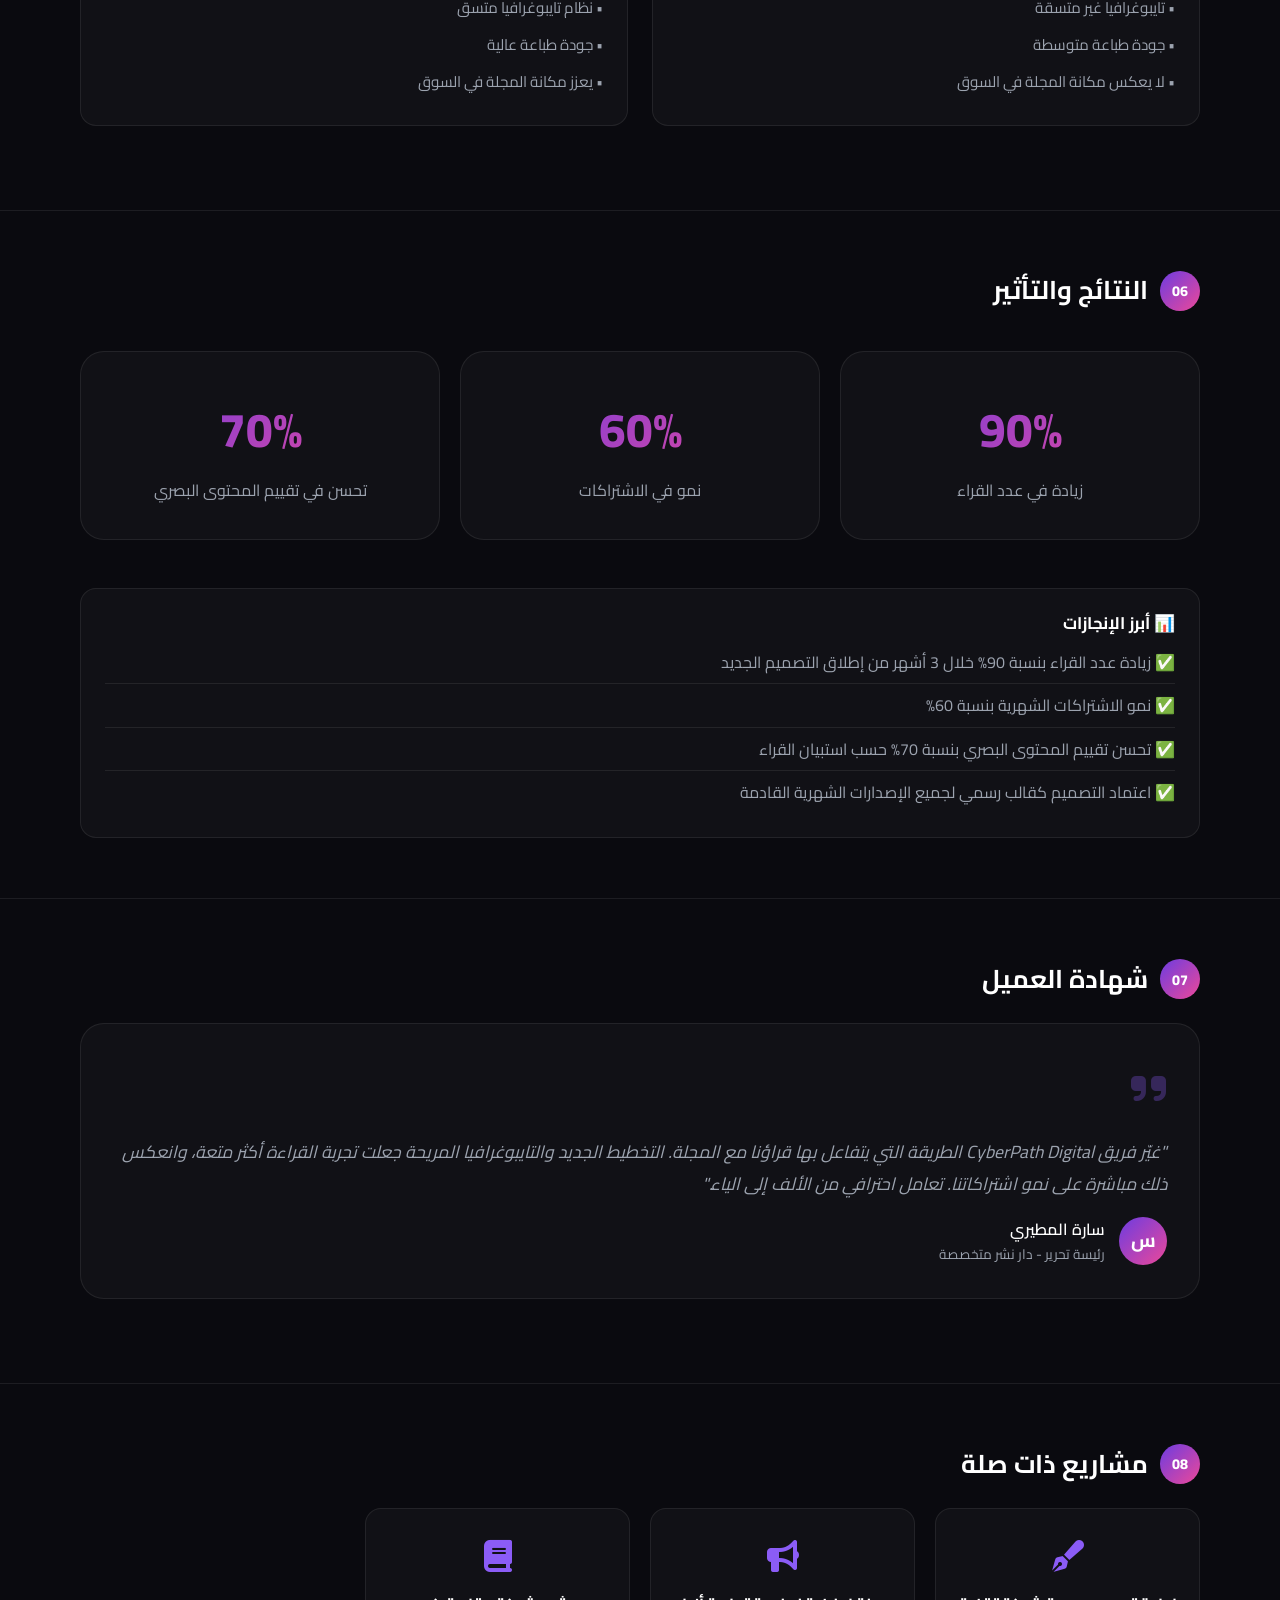
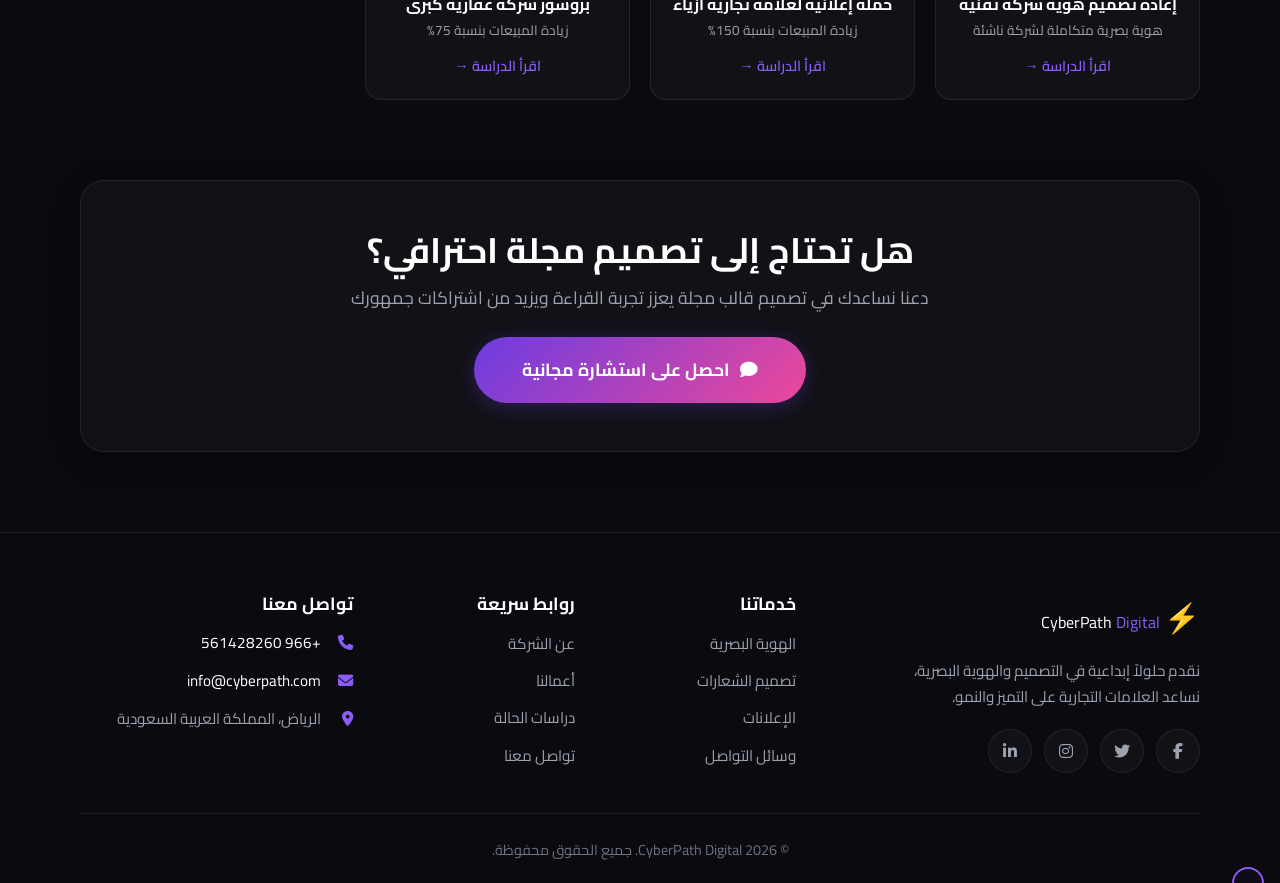
<file: case-studies/magazine-project-1.html>
<!DOCTYPE html>
<html lang="ar" dir="rtl">
<head>
    <meta charset="UTF-8" />
    <meta name="viewport" content="width=device-width, initial-scale=1.0" />
    <title>دراسة حالة - تصميم مجلة شهرية | CyberPath Digital</title>
    <meta name="description" content="دراسة حالة متكاملة حول تصميم مجلة شهرية متخصصة، وكيف ساهم ذلك في زيادة عدد القراء وتعزيز مكانة الناشر." />
    <link rel="canonical" href="https://cp-creative.vercel.app/case-studies/magazine-project-1.html" />

    <!-- Open Graph -->
    <meta property="og:title" content="دراسة حالة - تصميم مجلة شهرية | CyberPath Digital" />
    <meta property="og:description" content="كيف ساعدنا دار نشر في تصميم مجلة شهرية متخصصة ساهمت في زيادة عدد القراء بنسبة 90%." />
    <meta property="og:type" content="article" />
    <meta property="og:url" content="https://cp-creative.vercel.app/case-studies/magazine-project-1.html" />
    <meta property="og:image" content="https://cp-creative.vercel.app/assets/images/og-default.png" />
    <meta property="og:image:width" content="1200" />
    <meta property="og:image:height" content="630" />

    <!-- Twitter Card -->
    <meta name="twitter:card" content="summary_large_image" />
    <meta name="twitter:title" content="تصميم مجلة شهرية - دراسة حالة" />
    <meta name="twitter:description" content="كيف ساعدنا دار نشر في تصميم مجلة شهرية متخصصة ساهمت في زيادة عدد القراء بنسبة 90%." />
    <meta name="twitter:image" content="https://cp-creative.vercel.app/assets/images/og-default.png" />

    <!-- Preconnect -->
    <link rel="preconnect" href="https://fonts.googleapis.com" />
    <link rel="preconnect" href="https://fonts.gstatic.com" crossorigin />
    <link href="https://fonts.googleapis.com/css2?family=Cairo:wght@300;400;600;700;800&display=swap" rel="stylesheet" />

    <!-- Font Awesome -->
    <link rel="stylesheet" href="https://cdnjs.cloudflare.com/ajax/libs/font-awesome/6.5.0/css/all.min.css" />

    <!-- Stylesheets -->
    <link rel="stylesheet" href="../css/style.css" />
    <link rel="stylesheet" href="../css/animations.css" />
    <link rel="stylesheet" href="../css/responsive.css" />

    <style>
        /* أنماط خاصة بصفحات دراسات الحالة */
        .case-hero {
            position: relative;
            overflow: hidden;
        }

        .case-hero::before {
            content: '';
            position: absolute;
            top: 0;
            left: 0;
            right: 0;
            bottom: 0;
            background: linear-gradient(135deg, rgba(108, 60, 225, 0.15) 0%, rgba(236, 72, 153, 0.05) 100%);
            z-index: 0;
        }

        .case-hero .container {
            position: relative;
            z-index: 1;
        }

        .case-badge {
            display: inline-block;
            padding: 6px 20px;
            border-radius: 50px;
            font-size: 0.75rem;
            font-weight: 700;
            text-transform: uppercase;
            letter-spacing: 1px;
            background: rgba(108, 60, 225, 0.15);
            color: var(--color-primary-light);
            border: 1px solid rgba(108, 60, 225, 0.2);
            margin-bottom: 16px;
        }

        .case-meta-grid {
            display: grid;
            grid-template-columns: repeat(auto-fit, minmax(150px, 1fr));
            gap: 20px;
            margin: 32px 0;
            padding: 24px;
            background: var(--glass-bg);
            border-radius: var(--radius-md);
            border: 1px solid var(--glass-border);
        }

        .case-meta-item {
            text-align: center;
        }

        .case-meta-item .label {
            display: block;
            font-size: 0.75rem;
            color: var(--color-gray-light);
            text-transform: uppercase;
            letter-spacing: 0.5px;
            margin-bottom: 4px;
        }

        .case-meta-item .value {
            font-size: 1.1rem;
            font-weight: 700;
            color: var(--color-white);
        }

        .case-section {
            padding: 60px 0;
            border-bottom: 1px solid var(--glass-border);
        }

        .case-section:last-of-type {
            border-bottom: none;
        }

        .case-section-title {
            font-size: 1.6rem;
            font-weight: 700;
            margin-bottom: 16px;
            display: flex;
            align-items: center;
            gap: 12px;
        }

        .case-section-title .number {
            display: inline-flex;
            align-items: center;
            justify-content: center;
            width: 40px;
            height: 40px;
            border-radius: 50%;
            background: var(--gradient-primary);
            font-size: 0.9rem;
            font-weight: 800;
            color: var(--color-white);
            flex-shrink: 0;
        }

        .case-section-content {
            color: var(--color-gray-light);
            font-size: 1.05rem;
            line-height: 1.9;
        }

        .case-section-content strong {
            color: var(--color-white);
        }

        .result-highlight {
            background: var(--glass-bg);
            border: 1px solid var(--glass-border);
            border-radius: var(--radius-lg);
            padding: 32px;
            margin: 24px 0;
            text-align: center;
        }

        .result-highlight .number {
            font-size: 3rem;
            font-weight: 800;
            background: var(--gradient-primary);
            -webkit-background-clip: text;
            -webkit-text-fill-color: transparent;
            background-clip: text;
            display: block;
        }

        .result-highlight .label {
            font-size: 1rem;
            color: var(--color-gray-light);
        }

        .brochure-features {
            display: grid;
            grid-template-columns: repeat(auto-fill, minmax(220px, 1fr));
            gap: 20px;
            margin: 24px 0;
        }

        .brochure-feature {
            padding: 24px;
            background: var(--glass-bg);
            border-radius: var(--radius-md);
            border: 1px solid var(--glass-border);
            text-align: center;
            transition: var(--transition-medium);
        }

        .brochure-feature:hover {
            transform: translateY(-4px);
            border-color: var(--color-primary);
        }

        .brochure-feature .icon {
            font-size: 2.5rem;
            margin-bottom: 12px;
            display: block;
        }

        .brochure-feature h4 {
            font-size: 1rem;
            margin-bottom: 6px;
        }

        .brochure-feature p {
            color: var(--color-gray-light);
            font-size: 0.9rem;
            margin: 0;
        }

        .before-after {
            display: grid;
            grid-template-columns: 1fr 1fr;
            gap: 24px;
            margin: 24px 0;
        }

        .before-after .card {
            padding: 24px;
            background: var(--glass-bg);
            border-radius: var(--radius-md);
            border: 1px solid var(--glass-border);
            text-align: center;
        }

        .before-after .card .icon {
            font-size: 2.5rem;
            margin-bottom: 12px;
            display: block;
        }

        .before-after .card.before .icon {
            color: #EF4444;
        }

        .before-after .card.after .icon {
            color: #10B981;
        }

        .before-after .card h4 {
            margin-bottom: 8px;
        }

        .before-after .card ul {
            text-align: right;
            color: var(--color-gray-light);
            font-size: 0.95rem;
            padding: 0;
            list-style: none;
        }

        .before-after .card ul li {
            padding: 4px 0;
        }

        .testimonial-box {
            background: var(--glass-bg);
            border: 1px solid var(--glass-border);
            border-radius: var(--radius-lg);
            padding: 32px;
            margin: 24px 0;
            position: relative;
        }

        .testimonial-box .quote-icon {
            font-size: 2.5rem;
            color: var(--color-primary-light);
            opacity: 0.3;
            margin-bottom: 12px;
            display: block;
        }

        .testimonial-box blockquote {
            font-size: 1.1rem;
            line-height: 1.8;
            color: var(--color-gray-light);
            font-style: italic;
        }

        .testimonial-box .author {
            display: flex;
            align-items: center;
            gap: 14px;
            margin-top: 16px;
        }

        .testimonial-box .author .avatar {
            width: 48px;
            height: 48px;
            border-radius: 50%;
            background: var(--gradient-primary);
            display: flex;
            align-items: center;
            justify-content: center;
            font-weight: 700;
            font-size: 1.2rem;
        }

        .testimonial-box .author .name {
            font-weight: 600;
            color: var(--color-white);
        }

        .testimonial-box .author .role {
            font-size: 0.85rem;
            color: var(--color-gray-light);
        }

        .related-projects {
            display: grid;
            grid-template-columns: repeat(auto-fill, minmax(240px, 1fr));
            gap: 20px;
            margin-top: 24px;
        }

        .related-project {
            padding: 20px;
            background: var(--glass-bg);
            border: 1px solid var(--glass-border);
            border-radius: var(--radius-md);
            transition: var(--transition-medium);
            text-align: center;
        }

        .related-project:hover {
            transform: translateY(-4px);
            border-color: var(--color-primary);
        }

        .related-project .icon {
            font-size: 2rem;
            color: var(--color-primary-light);
            margin-bottom: 12px;
            display: block;
        }

        .related-project h4 {
            font-size: 1rem;
            margin-bottom: 4px;
        }

        .related-project p {
            color: var(--color-gray-light);
            font-size: 0.85rem;
        }

        .related-project .link {
            display: inline-block;
            margin-top: 12px;
            color: var(--color-primary-light);
            font-weight: 600;
            font-size: 0.9rem;
            transition: var(--transition-fast);
        }

        .related-project .link:hover {
            color: var(--color-white);
        }

        .back-link {
            display: inline-flex;
            align-items: center;
            gap: 8px;
            color: var(--color-gray-light);
            font-weight: 600;
            transition: var(--transition-fast);
            margin-bottom: 24px;
        }

        .back-link:hover {
            color: var(--color-white);
            gap: 12px;
        }

        .design-gallery {
            display: grid;
            grid-template-columns: repeat(auto-fill, minmax(200px, 1fr));
            gap: 16px;
            margin: 20px 0;
        }

        .design-gallery .item {
            aspect-ratio: 3/4;
            background: var(--color-dark-card);
            border-radius: var(--radius-md);
            border: 1px solid var(--glass-border);
            display: flex;
            flex-direction: column;
            align-items: center;
            justify-content: center;
            color: var(--color-gray-light);
            font-size: 0.9rem;
            gap: 8px;
            transition: var(--transition-medium);
        }

        .design-gallery .item:hover {
            border-color: var(--color-primary);
            transform: scale(1.02);
        }

        .design-gallery .item i {
            font-size: 2.5rem;
            color: var(--color-primary-light);
        }

        /* Responsive */
        @media (max-width: 768px) {
            .before-after {
                grid-template-columns: 1fr;
            }

            .case-meta-grid {
                grid-template-columns: 1fr 1fr;
            }

            .case-section-title {
                font-size: 1.3rem;
            }

            .case-section-title .number {
                width: 32px;
                height: 32px;
                font-size: 0.8rem;
            }

            .brochure-features {
                grid-template-columns: 1fr 1fr;
            }
        }

        @media (max-width: 480px) {
            .case-meta-grid {
                grid-template-columns: 1fr;
            }

            .result-highlight .number {
                font-size: 2.2rem;
            }

            .testimonial-box {
                padding: 20px;
            }

            .brochure-features {
                grid-template-columns: 1fr;
            }

            .design-gallery {
                grid-template-columns: 1fr 1fr;
            }
        }
    </style>
    <link rel="manifest" href="../manifest.json" />
    <link rel="icon" href="../assets/icons/favicon.ico" type="image/x-icon" />
</head>
<body>
    <!-- ===== HEADER ===== -->
    <header class="header" role="banner">
        <nav class="navbar container" role="navigation" aria-label="القائمة الرئيسية">
            <div class="logo">
                <a href="../index.html">
                    <span class="logo-icon">⚡</span>
                    CyberPath <span class="logo-accent">Digital</span>
                </a>
            </div>

            <button class="nav-toggle" aria-label="فتح القائمة" aria-expanded="false">
                <span class="hamburger"><span></span><span></span><span></span></span>
            </button>

            <ul class="nav-menu" role="menubar">
                <li role="none"><a href="../index.html" role="menuitem">الرئيسية</a></li>
                <li role="none"><a href="../services.html" role="menuitem">الخدمات</a></li>
                <li role="none"><a href="../portfolio.html" role="menuitem">أعمالنا</a></li>
                <li role="none"><a href="../about.html" role="menuitem">عن الشركة</a></li>
                <li role="none"><a href="../contact.html" role="menuitem" class="nav-cta">تواصل معنا</a></li>
            </ul>
        </nav>
    </header>

    <!-- ===== MAIN CONTENT ===== -->
    <main>
        <!-- ===== CASE HERO ===== -->
        <section class="case-hero" style="padding:140px 0 60px;background:var(--bg-secondary);">
            <div class="container">
                <a href="../case-studies.html" class="back-link">
                    <i class="fas fa-arrow-right"></i> العودة إلى دراسات الحالة
                </a>

                <span class="case-badge">
                    <i class="fas fa-newspaper"></i> مجلات
                </span>

                <h1 class="section-title" style="font-size:clamp(2rem, 4vw, 3rem);">
                    تصميم مجلة شهرية
                </h1>

                <p style="color:var(--color-gray-light);font-size:1.2rem;max-width:700px;margin-top:12px;">
                    كيف صممنا مجلة شهرية متخصصة ساهمت في زيادة عدد القراء بنسبة <strong style="color:var(--color-white);">90%</strong> وتعزيز مكانة الناشر في السوق
                </p>

                <div class="case-meta-grid">
                    <div class="case-meta-item">
                        <span class="label">العميل</span>
                        <span class="value">دار نشر متخصصة</span>
                    </div>
                    <div class="case-meta-item">
                        <span class="label">الخدمة</span>
                        <span class="value">تصميم المجلات</span>
                    </div>
                    <div class="case-meta-item">
                        <span class="label">المدة</span>
                        <span class="value">4 أسابيع</span>
                    </div>
                    <div class="case-meta-item">
                        <span class="label">النتيجة</span>
                        <span class="value" style="color:#10B981;">+90% قراء</span>
                    </div>
                </div>
            </div>
        </section>

        <!-- ===== SECTION 1: CLIENT OVERVIEW ===== -->
        <section class="case-section">
            <div class="container">
                <h2 class="case-section-title">
                    <span class="number">01</span>
                    نظرة عامة على العميل
                </h2>

                <div class="case-section-content">
                    <p>
                        <strong>دار نشر متخصصة</strong> تصدر مجلة شهرية تغطي مواضيع الأعمال ونمط الحياة في المنطقة.
                        كانت المجلة تعتمد على تصميم تقليدي لم يعد يواكب توقعات القراء، وكانت الدار بحاجة إلى
                        <strong>هوية بصرية عصرية</strong> تعزز قراءة المجلة وتزيد من اشتراكات القراء.
                    </p>

                    <div style="display:grid;grid-template-columns:1fr 1fr;gap:20px;margin-top:20px;">
                        <div style="background:var(--glass-bg);padding:20px;border-radius:var(--radius-md);border:1px solid var(--glass-border);">
                            <h4 style="color:var(--color-primary-light);font-size:0.85rem;text-transform:uppercase;letter-spacing:0.5px;">التحدي الرئيسي</h4>
                            <p style="color:var(--color-gray-light);margin-top:8px;">تصميم غير متسق وتايبوغرافيا صعبة القراءة أثرت على تجربة القارئ</p>
                        </div>
                        <div style="background:var(--glass-bg);padding:20px;border-radius:var(--radius-md);border:1px solid var(--glass-border);">
                            <h4 style="color:var(--color-primary-light);font-size:0.85rem;text-transform:uppercase;letter-spacing:0.5px;">الهدف</h4>
                            <p style="color:var(--color-gray-light);margin-top:8px;">تصميم نظام مجلة متكامل وسهل القراءة يعزز الاشتراكات الشهرية</p>
                        </div>
                    </div>
                </div>
            </div>
        </section>

        <!-- ===== SECTION 2: STRATEGY ===== -->
        <section class="case-section">
            <div class="container">
                <h2 class="case-section-title">
                    <span class="number">02</span>
                    الاستراتيجية
                </h2>

                <div class="case-section-content">
                    <p>
                        قمنا بتطوير <strong>استراتيجية تصميم تحريرية</strong> متكاملة للمجلة، تركز على:
                    </p>

                    <div class="brochure-features">
                        <div class="brochure-feature">
                            <span class="icon">📐</span>
                            <h4>تخطيط تحريري واضح</h4>
                            <p>نظام شبكي متسق لتسهيل تتبع المحتوى</p>
                        </div>
                        <div class="brochure-feature">
                            <span class="icon">🎨</span>
                            <h4>هوية بصرية متسقة</h4>
                            <p>غلاف وأقسام داخلية بلغة بصرية موحدة</p>
                        </div>
                        <div class="brochure-feature">
                            <span class="icon">🖼️</span>
                            <h4>اختيار صور احترافي</h4>
                            <p>صور عالية الجودة تدعم المحتوى التحريري</p>
                        </div>
                        <div class="brochure-feature">
                            <span class="icon">🔤</span>
                            <h4>تايبوغرافيا مقروءة</h4>
                            <p>نظام خطوط مريح للقراءة الطويلة</p>
                        </div>
                    </div>
                </div>
            </div>
        </section>

        <!-- ===== SECTION 3: DESIGN PROCESS ===== -->
        <section class="case-section">
            <div class="container">
                <h2 class="case-section-title">
                    <span class="number">03</span>
                    عملية التصميم
                </h2>

                <div class="case-section-content">
                    <p>
                        اتبعنا <strong>عملية تصميم منظمة</strong> لضمان الحصول على أفضل نتيجة ممكنة:
                    </p>

                    <div style="display:grid;grid-template-columns:repeat(auto-fill,minmax(180px,1fr));gap:16px;margin-top:20px;">
                        <div style="background:var(--glass-bg);padding:16px;border-radius:var(--radius-md);border:1px solid var(--glass-border);text-align:center;">
                            <div style="font-size:2rem;margin-bottom:8px;">🔍</div>
                            <h4 style="font-size:0.95rem;">البحث والتحليل</h4>
                            <p style="color:var(--color-gray-light);font-size:0.85rem;margin:0;">دراسة المجلات المنافسة وتفضيلات القراء</p>
                        </div>
                        <div style="background:var(--glass-bg);padding:16px;border-radius:var(--radius-md);border:1px solid var(--glass-border);text-align:center;">
                            <div style="font-size:2rem;margin-bottom:8px;">✏️</div>
                            <h4 style="font-size:0.95rem;">التخطيط</h4>
                            <p style="color:var(--color-gray-light);font-size:0.85rem;margin:0;">هيكلة الأقسام وتوزيع الصفحات</p>
                        </div>
                        <div style="background:var(--glass-bg);padding:16px;border-radius:var(--radius-md);border:1px solid var(--glass-border);text-align:center;">
                            <div style="font-size:2rem;margin-bottom:8px;">🎨</div>
                            <h4 style="font-size:0.95rem;">التصميم</h4>
                            <p style="color:var(--color-gray-light);font-size:0.85rem;margin:0;">تصميم الغلاف والصفحات الداخلية</p>
                        </div>
                        <div style="background:var(--glass-bg);padding:16px;border-radius:var(--radius-md);border:1px solid var(--glass-border);text-align:center;">
                            <div style="font-size:2rem;margin-bottom:8px;">🔄</div>
                            <h4 style="font-size:0.95rem;">المراجعة</h4>
                            <p style="color:var(--color-gray-light);font-size:0.85rem;margin:0;">تعديلات وتحسينات حسب ملاحظات هيئة التحرير</p>
                        </div>
                        <div style="background:var(--glass-bg);padding:16px;border-radius:var(--radius-md);border:1px solid var(--glass-border);text-align:center;">
                            <div style="font-size:2rem;margin-bottom:8px;">✅</div>
                            <h4 style="font-size:0.95rem;">التسليم</h4>
                            <p style="color:var(--color-gray-light);font-size:0.85rem;margin:0;">قالب جاهز للطباعة الشهرية</p>
                        </div>
                    </div>
                </div>
            </div>
        </section>

        <!-- ===== SECTION 4: MAGAZINE FEATURES ===== -->
        <section class="case-section">
            <div class="container">
                <h2 class="case-section-title">
                    <span class="number">04</span>
                    مميزات المجلة
                </h2>

                <div class="case-section-content">
                    <p>
                        تم تصميم المجلة لتشمل <strong>عناصر مميزة</strong> جعلتها تجربة قراءة احترافية:
                    </p>

                    <div class="design-gallery">
                        <div class="item">
                            <i class="fas fa-image"></i>
                            <span>تصميم غلاف جذاب</span>
                        </div>
                        <div class="item">
                            <i class="fas fa-layer-group"></i>
                            <span>تخطيط صفحات متقن</span>
                        </div>
                        <div class="item">
                            <i class="fas fa-font"></i>
                            <span>نظام تايبوغرافيا</span>
                        </div>
                        <div class="item">
                            <i class="fas fa-list"></i>
                            <span>فهرس تفاعلي</span>
                        </div>
                        <div class="item">
                            <i class="fas fa-camera"></i>
                            <span>صور عالية الجودة</span>
                        </div>
                        <div class="item">
                            <i class="fas fa-palette"></i>
                            <span>تناسق الألوان</span>
                        </div>
                    </div>

                    <div style="margin-top:20px;padding:20px;background:var(--glass-bg);border-radius:var(--radius-md);border:1px solid var(--glass-border);">
                        <h4 style="color:var(--color-white);margin-bottom:8px;">📋 مواصفات المجلة</h4>
                        <ul style="color:var(--color-gray-light);font-size:0.95rem;padding:0;list-style:none;">
                            <li style="padding:4px 0;border-bottom:1px solid var(--glass-border);">• عدد الصفحات: 48 صفحة</li>
                            <li style="padding:4px 0;border-bottom:1px solid var(--glass-border);">• المقاس: 21 × 27 سم</li>
                            <li style="padding:4px 0;border-bottom:1px solid var(--glass-border);">• نوع الورق: مصقول فاخر</li>
                            <li style="padding:4px 0;">• الطباعة: أربع ألوان (CMYK) شهرياً</li>
                        </ul>
                    </div>
                </div>
            </div>
        </section>

        <!-- ===== SECTION 5: BEFORE & AFTER ===== -->
        <section class="case-section">
            <div class="container">
                <h2 class="case-section-title">
                    <span class="number">05</span>
                    قبل وبعد
                </h2>

                <div class="case-section-content">
                    <p>المقارنة بين تصميم المجلة السابق والتصميم الجديد:</p>

                    <div class="before-after">
                        <div class="card before">
                            <span class="icon">📰</span>
                            <h4 style="color:#EF4444;">قبل التصميم الجديد</h4>
                            <ul>
                                <li>• تصميم تقليدي غير منظم</li>
                                <li>• تايبوغرافيا غير متسقة</li>
                                <li>• جودة طباعة متوسطة</li>
                                <li>• لا يعكس مكانة المجلة في السوق</li>
                            </ul>
                        </div>
                        <div class="card after">
                            <span class="icon">📖</span>
                            <h4 style="color:#10B981;">بعد التصميم الجديد</h4>
                            <ul>
                                <li>• تصميم عصري واحترافي</li>
                                <li>• نظام تايبوغرافيا متسق</li>
                                <li>• جودة طباعة عالية</li>
                                <li>• يعزز مكانة المجلة في السوق</li>
                            </ul>
                        </div>
                    </div>
                </div>
            </div>
        </section>

        <!-- ===== SECTION 6: RESULTS ===== -->
        <section class="case-section">
            <div class="container">
                <h2 class="case-section-title">
                    <span class="number">06</span>
                    النتائج والتأثير
                </h2>

                <div class="case-section-content">
                    <div style="display:grid;grid-template-columns:repeat(auto-fit,minmax(200px,1fr));gap:20px;">
                        <div class="result-highlight">
                            <span class="number">90%</span>
                            <span class="label">زيادة في عدد القراء</span>
                        </div>
                        <div class="result-highlight">
                            <span class="number">60%</span>
                            <span class="label">نمو في الاشتراكات</span>
                        </div>
                        <div class="result-highlight">
                            <span class="number">70%</span>
                            <span class="label">تحسن في تقييم المحتوى البصري</span>
                        </div>
                    </div>

                    <div style="margin-top:24px;padding:24px;background:var(--glass-bg);border-radius:var(--radius-md);border:1px solid var(--glass-border);">
                        <h4 style="color:var(--color-white);margin-bottom:8px;">📊 أبرز الإنجازات</h4>
                        <ul style="color:var(--color-gray-light);font-size:1rem;padding:0;list-style:none;">
                            <li style="padding:6px 0;border-bottom:1px solid var(--glass-border);">
                                ✅ زيادة عدد القراء بنسبة 90% خلال 3 أشهر من إطلاق التصميم الجديد
                            </li>
                            <li style="padding:6px 0;border-bottom:1px solid var(--glass-border);">
                                ✅ نمو الاشتراكات الشهرية بنسبة 60%
                            </li>
                            <li style="padding:6px 0;border-bottom:1px solid var(--glass-border);">
                                ✅ تحسن تقييم المحتوى البصري بنسبة 70% حسب استبيان القراء
                            </li>
                            <li style="padding:6px 0;">
                                ✅ اعتماد التصميم كقالب رسمي لجميع الإصدارات الشهرية القادمة
                            </li>
                        </ul>
                    </div>
                </div>
            </div>
        </section>

        <!-- ===== SECTION 7: CLIENT TESTIMONIAL ===== -->
        <section class="case-section">
            <div class="container">
                <h2 class="case-section-title">
                    <span class="number">07</span>
                    شهادة العميل
                </h2>

                <div class="testimonial-box">
                    <span class="quote-icon"><i class="fas fa-quote-right"></i></span>
                    <blockquote>
                        "غيّر فريق CyberPath Digital الطريقة التي يتفاعل بها قراؤنا مع المجلة.
                        التخطيط الجديد والتايبوغرافيا المريحة جعلت تجربة القراءة أكثر متعة، وانعكس ذلك مباشرة
                        على نمو اشتراكاتنا. تعامل احترافي من الألف إلى الياء."
                    </blockquote>
                    <div class="author">
                        <div class="avatar">س</div>
                        <div>
                            <div class="name">سارة المطيري</div>
                            <div class="role">رئيسة تحرير - دار نشر متخصصة</div>
                        </div>
                    </div>
                </div>
            </div>
        </section>

        <!-- ===== SECTION 8: RELATED PROJECTS ===== -->
        <section class="case-section" style="border-bottom:none;padding-bottom:40px;">
            <div class="container">
                <h2 class="case-section-title">
                    <span class="number">08</span>
                    مشاريع ذات صلة
                </h2>

                <div class="related-projects">
                    <a href="branding-project-1.html" class="related-project">
                        <span class="icon"><i class="fas fa-pen-fancy"></i></span>
                        <h4>إعادة تصميم هوية شركة تقنية</h4>
                        <p>هوية بصرية متكاملة لشركة ناشئة</p>
                        <span class="link">اقرأ الدراسة →</span>
                    </a>
                    <a href="social-campaign-1.html" class="related-project">
                        <span class="icon"><i class="fas fa-bullhorn"></i></span>
                        <h4>حملة إعلانية لعلامة تجارية أزياء</h4>
                        <p>زيادة المبيعات بنسبة 150%</p>
                        <span class="link">اقرأ الدراسة →</span>
                    </a>
                    <a href="brochure-project-1.html" class="related-project">
                        <span class="icon"><i class="fas fa-book"></i></span>
                        <h4>بروشور شركة عقارية كبرى</h4>
                        <p>زيادة المبيعات بنسبة 75%</p>
                        <span class="link">اقرأ الدراسة →</span>
                    </a>
                </div>
            </div>
        </section>

        <!-- ===== CTA SECTION ===== -->
        <section style="padding:40px 0 80px;">
            <div class="container">
                <div class="cta-content glass-card" style="padding:48px 32px;text-align:center;">
                    <h2 style="font-size:clamp(1.5rem, 3vw, 2.2rem);">هل تحتاج إلى تصميم مجلة احترافي؟</h2>
                    <p style="color:var(--color-gray-light);font-size:1.1rem;margin:12px 0 24px;">
                        دعنا نساعدك في تصميم قالب مجلة يعزز تجربة القراءة ويزيد من اشتراكات جمهورك
                    </p>
                    <a href="../contact.html" class="btn btn-primary btn-large">
                        <i class="fas fa-comment"></i> احصل على استشارة مجانية
                    </a>
                </div>
            </div>
        </section>
    </main>

    <!-- ===== FOOTER ===== -->
    <footer class="footer" role="contentinfo">
        <div class="container">
            <div class="footer-grid">
                <div class="footer-brand">
                    <div class="logo">
                        <span class="logo-icon">⚡</span>
                        CyberPath <span class="logo-accent">Digital</span>
                    </div>
                    <p>نقدم حلولاً إبداعية في التصميم والهوية البصرية، نساعد العلامات التجارية على التميز والنمو.</p>
                    <div class="social-links">
                        <a href="#" aria-label="فيسبوك"><i class="fab fa-facebook-f"></i></a>
                        <a href="#" aria-label="تويتر"><i class="fab fa-twitter"></i></a>
                        <a href="#" aria-label="انستغرام"><i class="fab fa-instagram"></i></a>
                        <a href="#" aria-label="لينكدإن"><i class="fab fa-linkedin-in"></i></a>
                    </div>
                </div>

                <div class="footer-links">
                    <h4>خدماتنا</h4>
                    <ul>
                        <li><a href="../branding.html">الهوية البصرية</a></li>
                        <li><a href="../branding.html">تصميم الشعارات</a></li>
                        <li><a href="../advertising.html">الإعلانات</a></li>
                        <li><a href="../social-media-design.html">وسائل التواصل</a></li>
                    </ul>
                </div>

                <div class="footer-links">
                    <h4>روابط سريعة</h4>
                    <ul>
                        <li><a href="../about.html">عن الشركة</a></li>
                        <li><a href="../portfolio.html">أعمالنا</a></li>
                        <li><a href="../case-studies.html">دراسات الحالة</a></li>
                        <li><a href="../contact.html">تواصل معنا</a></li>
                    </ul>
                </div>

                <div class="footer-contact">
                    <h4>تواصل معنا</h4>
                    <ul>
                        <li><i class="fas fa-phone"></i> <a href="tel:+966561428260">+966 561428260</a></li>
                        <li><i class="fas fa-envelope"></i> <a href="mailto:info@cyberpath.com">info@cyberpath.com</a></li>
                        <li><i class="fas fa-map-marker-alt"></i> الرياض، المملكة العربية السعودية</li>
                    </ul>
                </div>
            </div>

            <div class="footer-bottom">
                <p>&copy; 2026 CyberPath Digital. جميع الحقوق محفوظة.</p>
            </div>
        </div>
    </footer>

    <!-- ===== SCRIPTS ===== -->
    <script src="../js/main.js"></script>

    <!-- ===== JSON-LD SCHEMA ===== -->
    <script type="application/ld+json">
    {
        "@context": "https://schema.org",
        "@type": "Article",
        "headline": "تصميم مجلة شهرية - دراسة حالة",
        "description": "كيف ساعدنا دار نشر في تصميم مجلة شهرية متخصصة ساهمت في زيادة عدد القراء بنسبة 90% وتعزيز مكانة الناشر.",
        "author": {
            "@type": "Organization",
            "name": "CyberPath Digital"
        },
        "publisher": {
            "@type": "Organization",
            "name": "CyberPath Digital"
        },
        "datePublished": "2026-06-21",
        "mainEntityOfPage": {
            "@type": "WebPage",
            "@id": "https://cp-creative.vercel.app/case-studies/magazine-project-1.html"
        }
    }
    </script>

    <script type="application/ld+json">
    {
        "@context": "https://schema.org",
        "@type": "BreadcrumbList",
        "itemListElement": [
            {
                "@type": "ListItem",
                "position": 1,
                "name": "الرئيسية",
                "item": "https://cp-creative.vercel.app/"
            },
            {
                "@type": "ListItem",
                "position": 2,
                "name": "دراسات الحالة",
                "item": "https://cp-creative.vercel.app/case-studies.html"
            },
            {
                "@type": "ListItem",
                "position": 3,
                "name": "تصميم مجلة شهرية"
            }
        ]
    }
    </script>
</body>
</html>
</file>
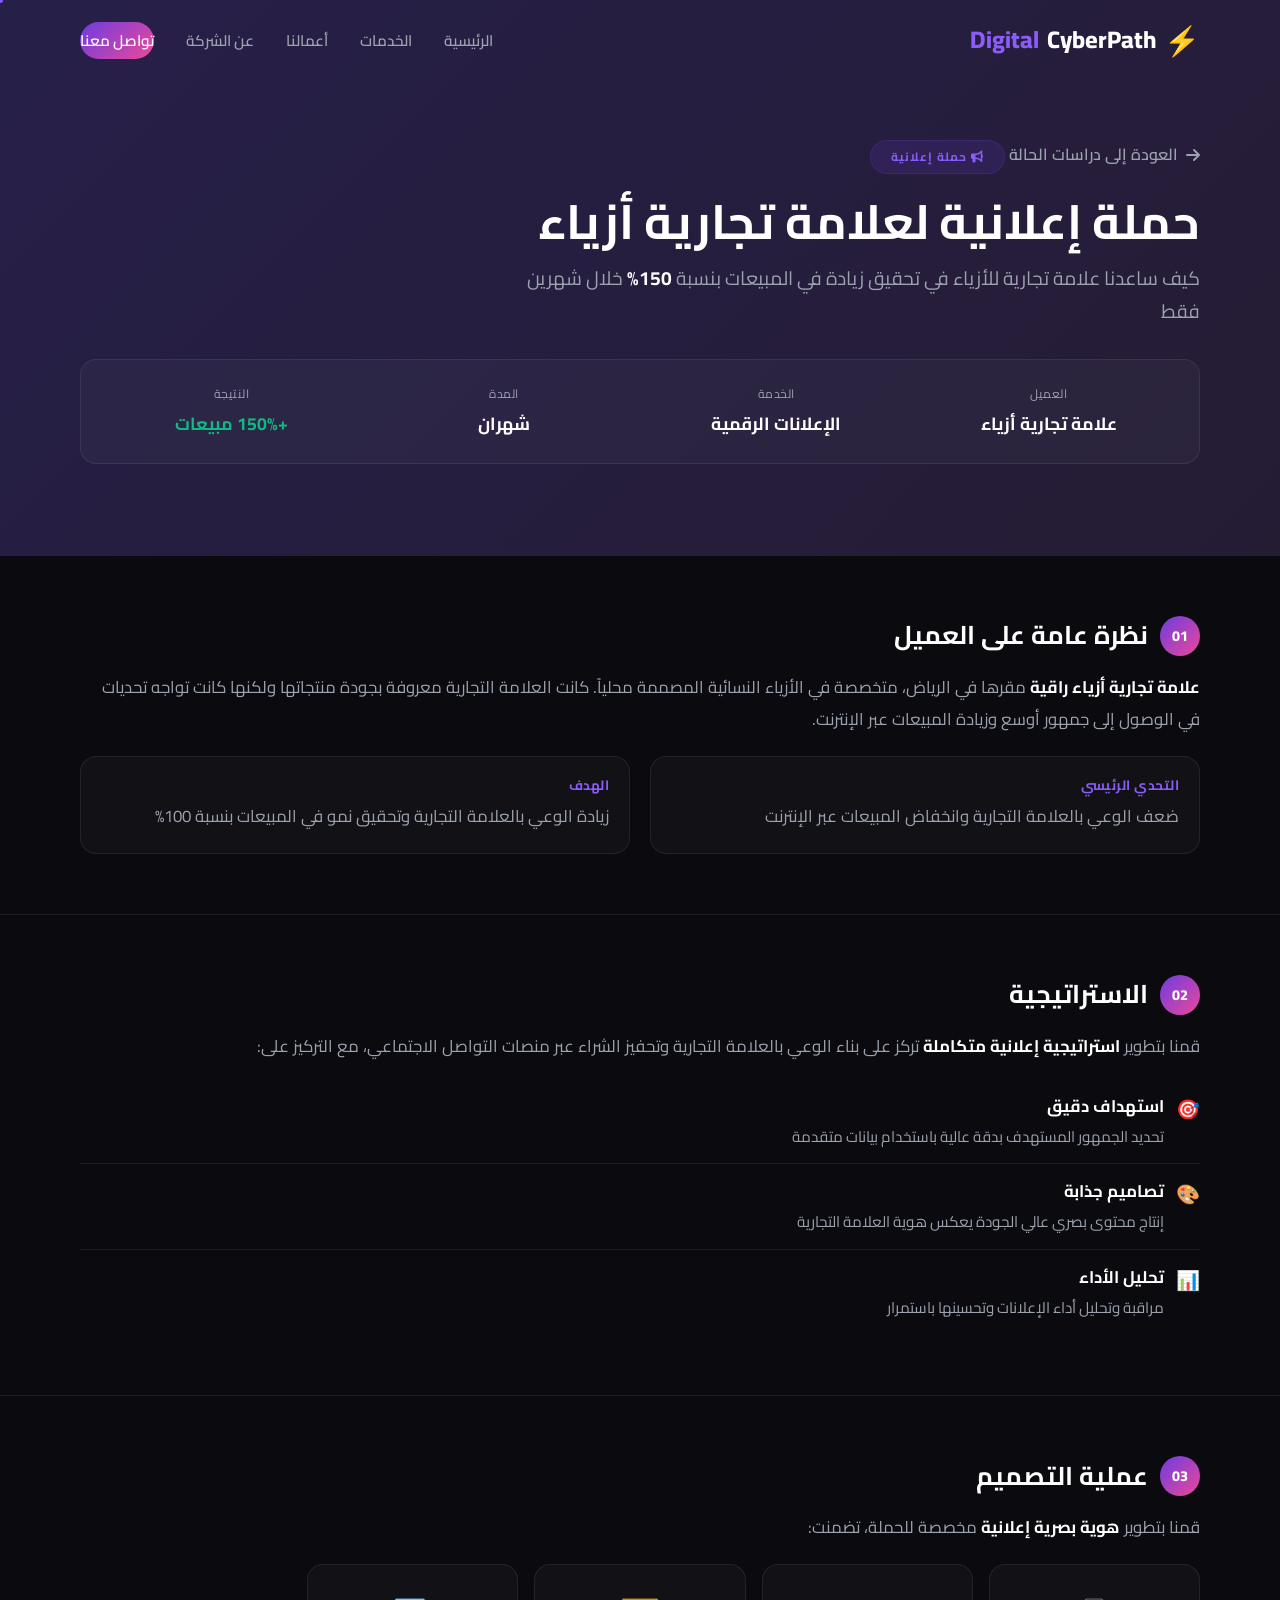
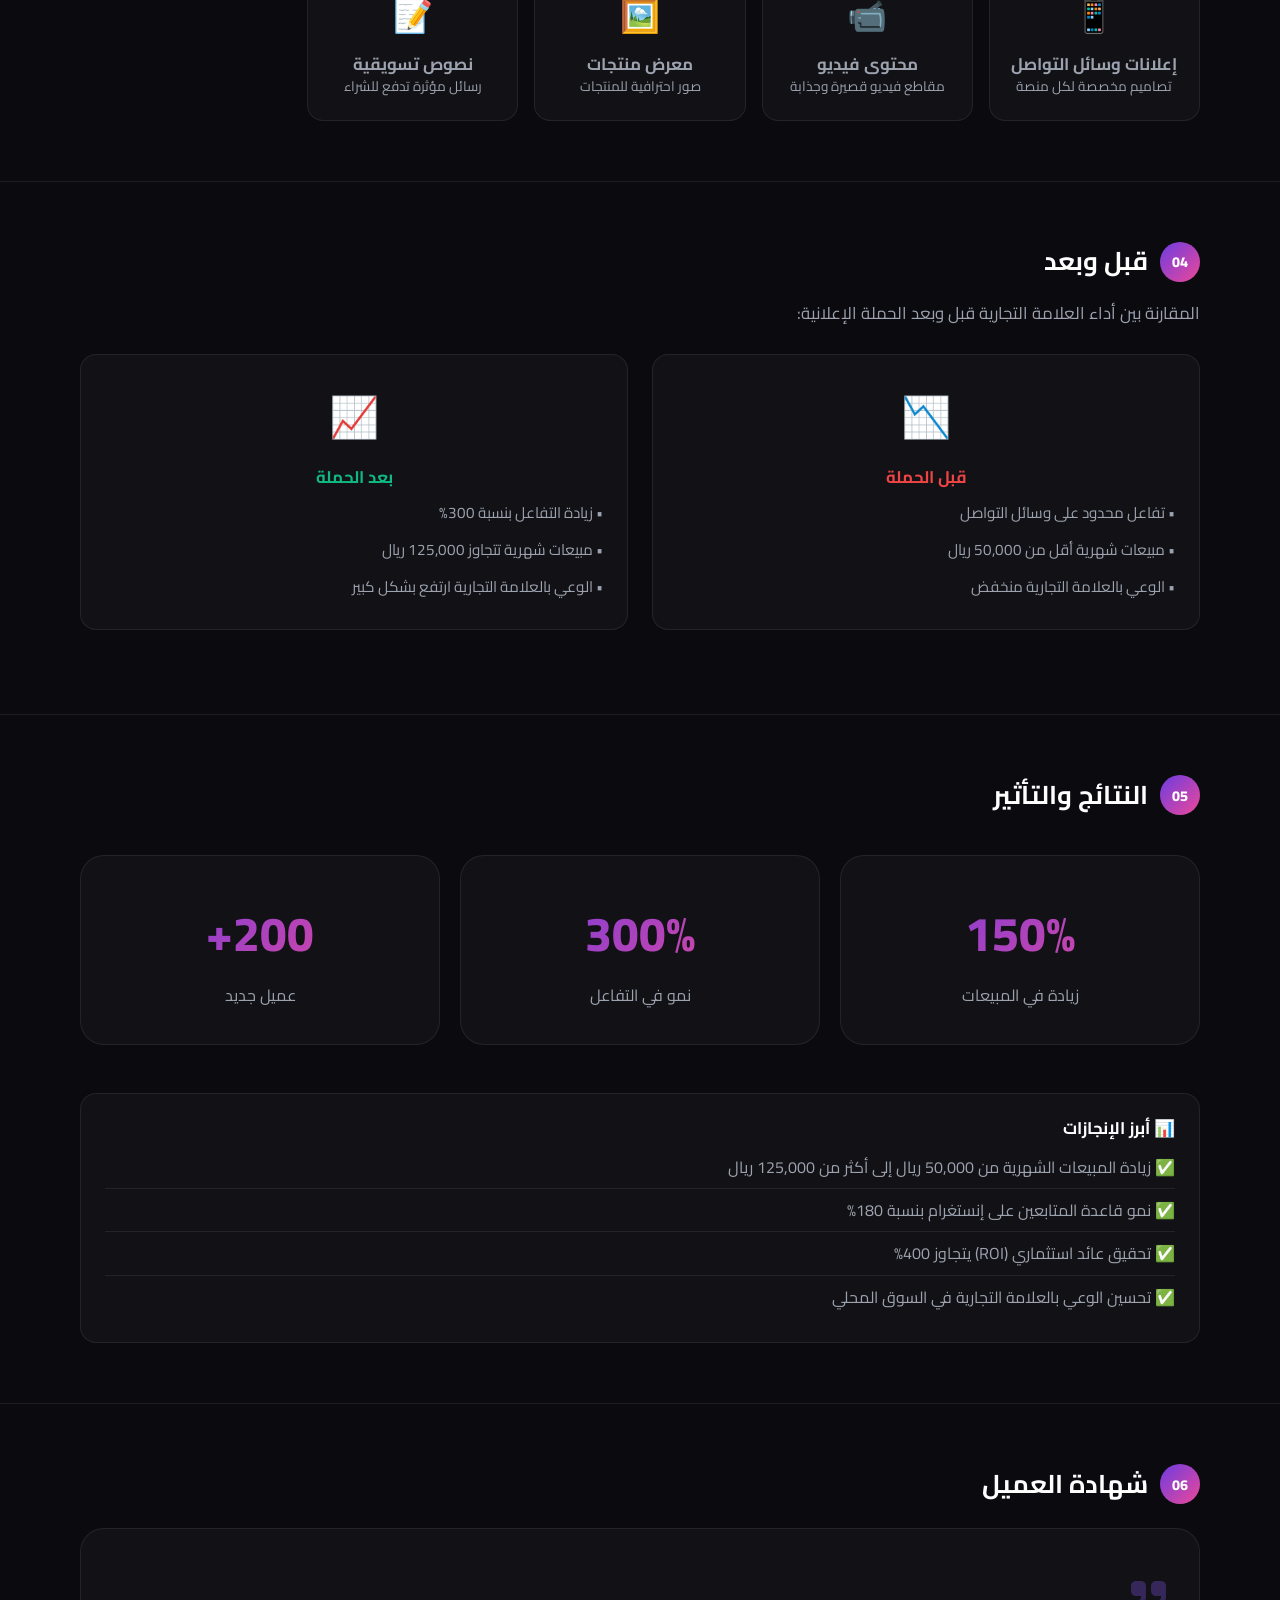
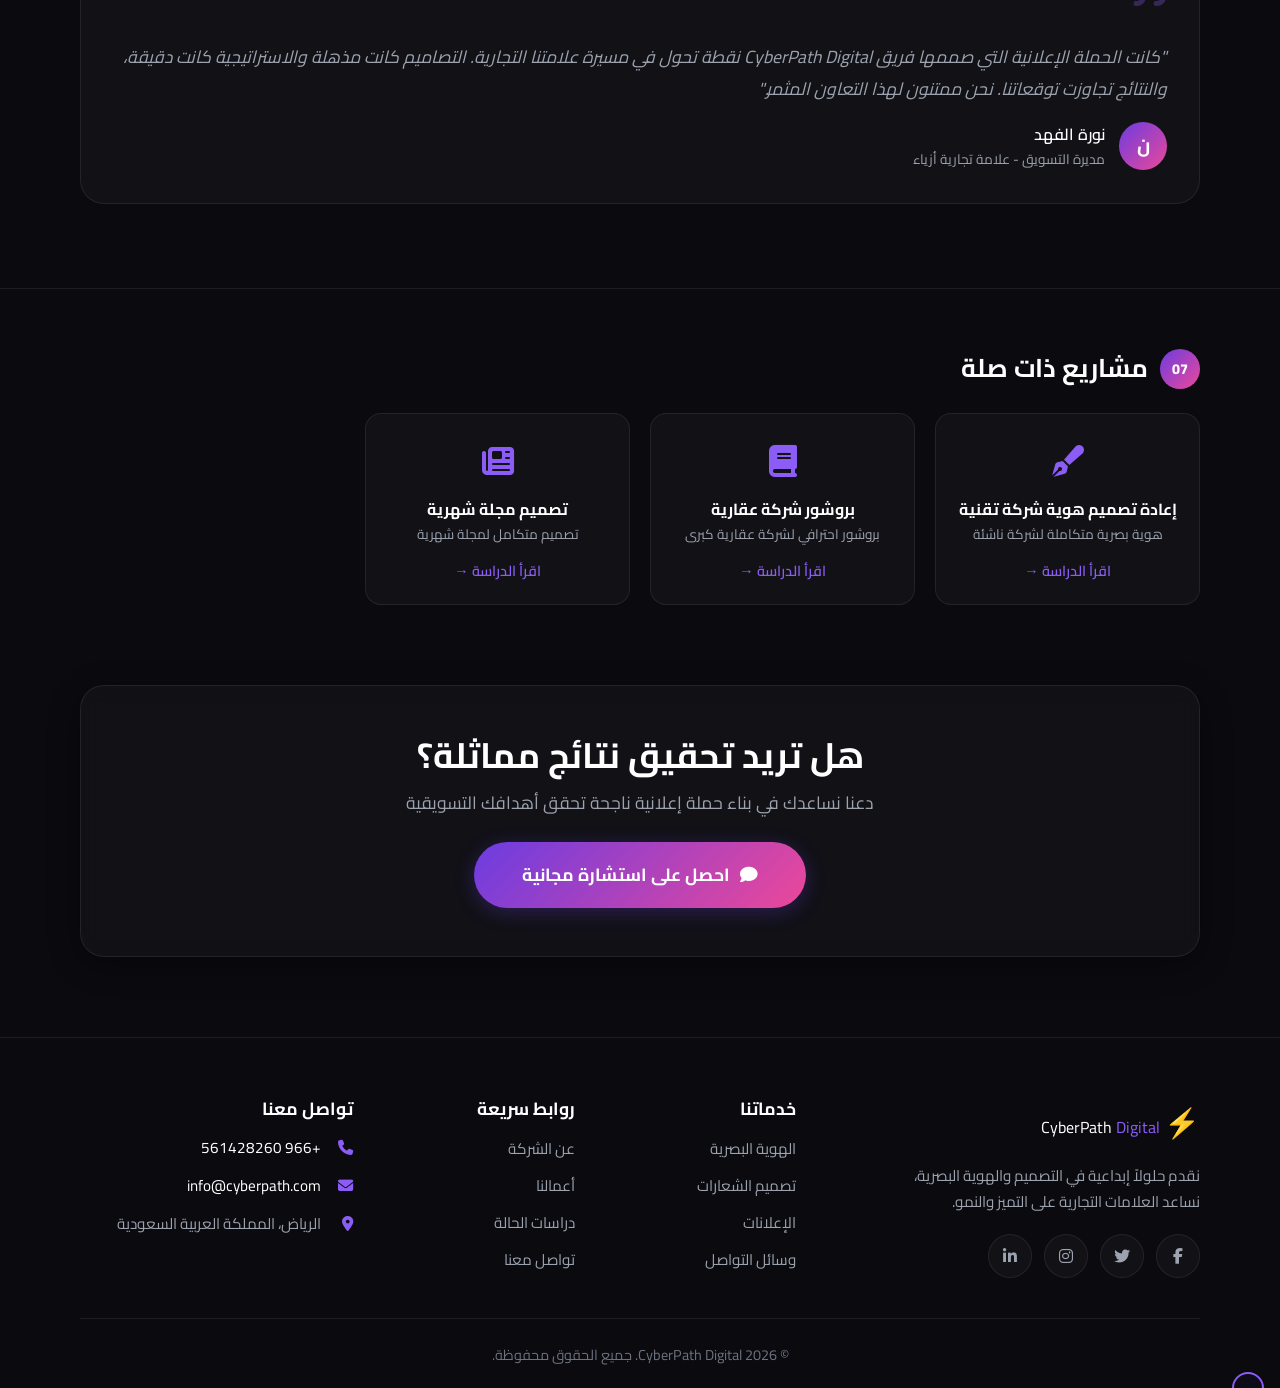
<file: case-studies/social-campaign-1.html>
<!DOCTYPE html>
<html lang="ar" dir="rtl">
<head>
    <meta charset="UTF-8" />
    <meta name="viewport" content="width=device-width, initial-scale=1.0" />
    <title>دراسة حالة - حملة إعلانية لعلامة تجارية أزياء | CyberPath Digital</title>
    <meta name="description" content="دراسة حالة متكاملة حول حملة إعلانية رقمية لعلامة تجارية أزياء حققت زيادة في المبيعات بنسبة 150% خلال شهرين." />
    <link rel="canonical" href="https://cp-creative.vercel.app/case-studies/social-campaign-1.html" />
    
    <!-- Open Graph -->
    <meta property="og:title" content="دراسة حالة - حملة إعلانية لعلامة تجارية أزياء | CyberPath Digital" />
    <meta property="og:description" content="كيف ساعدنا علامة تجارية للأزياء في تحقيق زيادة في المبيعات بنسبة 150% من خلال حملة إعلانية متكاملة." />
    <meta property="og:type" content="article" />
    <meta property="og:url" content="https://cp-creative.vercel.app/case-studies/social-campaign-1.html" />
    <meta property="og:image" content="https://cp-creative.vercel.app/assets/images/og-default.png" />
    <meta property="og:image:width" content="1200" />
    <meta property="og:image:height" content="630" />
    
    <!-- Twitter Card -->
    <meta name="twitter:card" content="summary_large_image" />
    <meta name="twitter:title" content="حملة إعلانية لعلامة تجارية أزياء - دراسة حالة" />
    <meta name="twitter:description" content="كيف ساعدنا علامة تجارية للأزياء في تحقيق زيادة في المبيعات بنسبة 150% من خلال حملة إعلانية متكاملة." />
    <meta name="twitter:image" content="https://cp-creative.vercel.app/assets/images/og-default.png" />
    
    <!-- Preconnect -->
    <link rel="preconnect" href="https://fonts.googleapis.com" />
    <link rel="preconnect" href="https://fonts.gstatic.com" crossorigin />
    <link href="https://fonts.googleapis.com/css2?family=Cairo:wght@300;400;600;700;800&display=swap" rel="stylesheet" />
    
    <!-- Font Awesome -->
    <link rel="stylesheet" href="https://cdnjs.cloudflare.com/ajax/libs/font-awesome/6.5.0/css/all.min.css" />
    
    <!-- Stylesheets -->
    <link rel="stylesheet" href="../css/style.css" />
    <link rel="stylesheet" href="../css/animations.css" />
    <link rel="stylesheet" href="../css/responsive.css" />
    
    <style>
        /* أنماط إضافية خاصة بصفحات دراسات الحالة */
        .case-hero {
            position: relative;
            overflow: hidden;
        }
        
        .case-hero::before {
            content: '';
            position: absolute;
            top: 0;
            left: 0;
            right: 0;
            bottom: 0;
            background: linear-gradient(135deg, rgba(108, 60, 225, 0.15) 0%, rgba(236, 72, 153, 0.05) 100%);
            z-index: 0;
        }
        
        .case-hero .container {
            position: relative;
            z-index: 1;
        }
        
        .case-badge {
            display: inline-block;
            padding: 6px 20px;
            border-radius: 50px;
            font-size: 0.75rem;
            font-weight: 700;
            text-transform: uppercase;
            letter-spacing: 1px;
            background: rgba(108, 60, 225, 0.15);
            color: var(--color-primary-light);
            border: 1px solid rgba(108, 60, 225, 0.2);
            margin-bottom: 16px;
        }
        
        .case-meta-grid {
            display: grid;
            grid-template-columns: repeat(auto-fit, minmax(150px, 1fr));
            gap: 20px;
            margin: 32px 0;
            padding: 24px;
            background: var(--glass-bg);
            border-radius: var(--radius-md);
            border: 1px solid var(--glass-border);
        }
        
        .case-meta-item {
            text-align: center;
        }
        
        .case-meta-item .label {
            display: block;
            font-size: 0.75rem;
            color: var(--color-gray-light);
            text-transform: uppercase;
            letter-spacing: 0.5px;
            margin-bottom: 4px;
        }
        
        .case-meta-item .value {
            font-size: 1.1rem;
            font-weight: 700;
            color: var(--color-white);
        }
        
        .case-section {
            padding: 60px 0;
            border-bottom: 1px solid var(--glass-border);
        }
        
        .case-section:last-of-type {
            border-bottom: none;
        }
        
        .case-section-title {
            font-size: 1.6rem;
            font-weight: 700;
            margin-bottom: 16px;
            display: flex;
            align-items: center;
            gap: 12px;
        }
        
        .case-section-title .number {
            display: inline-flex;
            align-items: center;
            justify-content: center;
            width: 40px;
            height: 40px;
            border-radius: 50%;
            background: var(--gradient-primary);
            font-size: 0.9rem;
            font-weight: 800;
            color: var(--color-white);
            flex-shrink: 0;
        }
        
        .case-section-content {
            color: var(--color-gray-light);
            font-size: 1.05rem;
            line-height: 1.9;
        }
        
        .case-section-content strong {
            color: var(--color-white);
        }
        
        .result-highlight {
            background: var(--glass-bg);
            border: 1px solid var(--glass-border);
            border-radius: var(--radius-lg);
            padding: 32px;
            margin: 24px 0;
            text-align: center;
        }
        
        .result-highlight .number {
            font-size: 3rem;
            font-weight: 800;
            background: var(--gradient-primary);
            -webkit-background-clip: text;
            -webkit-text-fill-color: transparent;
            background-clip: text;
            display: block;
        }
        
        .result-highlight .label {
            font-size: 1rem;
            color: var(--color-gray-light);
        }
        
        .before-after {
            display: grid;
            grid-template-columns: 1fr 1fr;
            gap: 24px;
            margin: 24px 0;
        }
        
        .before-after .card {
            padding: 24px;
            background: var(--glass-bg);
            border-radius: var(--radius-md);
            border: 1px solid var(--glass-border);
            text-align: center;
        }
        
        .before-after .card .icon {
            font-size: 2.5rem;
            margin-bottom: 12px;
            display: block;
        }
        
        .before-after .card.before .icon {
            color: #EF4444;
        }
        
        .before-after .card.after .icon {
            color: #10B981;
        }
        
        .before-after .card h4 {
            margin-bottom: 8px;
        }
        
        .before-after .card p {
            color: var(--color-gray-light);
            font-size: 0.95rem;
        }
        
        .testimonial-box {
            background: var(--glass-bg);
            border: 1px solid var(--glass-border);
            border-radius: var(--radius-lg);
            padding: 32px;
            margin: 24px 0;
            position: relative;
        }
        
        .testimonial-box .quote-icon {
            font-size: 2.5rem;
            color: var(--color-primary-light);
            opacity: 0.3;
            margin-bottom: 12px;
            display: block;
        }
        
        .testimonial-box blockquote {
            font-size: 1.1rem;
            line-height: 1.8;
            color: var(--color-gray-light);
            font-style: italic;
        }
        
        .testimonial-box .author {
            display: flex;
            align-items: center;
            gap: 14px;
            margin-top: 16px;
        }
        
        .testimonial-box .author .avatar {
            width: 48px;
            height: 48px;
            border-radius: 50%;
            background: var(--gradient-primary);
            display: flex;
            align-items: center;
            justify-content: center;
            font-weight: 700;
            font-size: 1.2rem;
        }
        
        .testimonial-box .author .name {
            font-weight: 600;
            color: var(--color-white);
        }
        
        .testimonial-box .author .role {
            font-size: 0.85rem;
            color: var(--color-gray-light);
        }
        
        .related-projects {
            display: grid;
            grid-template-columns: repeat(auto-fill, minmax(240px, 1fr));
            gap: 20px;
            margin-top: 24px;
        }
        
        .related-project {
            padding: 20px;
            background: var(--glass-bg);
            border: 1px solid var(--glass-border);
            border-radius: var(--radius-md);
            transition: var(--transition-medium);
            text-align: center;
        }
        
        .related-project:hover {
            transform: translateY(-4px);
            border-color: var(--color-primary);
        }
        
        .related-project .icon {
            font-size: 2rem;
            color: var(--color-primary-light);
            margin-bottom: 12px;
            display: block;
        }
        
        .related-project h4 {
            font-size: 1rem;
            margin-bottom: 4px;
        }
        
        .related-project p {
            color: var(--color-gray-light);
            font-size: 0.85rem;
        }
        
        .related-project .link {
            display: inline-block;
            margin-top: 12px;
            color: var(--color-primary-light);
            font-weight: 600;
            font-size: 0.9rem;
            transition: var(--transition-fast);
        }
        
        .related-project .link:hover {
            color: var(--color-white);
        }
        
        .back-link {
            display: inline-flex;
            align-items: center;
            gap: 8px;
            color: var(--color-gray-light);
            font-weight: 600;
            transition: var(--transition-fast);
            margin-bottom: 24px;
        }
        
        .back-link:hover {
            color: var(--color-white);
            gap: 12px;
        }
        
        /* Responsive */
        @media (max-width: 768px) {
            .before-after {
                grid-template-columns: 1fr;
            }
            
            .case-meta-grid {
                grid-template-columns: 1fr 1fr;
            }
            
            .case-section-title {
                font-size: 1.3rem;
            }
            
            .case-section-title .number {
                width: 32px;
                height: 32px;
                font-size: 0.8rem;
            }
        }
        
        @media (max-width: 480px) {
            .case-meta-grid {
                grid-template-columns: 1fr;
            }
            
            .result-highlight .number {
                font-size: 2.2rem;
            }
            
            .testimonial-box {
                padding: 20px;
            }
        }
    </style>
    <link rel="manifest" href="../manifest.json" />
    <link rel="icon" href="../assets/icons/favicon.ico" type="image/x-icon" />
</head>
<body>
    <!-- ===== HEADER ===== -->
    <header class="header" role="banner">
        <nav class="navbar container" role="navigation" aria-label="القائمة الرئيسية">
            <div class="logo">
                <a href="../index.html">
                    <span class="logo-icon">⚡</span>
                    CyberPath <span class="logo-accent">Digital</span>
                </a>
            </div>
            
            <button class="nav-toggle" aria-label="فتح القائمة" aria-expanded="false">
                <span class="hamburger"><span></span><span></span><span></span></span>
            </button>
            
            <ul class="nav-menu" role="menubar">
                <li role="none"><a href="../index.html" role="menuitem">الرئيسية</a></li>
                <li role="none"><a href="../services.html" role="menuitem">الخدمات</a></li>
                <li role="none"><a href="../portfolio.html" role="menuitem">أعمالنا</a></li>
                <li role="none"><a href="../about.html" role="menuitem">عن الشركة</a></li>
                <li role="none"><a href="../contact.html" role="menuitem" class="nav-cta">تواصل معنا</a></li>
            </ul>
        </nav>
    </header>

    <!-- ===== MAIN CONTENT ===== -->
    <main>
        <!-- ===== CASE HERO ===== -->
        <section class="case-hero" style="padding:140px 0 60px;background:var(--bg-secondary);">
            <div class="container">
                <a href="../case-studies.html" class="back-link">
                    <i class="fas fa-arrow-right"></i> العودة إلى دراسات الحالة
                </a>
                
                <span class="case-badge">
                    <i class="fas fa-bullhorn"></i> حملة إعلانية
                </span>
                
                <h1 class="section-title" style="font-size:clamp(2rem, 4vw, 3rem);">
                    حملة إعلانية لعلامة تجارية أزياء
                </h1>
                
                <p style="color:var(--color-gray-light);font-size:1.2rem;max-width:700px;margin-top:12px;">
                    كيف ساعدنا علامة تجارية للأزياء في تحقيق زيادة في المبيعات بنسبة <strong style="color:var(--color-white);">150%</strong> خلال شهرين فقط
                </p>
                
                <div class="case-meta-grid">
                    <div class="case-meta-item">
                        <span class="label">العميل</span>
                        <span class="value">علامة تجارية أزياء</span>
                    </div>
                    <div class="case-meta-item">
                        <span class="label">الخدمة</span>
                        <span class="value">الإعلانات الرقمية</span>
                    </div>
                    <div class="case-meta-item">
                        <span class="label">المدة</span>
                        <span class="value">شهران</span>
                    </div>
                    <div class="case-meta-item">
                        <span class="label">النتيجة</span>
                        <span class="value" style="color:#10B981;">+150% مبيعات</span>
                    </div>
                </div>
            </div>
        </section>

        <!-- ===== SECTION 1: CLIENT OVERVIEW ===== -->
        <section class="case-section">
            <div class="container">
                <h2 class="case-section-title">
                    <span class="number">01</span>
                    نظرة عامة على العميل
                </h2>
                
                <div class="case-section-content">
                    <p>
                        <strong>علامة تجارية أزياء راقية</strong> مقرها في الرياض، متخصصة في الأزياء النسائية المصممة محلياً. 
                        كانت العلامة التجارية معروفة بجودة منتجاتها ولكنها كانت تواجه تحديات في الوصول إلى جمهور أوسع 
                        وزيادة المبيعات عبر الإنترنت.
                    </p>
                    
                    <div style="display:grid;grid-template-columns:1fr 1fr;gap:20px;margin-top:20px;">
                        <div style="background:var(--glass-bg);padding:20px;border-radius:var(--radius-md);border:1px solid var(--glass-border);">
                            <h4 style="color:var(--color-primary-light);font-size:0.85rem;text-transform:uppercase;letter-spacing:0.5px;">التحدي الرئيسي</h4>
                            <p style="color:var(--color-gray-light);margin-top:8px;">ضعف الوعي بالعلامة التجارية وانخفاض المبيعات عبر الإنترنت</p>
                        </div>
                        <div style="background:var(--glass-bg);padding:20px;border-radius:var(--radius-md);border:1px solid var(--glass-border);">
                            <h4 style="color:var(--color-primary-light);font-size:0.85rem;text-transform:uppercase;letter-spacing:0.5px;">الهدف</h4>
                            <p style="color:var(--color-gray-light);margin-top:8px;">زيادة الوعي بالعلامة التجارية وتحقيق نمو في المبيعات بنسبة 100%</p>
                        </div>
                    </div>
                </div>
            </div>
        </section>

        <!-- ===== SECTION 2: STRATEGY ===== -->
        <section class="case-section">
            <div class="container">
                <h2 class="case-section-title">
                    <span class="number">02</span>
                    الاستراتيجية
                </h2>
                
                <div class="case-section-content">
                    <p>
                        قمنا بتطوير <strong>استراتيجية إعلانية متكاملة</strong> تركز على بناء الوعي بالعلامة التجارية 
                        وتحفيز الشراء عبر منصات التواصل الاجتماعي، مع التركيز على:
                    </p>
                    
                    <ul style="list-style:none;padding:0;margin-top:16px;">
                        <li style="display:flex;align-items:flex-start;gap:12px;padding:12px 0;border-bottom:1px solid var(--glass-border);">
                            <span style="color:var(--color-primary-light);font-size:1.2rem;">🎯</span>
                            <div>
                                <strong>استهداف دقيق</strong>
                                <p style="color:var(--color-gray-light);font-size:0.95rem;margin:0;">تحديد الجمهور المستهدف بدقة عالية باستخدام بيانات متقدمة</p>
                            </div>
                        </li>
                        <li style="display:flex;align-items:flex-start;gap:12px;padding:12px 0;border-bottom:1px solid var(--glass-border);">
                            <span style="color:var(--color-primary-light);font-size:1.2rem;">🎨</span>
                            <div>
                                <strong>تصاميم جذابة</strong>
                                <p style="color:var(--color-gray-light);font-size:0.95rem;margin:0;">إنتاج محتوى بصري عالي الجودة يعكس هوية العلامة التجارية</p>
                            </div>
                        </li>
                        <li style="display:flex;align-items:flex-start;gap:12px;padding:12px 0;">
                            <span style="color:var(--color-primary-light);font-size:1.2rem;">📊</span>
                            <div>
                                <strong>تحليل الأداء</strong>
                                <p style="color:var(--color-gray-light);font-size:0.95rem;margin:0;">مراقبة وتحليل أداء الإعلانات وتحسينها باستمرار</p>
                            </div>
                        </li>
                    </ul>
                </div>
            </div>
        </section>

        <!-- ===== SECTION 3: DESIGN PROCESS ===== -->
        <section class="case-section">
            <div class="container">
                <h2 class="case-section-title">
                    <span class="number">03</span>
                    عملية التصميم
                </h2>
                
                <div class="case-section-content">
                    <p>
                        قمنا بتطوير <strong>هوية بصرية إعلانية</strong> مخصصة للحملة، تضمنت:
                    </p>
                    
                    <div style="display:grid;grid-template-columns:repeat(auto-fill,minmax(200px,1fr));gap:16px;margin-top:20px;">
                        <div style="background:var(--glass-bg);padding:20px;border-radius:var(--radius-md);border:1px solid var(--glass-border);text-align:center;">
                            <div style="font-size:2rem;margin-bottom:8px;">📱</div>
                            <h4>إعلانات وسائل التواصل</h4>
                            <p style="color:var(--color-gray-light);font-size:0.85rem;margin:0;">تصاميم مخصصة لكل منصة</p>
                        </div>
                        <div style="background:var(--glass-bg);padding:20px;border-radius:var(--radius-md);border:1px solid var(--glass-border);text-align:center;">
                            <div style="font-size:2rem;margin-bottom:8px;">📹</div>
                            <h4>محتوى فيديو</h4>
                            <p style="color:var(--color-gray-light);font-size:0.85rem;margin:0;">مقاطع فيديو قصيرة وجذابة</p>
                        </div>
                        <div style="background:var(--glass-bg);padding:20px;border-radius:var(--radius-md);border:1px solid var(--glass-border);text-align:center;">
                            <div style="font-size:2rem;margin-bottom:8px;">🖼️</div>
                            <h4>معرض منتجات</h4>
                            <p style="color:var(--color-gray-light);font-size:0.85rem;margin:0;">صور احترافية للمنتجات</p>
                        </div>
                        <div style="background:var(--glass-bg);padding:20px;border-radius:var(--radius-md);border:1px solid var(--glass-border);text-align:center;">
                            <div style="font-size:2rem;margin-bottom:8px;">📝</div>
                            <h4>نصوص تسويقية</h4>
                            <p style="color:var(--color-gray-light);font-size:0.85rem;margin:0;">رسائل مؤثرة تدفع للشراء</p>
                        </div>
                    </div>
                </div>
            </div>
        </section>

        <!-- ===== SECTION 4: BEFORE & AFTER ===== -->
        <section class="case-section">
            <div class="container">
                <h2 class="case-section-title">
                    <span class="number">04</span>
                    قبل وبعد
                </h2>
                
                <div class="case-section-content">
                    <p>المقارنة بين أداء العلامة التجارية قبل وبعد الحملة الإعلانية:</p>
                    
                    <div class="before-after">
                        <div class="card before">
                            <span class="icon">📉</span>
                            <h4 style="color:#EF4444;">قبل الحملة</h4>
                            <ul style="text-align:right;color:var(--color-gray-light);font-size:0.95rem;padding:0;list-style:none;">
                                <li style="padding:4px 0;">• تفاعل محدود على وسائل التواصل</li>
                                <li style="padding:4px 0;">• مبيعات شهرية أقل من 50,000 ريال</li>
                                <li style="padding:4px 0;">• الوعي بالعلامة التجارية منخفض</li>
                            </ul>
                        </div>
                        <div class="card after">
                            <span class="icon">📈</span>
                            <h4 style="color:#10B981;">بعد الحملة</h4>
                            <ul style="text-align:right;color:var(--color-gray-light);font-size:0.95rem;padding:0;list-style:none;">
                                <li style="padding:4px 0;">• زيادة التفاعل بنسبة 300%</li>
                                <li style="padding:4px 0;">• مبيعات شهرية تتجاوز 125,000 ريال</li>
                                <li style="padding:4px 0;">• الوعي بالعلامة التجارية ارتفع بشكل كبير</li>
                            </ul>
                        </div>
                    </div>
                </div>
            </div>
        </section>

        <!-- ===== SECTION 5: RESULTS ===== -->
        <section class="case-section">
            <div class="container">
                <h2 class="case-section-title">
                    <span class="number">05</span>
                    النتائج والتأثير
                </h2>
                
                <div class="case-section-content">
                    <div style="display:grid;grid-template-columns:repeat(auto-fit,minmax(200px,1fr));gap:20px;">
                        <div class="result-highlight">
                            <span class="number">150%</span>
                            <span class="label">زيادة في المبيعات</span>
                        </div>
                        <div class="result-highlight">
                            <span class="number">300%</span>
                            <span class="label">نمو في التفاعل</span>
                        </div>
                        <div class="result-highlight">
                            <span class="number">200+</span>
                            <span class="label">عميل جديد</span>
                        </div>
                    </div>
                    
                    <div style="margin-top:24px;padding:24px;background:var(--glass-bg);border-radius:var(--radius-md);border:1px solid var(--glass-border);">
                        <h4 style="color:var(--color-white);margin-bottom:8px;">📊 أبرز الإنجازات</h4>
                        <ul style="color:var(--color-gray-light);font-size:1rem;padding:0;list-style:none;">
                            <li style="padding:6px 0;border-bottom:1px solid var(--glass-border);">
                                ✅ زيادة المبيعات الشهرية من 50,000 ريال إلى أكثر من 125,000 ريال
                            </li>
                            <li style="padding:6px 0;border-bottom:1px solid var(--glass-border);">
                                ✅ نمو قاعدة المتابعين على إنستغرام بنسبة 180%
                            </li>
                            <li style="padding:6px 0;border-bottom:1px solid var(--glass-border);">
                                ✅ تحقيق عائد استثماري (ROI) يتجاوز 400%
                            </li>
                            <li style="padding:6px 0;">
                                ✅ تحسين الوعي بالعلامة التجارية في السوق المحلي
                            </li>
                        </ul>
                    </div>
                </div>
            </div>
        </section>

        <!-- ===== SECTION 6: CLIENT TESTIMONIAL ===== -->
        <section class="case-section">
            <div class="container">
                <h2 class="case-section-title">
                    <span class="number">06</span>
                    شهادة العميل
                </h2>
                
                <div class="testimonial-box">
                    <span class="quote-icon"><i class="fas fa-quote-right"></i></span>
                    <blockquote>
                        "كانت الحملة الإعلانية التي صممها فريق CyberPath Digital نقطة تحول في مسيرة علامتنا التجارية. 
                        التصاميم كانت مذهلة والاستراتيجية كانت دقيقة، والنتائج تجاوزت توقعاتنا. نحن ممتنون لهذا التعاون المثمر."
                    </blockquote>
                    <div class="author">
                        <div class="avatar">ن</div>
                        <div>
                            <div class="name">نورة الفهد</div>
                            <div class="role">مديرة التسويق - علامة تجارية أزياء</div>
                        </div>
                    </div>
                </div>
            </div>
        </section>

        <!-- ===== SECTION 7: RELATED PROJECTS ===== -->
        <section class="case-section" style="border-bottom:none;padding-bottom:40px;">
            <div class="container">
                <h2 class="case-section-title">
                    <span class="number">07</span>
                    مشاريع ذات صلة
                </h2>
                
                <div class="related-projects">
                    <a href="branding-project-1.html" class="related-project">
                        <span class="icon"><i class="fas fa-pen-fancy"></i></span>
                        <h4>إعادة تصميم هوية شركة تقنية</h4>
                        <p>هوية بصرية متكاملة لشركة ناشئة</p>
                        <span class="link">اقرأ الدراسة →</span>
                    </a>
                    <a href="brochure-project-1.html" class="related-project">
                        <span class="icon"><i class="fas fa-book"></i></span>
                        <h4>بروشور شركة عقارية</h4>
                        <p>بروشور احترافي لشركة عقارية كبرى</p>
                        <span class="link">اقرأ الدراسة →</span>
                    </a>
                    <a href="magazine-project-1.html" class="related-project">
                        <span class="icon"><i class="fas fa-newspaper"></i></span>
                        <h4>تصميم مجلة شهرية</h4>
                        <p>تصميم متكامل لمجلة شهرية</p>
                        <span class="link">اقرأ الدراسة →</span>
                    </a>
                </div>
            </div>
        </section>

        <!-- ===== CTA SECTION ===== -->
        <section style="padding:40px 0 80px;">
            <div class="container">
                <div class="cta-content glass-card" style="padding:48px 32px;text-align:center;">
                    <h2 style="font-size:clamp(1.5rem, 3vw, 2.2rem);">هل تريد تحقيق نتائج مماثلة؟</h2>
                    <p style="color:var(--color-gray-light);font-size:1.1rem;margin:12px 0 24px;">
                        دعنا نساعدك في بناء حملة إعلانية ناجحة تحقق أهدافك التسويقية
                    </p>
                    <a href="../contact.html" class="btn btn-primary btn-large">
                        <i class="fas fa-comment"></i> احصل على استشارة مجانية
                    </a>
                </div>
            </div>
        </section>
    </main>

    <!-- ===== FOOTER ===== -->
    <footer class="footer" role="contentinfo">
        <div class="container">
            <div class="footer-grid">
                <div class="footer-brand">
                    <div class="logo">
                        <span class="logo-icon">⚡</span>
                        CyberPath <span class="logo-accent">Digital</span>
                    </div>
                    <p>نقدم حلولاً إبداعية في التصميم والهوية البصرية، نساعد العلامات التجارية على التميز والنمو.</p>
                    <div class="social-links">
                        <a href="#" aria-label="فيسبوك"><i class="fab fa-facebook-f"></i></a>
                        <a href="#" aria-label="تويتر"><i class="fab fa-twitter"></i></a>
                        <a href="#" aria-label="انستغرام"><i class="fab fa-instagram"></i></a>
                        <a href="#" aria-label="لينكدإن"><i class="fab fa-linkedin-in"></i></a>
                    </div>
                </div>
                
                <div class="footer-links">
                    <h4>خدماتنا</h4>
                    <ul>
                        <li><a href="../branding.html">الهوية البصرية</a></li>
                        <li><a href="../branding.html">تصميم الشعارات</a></li>
                        <li><a href="../advertising.html">الإعلانات</a></li>
                        <li><a href="../social-media-design.html">وسائل التواصل</a></li>
                    </ul>
                </div>
                
                <div class="footer-links">
                    <h4>روابط سريعة</h4>
                    <ul>
                        <li><a href="../about.html">عن الشركة</a></li>
                        <li><a href="../portfolio.html">أعمالنا</a></li>
                        <li><a href="../case-studies.html">دراسات الحالة</a></li>
                        <li><a href="../contact.html">تواصل معنا</a></li>
                    </ul>
                </div>
                
                <div class="footer-contact">
                    <h4>تواصل معنا</h4>
                    <ul>
                        <li><i class="fas fa-phone"></i> <a href="tel:+966561428260">+966 561428260</a></li>
                        <li><i class="fas fa-envelope"></i> <a href="mailto:info@cyberpath.com">info@cyberpath.com</a></li>
                        <li><i class="fas fa-map-marker-alt"></i> الرياض، المملكة العربية السعودية</li>
                    </ul>
                </div>
            </div>
            
            <div class="footer-bottom">
                <p>&copy; 2026 CyberPath Digital. جميع الحقوق محفوظة.</p>
            </div>
        </div>
    </footer>

    <!-- ===== SCRIPTS ===== -->
    <script src="../js/main.js"></script>
    
    <!-- ===== JSON-LD SCHEMA ===== -->
    <script type="application/ld+json">
    {
        "@context": "https://schema.org",
        "@type": "Article",
        "headline": "حملة إعلانية لعلامة تجارية أزياء - دراسة حالة",
        "description": "كيف ساعدنا علامة تجارية للأزياء في تحقيق زيادة في المبيعات بنسبة 150% من خلال حملة إعلانية متكاملة.",
        "author": {
            "@type": "Organization",
            "name": "CyberPath Digital"
        },
        "publisher": {
            "@type": "Organization",
            "name": "CyberPath Digital"
        },
        "datePublished": "2026-06-20",
        "mainEntityOfPage": {
            "@type": "WebPage",
            "@id": "https://cp-creative.vercel.app/case-studies/social-campaign-1.html"
        }
    }
    </script>
    
    <script type="application/ld+json">
    {
        "@context": "https://schema.org",
        "@type": "BreadcrumbList",
        "itemListElement": [
            {
                "@type": "ListItem",
                "position": 1,
                "name": "الرئيسية",
                "item": "https://cp-creative.vercel.app/"
            },
            {
                "@type": "ListItem",
                "position": 2,
                "name": "دراسات الحالة",
                "item": "https://cp-creative.vercel.app/case-studies.html"
            },
            {
                "@type": "ListItem",
                "position": 3,
                "name": "حملة إعلانية لعلامة تجارية أزياء"
            }
        ]
    }
    </script>
</body>
</html>
</file>
<file: css/style.css>
/* ============================================
   CYBERPATH DIGITAL - STYLE.CSS
   التصميم الإبداعي والهوية البصرية
   ============================================ */

/* ===== CSS VARIABLES ===== */
:root {
    /* الألوان الرئيسية */
    --color-primary: #6C3CE1;
    --color-primary-light: #8B5CF6;
    --color-primary-dark: #5B21B6;
    --color-secondary: #EC4899;
    
    /* الألوان المحايدة */
    --color-dark: #0A0A0F;
    --color-dark-light: #1A1A2E;
    --color-dark-card: #16213E;
    --color-gray: #6B7280;
    --color-gray-light: #9CA3AF;
    --color-white: #FFFFFF;
    --color-off-white: #F3F4F6;
    
    /* الخلفيات */
    --bg-primary: var(--color-dark);
    --bg-secondary: var(--color-dark-light);
    --bg-card: rgba(255, 255, 255, 0.05);
    --bg-card-hover: rgba(255, 255, 255, 0.08);
    
    /* الزجاج */
    --glass-bg: rgba(255, 255, 255, 0.03);
    --glass-border: rgba(255, 255, 255, 0.08);
    --glass-shadow: 0 8px 32px rgba(0, 0, 0, 0.3);
    
    /* التدرجات */
    --gradient-primary: linear-gradient(135deg, var(--color-primary), var(--color-secondary));
    --gradient-text: linear-gradient(135deg, #FFFFFF 20%, var(--color-primary-light) 80%);
    
    /* الخطوط */
    --font-primary: 'Cairo', sans-serif;
    
    /* الأحجام */
    --radius-sm: 8px;
    --radius-md: 16px;
    --radius-lg: 24px;
    --radius-xl: 32px;
    
    /* الانتقالات */
    --transition-fast: 0.2s ease;
    --transition-medium: 0.4s ease;
    --transition-slow: 0.6s ease;
    
    /* الظلال */
    --shadow-glow: 0 0 40px rgba(108, 60, 225, 0.15);
}

/* ===== RESET & BASE ===== */
* {
    margin: 0;
    padding: 0;
    box-sizing: border-box;
}

html {
    scroll-behavior: smooth;
    font-size: 16px;
}

body {
    font-family: var(--font-primary);
    background: var(--bg-primary);
    color: var(--color-white);
    line-height: 1.7;
    overflow-x: hidden;
    overflow-wrap: break-word;
    -webkit-font-smoothing: antialiased;
    -moz-osx-font-smoothing: grayscale;
}

/* ===== CONTAINER ===== */
.container {
    max-width: 1200px;
    margin: 0 auto;
    padding: 0 20px;
}

/* ===== TYPOGRAPHY ===== */
h1, h2, h3, h4, h5, h6 {
    font-weight: 700;
    line-height: 1.2;
}

a {
    color: var(--color-white);
    text-decoration: none;
    transition: var(--transition-fast);
}

img {
    max-width: 100%;
    height: auto;
    display: block;
}

ul {
    list-style: none;
}

/* ===== SCROLLBAR ===== */
::-webkit-scrollbar {
    width: 8px;
}

::-webkit-scrollbar-track {
    background: var(--bg-primary);
}

::-webkit-scrollbar-thumb {
    background: var(--color-primary);
    border-radius: 10px;
}

::-webkit-scrollbar-thumb:hover {
    background: var(--color-primary-light);
}

/* ============================================
   HEADER & NAVIGATION
   ============================================ */

.header {
    position: fixed;
    top: 0;
    left: 0;
    right: 0;
    z-index: 1000;
    padding: 16px 0;
    transition: var(--transition-medium);
    background: transparent;
}

.header.scrolled {
    background: rgba(10, 10, 15, 0.9);
    backdrop-filter: blur(20px);
    -webkit-backdrop-filter: blur(20px);
    border-bottom: 1px solid var(--glass-border);
    padding: 10px 0;
}

.navbar {
    display: flex;
    justify-content: space-between;
    align-items: center;
}

/* Logo */
.logo a {
    display: flex;
    align-items: center;
    gap: 8px;
    font-size: 1.5rem;
    font-weight: 800;
}

.logo-icon {
    font-size: 1.8rem;
}

.logo-accent {
    color: var(--color-primary-light);
}

/* Navigation Menu */
.nav-menu {
    display: flex;
    align-items: center;
    gap: 32px;
}

.nav-menu a {
    font-size: 0.95rem;
    font-weight: 600;
    color: var(--color-gray-light);
    position: relative;
    padding: 4px 0;
    transition: var(--transition-fast);
}

.nav-menu a::after {
    content: '';
    position: absolute;
    bottom: -2px;
    left: 0;
    width: 0;
    height: 2px;
    background: var(--gradient-primary);
    transition: var(--transition-fast);
}

.nav-menu a:hover,
.nav-menu a.active {
    color: var(--color-white);
}

.nav-menu a:hover::after,
.nav-menu a.active::after {
    width: 100%;
}

.nav-cta {
    background: var(--gradient-primary);
    padding: 10px 24px;
    border-radius: 50px;
    color: var(--color-white) !important;
    font-weight: 700;
    transition: var(--transition-fast);
}

.nav-cta::after {
    display: none !important;
}

.nav-cta:hover {
    transform: translateY(-2px);
    box-shadow: var(--shadow-glow);
}

/* Mobile Toggle */
.nav-toggle {
    display: none;
    flex-direction: column;
    align-items: center;
    justify-content: center;
    gap: 6px;
    background: none;
    border: none;
    cursor: pointer;
    padding: 4px;
    min-width: 44px;
    min-height: 44px;
}

.hamburger {
    display: flex;
    flex-direction: column;
    justify-content: space-between;
    width: 22px;
    height: 16px;
    pointer-events: none;
}

.hamburger span {
    display: block;
    width: 100%;
    height: 2px;
    background: var(--color-white);
    border-radius: 2px;
    transition: transform 0.25s ease, opacity 0.2s ease;
    transform-origin: center;
}

.nav-toggle.active .hamburger span:nth-child(1) {
    transform: translateY(7px) rotate(45deg);
}

.nav-toggle.active .hamburger span:nth-child(2) {
    opacity: 0;
    transform: scaleX(0);
}

.nav-toggle.active .hamburger span:nth-child(3) {
    transform: translateY(-7px) rotate(-45deg);
}
/* Mobile menu overlay/backdrop */
.nav-overlay {
    display: none;
    position: fixed;
    top: 0;
    left: 0;
    right: 0;
    bottom: 0;
    background: rgba(0, 0, 0, 0.6);
    backdrop-filter: blur(2px);
    -webkit-backdrop-filter: blur(2px);
    z-index: 998;
    opacity: 0;
    pointer-events: none;
    transition: opacity var(--transition-medium);
}

@media (max-width: 768px) {
    .nav-overlay {
        display: block;
    }

    .nav-overlay.active {
        opacity: 1;
        pointer-events: auto;
    }
}

/* Body scroll lock while the mobile menu is open */
body.nav-open {
    position: fixed;
    width: 100%;
    overflow: hidden;
}

/* ============================================
   HERO SECTION
   ============================================ */

.hero {
    position: relative;
    min-height: 100vh;
    display: flex;
    align-items: center;
    padding: 120px 0 80px;
    overflow: hidden;
}

.hero-background {
    position: absolute;
    top: 0;
    left: 0;
    right: 0;
    bottom: 0;
    z-index: 0;
}

.hero-shape {
    position: absolute;
    border-radius: 50%;
    filter: blur(80px);
    opacity: 0.3;
    animation: floatShape 8s ease-in-out infinite alternate;
}

.shape-1 {
    width: 400px;
    height: 400px;
    background: var(--color-primary);
    top: -100px;
    right: -100px;
    animation-delay: 0s;
}

.shape-2 {
    width: 300px;
    height: 300px;
    background: var(--color-secondary);
    bottom: -50px;
    left: -50px;
    animation-delay: 2s;
}

.shape-3 {
    width: 200px;
    height: 200px;
    background: var(--color-primary-light);
    top: 50%;
    left: 50%;
    transform: translate(-50%, -50%);
    animation-delay: 4s;
}

@keyframes floatShape {
    0% {
        transform: translate(0, 0) scale(1);
    }
    100% {
        transform: translate(30px, -30px) scale(1.1);
    }
}

.hero-content {
    position: relative;
    z-index: 1;
    max-width: 800px;
}

.hero-badge {
    display: inline-flex;
    align-items: center;
    gap: 10px;
    background: var(--glass-bg);
    border: 1px solid var(--glass-border);
    padding: 8px 20px;
    border-radius: 50px;
    font-size: 0.85rem;
    font-weight: 600;
    color: var(--color-gray-light);
    margin-bottom: 24px;
}

.badge-pulse {
    display: inline-block;
    width: 8px;
    height: 8px;
    background: #10B981;
    border-radius: 50%;
    animation: pulse 2s infinite;
}

@keyframes pulse {
    0% {
        transform: scale(1);
        opacity: 1;
    }
    50% {
        transform: scale(1.5);
        opacity: 0.5;
    }
    100% {
        transform: scale(1);
        opacity: 1;
    }
}

.hero-title {
    font-size: clamp(2.8rem, 8vw, 5rem);
    font-weight: 800;
    line-height: 1.1;
    margin-bottom: 8px;
}

.hero-subtitle {
    background: var(--gradient-text);
    -webkit-background-clip: text;
    -webkit-text-fill-color: transparent;
    background-clip: text;
}

.hero-description {
    font-size: clamp(1rem, 1.5vw, 1.2rem);
    color: var(--color-gray-light);
    max-width: 560px;
    margin: 16px 0 32px;
    line-height: 1.8;
}

.hero-actions {
    display: flex;
    gap: 16px;
    flex-wrap: wrap;
}

/* ===== BUTTONS ===== */
.btn {
    display: inline-flex;
    align-items: center;
    gap: 10px;
    padding: 14px 32px;
    border-radius: 50px;
    font-weight: 700;
    font-size: 1rem;
    border: none;
    cursor: pointer;
    transition: var(--transition-medium);
}

.btn-primary {
    background: var(--gradient-primary);
    color: var(--color-white);
    box-shadow: 0 4px 20px rgba(108, 60, 225, 0.3);
}

.btn-primary:hover {
    transform: translateY(-3px);
    box-shadow: 0 8px 30px rgba(108, 60, 225, 0.4);
}

.btn-secondary {
    background: var(--glass-bg);
    border: 1px solid var(--glass-border);
    color: var(--color-white);
}

.btn-secondary:hover {
    background: var(--bg-card-hover);
    transform: translateY(-3px);
}

.btn-large {
    padding: 18px 48px;
    font-size: 1.1rem;
}

/* Hero Stats */
.hero-stats {
    display: flex;
    gap: 48px;
    margin-top: 48px;
    padding-top: 32px;
    border-top: 1px solid var(--glass-border);
}

.stat-item {
    display: flex;
    flex-direction: column;
}

.stat-number {
    font-size: 2rem;
    font-weight: 800;
    background: var(--gradient-text);
    -webkit-background-clip: text;
    -webkit-text-fill-color: transparent;
    background-clip: text;
}

.stat-label {
    font-size: 0.9rem;
    color: var(--color-gray-light);
}

/* ============================================
   SECTION COMMON STYLES
   ============================================ */

section {
    padding: 80px 0;
}

.section-header {
    text-align: center;
    margin-bottom: 56px;
}

.section-tag {
    display: inline-block;
    background: var(--glass-bg);
    border: 1px solid var(--glass-border);
    padding: 6px 20px;
    border-radius: 50px;
    font-size: 0.8rem;
    font-weight: 600;
    color: var(--color-primary-light);
    text-transform: uppercase;
    letter-spacing: 1px;
    margin-bottom: 16px;
}

.section-title {
    font-size: clamp(2rem, 4vw, 2.8rem);
    font-weight: 700;
    margin-bottom: 12px;
}

.section-description {
    color: var(--color-gray-light);
    font-size: 1.05rem;
    max-width: 600px;
    margin: 0 auto;
}

/* ============================================
   SERVICES SECTION
   ============================================ */

.services {
    background: var(--bg-secondary);
}

.services-grid {
    display: grid;
    grid-template-columns: repeat(auto-fill, minmax(260px, 1fr));
    gap: 24px;
}

.service-card {
    padding: 32px 24px;
    border-radius: var(--radius-md);
    text-align: center;
    transition: var(--transition-medium);
    cursor: default;
}

.service-card:hover {
    transform: translateY(-8px);
}

.service-icon {
    width: 72px;
    height: 72px;
    margin: 0 auto 20px;
    display: flex;
    align-items: center;
    justify-content: center;
    background: var(--gradient-primary);
    border-radius: 50%;
    font-size: 1.8rem;
    color: var(--color-white);
    transition: var(--transition-medium);
}

.service-card:hover .service-icon {
    transform: scale(1.1) rotate(-5deg);
}

.service-card h3 {
    font-size: 1.2rem;
    margin-bottom: 10px;
}

.service-card p {
    color: var(--color-gray-light);
    font-size: 0.95rem;
    margin-bottom: 16px;
}

.service-link {
    display: inline-flex;
    align-items: center;
    gap: 8px;
    color: var(--color-primary-light);
    font-weight: 600;
    font-size: 0.9rem;
    transition: var(--transition-fast);
}

.service-link:hover {
    gap: 12px;
    color: var(--color-white);
}

.service-link i {
    transition: var(--transition-fast);
}

.service-link:hover i {
    transform: translateX(-4px);
}

/* ============================================
   TOOLS SECTION
   ============================================ */

.tools {
    background: var(--bg-primary);
}

.tools-grid {
    display: flex;
    flex-wrap: wrap;
    justify-content: center;
    gap: 16px;
}

.tool-item {
    display: flex;
    align-items: center;
    gap: 12px;
    background: var(--glass-bg);
    border: 1px solid var(--glass-border);
    padding: 12px 24px;
    border-radius: 50px;
    font-weight: 600;
    transition: var(--transition-medium);
    cursor: default;
}

.tool-item:hover {
    transform: translateY(-4px);
    border-color: var(--color-primary);
    background: var(--bg-card-hover);
}

.tool-item i {
    font-size: 1.8rem;
    color: var(--color-primary-light);
}

/* ============================================
   WHY CHOOSE US
   ============================================ */

.why-choose {
    background: var(--bg-secondary);
}

.why-grid {
    display: grid;
    grid-template-columns: repeat(auto-fill, minmax(250px, 1fr));
    gap: 24px;
}

.why-item {
    padding: 24px;
    background: var(--glass-bg);
    border: 1px solid var(--glass-border);
    border-radius: var(--radius-md);
    transition: var(--transition-medium);
}

.why-item:hover {
    transform: translateY(-4px);
    border-color: var(--color-primary);
}

.why-item i {
    font-size: 2rem;
    background: var(--gradient-primary);
    -webkit-background-clip: text;
    -webkit-text-fill-color: transparent;
    background-clip: text;
    margin-bottom: 12px;
    display: inline-block;
}

.why-item h3 {
    font-size: 1.1rem;
    margin-bottom: 8px;
}

.why-item p {
    color: var(--color-gray-light);
    font-size: 0.95rem;
}

/* ============================================
   PORTFOLIO SECTION
   ============================================ */

.portfolio {
    background: var(--bg-primary);
}

.portfolio-filters {
    display: flex;
    flex-wrap: wrap;
    justify-content: center;
    gap: 8px;
    margin-bottom: 40px;
}

.filter-btn {
    padding: 10px 24px;
    min-height: 44px;
    display: inline-flex;
    align-items: center;
    border: none;
    border-radius: 50px;
    background: var(--glass-bg);
    color: var(--color-gray-light);
    font-family: var(--font-primary);
    font-weight: 600;
    cursor: pointer;
    transition: var(--transition-fast);
    border: 1px solid transparent;
}

.filter-btn:hover {
    color: var(--color-white);
    background: var(--bg-card-hover);
}

.filter-btn.active {
    background: var(--gradient-primary);
    color: var(--color-white);
    border-color: transparent;
}

.portfolio-grid {
    display: grid;
    grid-template-columns: repeat(auto-fill, minmax(300px, 1fr));
    gap: 24px;
}

.portfolio-item {
    border-radius: var(--radius-md);
    overflow: hidden;
    background: var(--bg-secondary);
    border: 1px solid var(--glass-border);
    transition: var(--transition-medium);
    cursor: pointer;
}

.portfolio-item:hover {
    transform: translateY(-6px);
    border-color: var(--color-primary);
}

.portfolio-item img {
    width: 100%;
    height: 220px;
    object-fit: cover;
    background: var(--color-dark-card);
}

.portfolio-info {
    padding: 20px;
}

.portfolio-info .category {
    display: inline-block;
    font-size: 0.75rem;
    font-weight: 600;
    color: var(--color-primary-light);
    text-transform: uppercase;
    letter-spacing: 0.5px;
    margin-bottom: 4px;
}

.portfolio-info h4 {
    font-size: 1.1rem;
    margin-bottom: 6px;
}

.portfolio-info p {
    color: var(--color-gray-light);
    font-size: 0.9rem;
    margin-bottom: 12px;
}

.portfolio-info .btn-outline {
    padding: 6px 16px;
    font-size: 0.85rem;
}

/* ============================================
   MOCKUPS SECTION
   ============================================ */

.mockups {
    background: var(--bg-secondary);
}

.mockups-grid {
    display: grid;
    grid-template-columns: repeat(auto-fill, minmax(200px, 1fr));
    gap: 20px;
}

.mockup-card {
    aspect-ratio: 4/3;
    background: var(--glass-bg);
    border: 1px solid var(--glass-border);
    border-radius: var(--radius-md);
    overflow: hidden;
    transition: var(--transition-medium);
}

.mockup-card:hover {
    transform: scale(1.02);
    border-color: var(--color-primary);
}

.mockup-placeholder {
    width: 100%;
    height: 100%;
    display: flex;
    flex-direction: column;
    align-items: center;
    justify-content: center;
    gap: 12px;
    color: var(--color-gray-light);
}

.mockup-placeholder i {
    font-size: 2.5rem;
    color: var(--color-primary-light);
}

.mockup-placeholder span {
    font-weight: 600;
    font-size: 0.9rem;
}

/* ============================================
   WORKFLOW SECTION
   ============================================ */

.workflow {
    background: var(--bg-primary);
}

.workflow-steps {
    display: grid;
    grid-template-columns: repeat(auto-fill, minmax(160px, 1fr));
    gap: 24px;
}

.step {
    text-align: center;
    padding: 24px 16px;
    background: var(--glass-bg);
    border: 1px solid var(--glass-border);
    border-radius: var(--radius-md);
    transition: var(--transition-medium);
}

.step:hover {
    transform: translateY(-4px);
    border-color: var(--color-primary);
}

.step-number {
    font-size: 2.5rem;
    font-weight: 800;
    background: var(--gradient-primary);
    -webkit-background-clip: text;
    -webkit-text-fill-color: transparent;
    background-clip: text;
    display: block;
    margin-bottom: 8px;
}

.step h3 {
    font-size: 1rem;
    margin-bottom: 4px;
}

.step p {
    font-size: 0.85rem;
    color: var(--color-gray-light);
}

/* ============================================
   TESTIMONIALS SECTION
   ============================================ */

.testimonials {
    background: var(--bg-secondary);
}

.testimonials-slider {
    display: grid;
    grid-template-columns: repeat(auto-fill, minmax(300px, 1fr));
    gap: 24px;
}

.testimonial-card {
    background: var(--glass-bg);
    border: 1px solid var(--glass-border);
    border-radius: var(--radius-md);
    padding: 28px;
    transition: var(--transition-medium);
}

.testimonial-card:hover {
    transform: translateY(-4px);
    border-color: var(--color-primary);
}

.testimonial-content {
    margin-bottom: 20px;
}

.testimonial-content i {
    font-size: 2rem;
    color: var(--color-primary-light);
    opacity: 0.5;
    margin-bottom: 12px;
    display: block;
}

.testimonial-content p {
    font-size: 1rem;
    line-height: 1.8;
    color: var(--color-gray-light);
}

.testimonial-author {
    display: flex;
    align-items: center;
    gap: 14px;
}

.author-avatar {
    width: 48px;
    height: 48px;
    border-radius: 50%;
    background: var(--gradient-primary);
    display: flex;
    align-items: center;
    justify-content: center;
    font-weight: 700;
    font-size: 1.2rem;
}

.author-info h4 {
    font-size: 1rem;
    margin-bottom: 2px;
}

.author-info span {
    font-size: 0.85rem;
    color: var(--color-gray-light);
}

/* ============================================
   CASE STUDIES SECTION
   ============================================ */

.case-studies {
    background: var(--bg-primary);
}

.case-studies-grid {
    display: grid;
    grid-template-columns: repeat(auto-fill, minmax(320px, 1fr));
    gap: 24px;
}

.case-card {
    border-radius: var(--radius-md);
    overflow: hidden;
    transition: var(--transition-medium);
}

.case-card:hover {
    transform: translateY(-6px);
}

.case-image {
    height: 200px;
    background: var(--color-dark-card);
    position: relative;
    display: flex;
    align-items: center;
    justify-content: center;
}

.case-placeholder {
    font-size: 3rem;
    color: var(--color-primary-light);
}

.case-category {
    position: absolute;
    bottom: 16px;
    right: 16px;
    background: var(--glass-bg);
    backdrop-filter: blur(10px);
    padding: 4px 16px;
    border-radius: 50px;
    font-size: 0.75rem;
    font-weight: 600;
    border: 1px solid var(--glass-border);
}

.case-content {
    padding: 24px;
}

.case-content h3 {
    font-size: 1.15rem;
    margin-bottom: 8px;
}

.case-content p {
    color: var(--color-gray-light);
    font-size: 0.95rem;
    margin-bottom: 16px;
}

.case-link {
    display: inline-flex;
    align-items: center;
    gap: 8px;
    color: var(--color-primary-light);
    font-weight: 600;
    transition: var(--transition-fast);
}

.case-link:hover {
    gap: 12px;
    color: var(--color-white);
}

/* ============================================
   CTA SECTION
   ============================================ */

.cta-section {
    background: var(--bg-secondary);
    padding: 40px 0;
}

.cta-content {
    padding: 56px 40px;
    text-align: center;
    border-radius: var(--radius-lg);
}

.cta-content h2 {
    font-size: clamp(1.8rem, 3vw, 2.6rem);
    margin-bottom: 12px;
}

.cta-content p {
    color: var(--color-gray-light);
    font-size: 1.1rem;
    margin-bottom: 32px;
}

/* ============================================
   FOOTER
   ============================================ */

.footer {
    background: var(--color-dark);
    padding: 60px 0 20px;
    border-top: 1px solid var(--glass-border);
}

.footer-grid {
    display: grid;
    grid-template-columns: 2fr 1fr 1fr 1.5fr;
    gap: 40px;
    margin-bottom: 40px;
}

.footer-brand .logo {
    margin-bottom: 16px;
}

.footer-brand p {
    color: var(--color-gray-light);
    font-size: 0.95rem;
    max-width: 300px;
    margin-bottom: 20px;
}

.social-links {
    display: flex;
    gap: 12px;
}

.social-links a {
    width: 44px;
    height: 44px;
    display: flex;
    align-items: center;
    justify-content: center;
    background: var(--glass-bg);
    border: 1px solid var(--glass-border);
    border-radius: 50%;
    color: var(--color-gray-light);
    transition: var(--transition-fast);
}

.social-links a:hover {
    background: var(--gradient-primary);
    color: var(--color-white);
    transform: translateY(-3px);
}

.footer-links h4,
.footer-contact h4 {
    font-size: 1.1rem;
    margin-bottom: 16px;
}

.footer-links ul {
    display: flex;
    flex-direction: column;
    gap: 10px;
}

.footer-links a {
    color: var(--color-gray-light);
    font-size: 0.95rem;
    transition: var(--transition-fast);
}

.footer-links a:hover {
    color: var(--color-white);
    padding-right: 8px;
}

.footer-contact ul {
    display: flex;
    flex-direction: column;
    gap: 12px;
}

.footer-contact li {
    display: flex;
    align-items: center;
    gap: 12px;
    color: var(--color-gray-light);
    font-size: 0.95rem;
}

.footer-contact i {
    color: var(--color-primary-light);
    width: 20px;
}

.footer-bottom {
    text-align: center;
    padding-top: 24px;
    border-top: 1px solid var(--glass-border);
    color: var(--color-gray);
    font-size: 0.9rem;
}

/* ============================================
   GLASS CARD UTILITY
   ============================================ */

.glass-card {
    background: var(--glass-bg);
    backdrop-filter: blur(10px);
    -webkit-backdrop-filter: blur(10px);
    border: 1px solid var(--glass-border);
    box-shadow: var(--glass-shadow);
}

/* ============================================
   RESPONSIVE - MEDIA QUERIES
   ============================================ */

/* Mobile First - القاعدة الأساسية للجوال */

/* شاشات صغيرة جداً (جوال) */
@media (max-width: 480px) {
    .hero-title {
        font-size: 2.2rem;
    }
    
    .hero-stats {
        gap: 24px;
        flex-wrap: wrap;
    }
    
    .services-grid {
        grid-template-columns: 1fr;
    }
    
    .portfolio-grid {
        grid-template-columns: 1fr;
    }
    
    .case-studies-grid {
        grid-template-columns: 1fr;
    }
    
    .cta-content {
        padding: 32px 20px;
    }
}

/* شاشات متوسطة (تابلت) */
@media (max-width: 768px) {
    .nav-toggle {
        display: flex;
    }
    
    .nav-menu {
        position: fixed;
        top: 0;
        right: -100%;
        width: 80%;
        max-width: 320px;
        height: 100vh;
        background: var(--bg-secondary);
        flex-direction: column;
        padding: 80px 32px 32px;
        transition: var(--transition-medium);
        gap: 16px;
        border-left: 1px solid var(--glass-border);
    }
    
    .nav-menu.active {
        right: 0;
    }
    
    .nav-menu a {
        font-size: 1.1rem;
        width: 100%;
        padding: 12px 0;
    }
    
    .nav-cta {
        text-align: center;
    }
    
    .hero {
        min-height: auto;
        padding: 100px 0 60px;
    }
    
    .hero-title {
        font-size: 2.5rem;
    }
    
    .hero-stats {
        gap: 32px;
    }
    
    .footer-grid {
        grid-template-columns: 1fr 1fr;
        gap: 32px;
    }
    
    .section-title {
        font-size: 2rem;
    }
}

/* شاشات كبيرة (لاب توب) */
@media (max-width: 1024px) {
    .footer-grid {
        grid-template-columns: 1fr 1fr;
    }
}

/* شاشات كبيرة جداً (ديسكتوب) */
@media (min-width: 1200px) {
    .container {
        padding: 0 40px;
    }
}
/* ===== IMPROVED PORTFOLIO GRID ===== */
.portfolio-grid {
    display: grid;
    grid-template-columns: repeat(auto-fill, minmax(280px, 1fr));
    gap: 24px;
}

.portfolio-item {
    background: var(--bg-secondary);
    border-radius: var(--radius-md);
    overflow: hidden;
    border: 1px solid var(--glass-border);
    transition: transform 0.3s ease, box-shadow 0.3s ease;
}

.portfolio-item:hover {
    transform: translateY(-6px);
    box-shadow: 0 12px 40px rgba(0,0,0,0.4);
    border-color: var(--color-primary);
}

.portfolio-item img {
    width: 100%;
    height: 220px;
    object-fit: cover;
    display: block;
    background: var(--color-dark-card);
    transition: transform 0.4s ease;
}

.portfolio-item:hover img {
    transform: scale(1.05);
}

.portfolio-info {
    padding: 20px;
}

.portfolio-info .category {
    display: inline-block;
    font-size: 0.7rem;
    font-weight: 600;
    color: var(--color-primary-light);
    text-transform: uppercase;
    letter-spacing: 0.5px;
    margin-bottom: 4px;
}

.portfolio-info h4 {
    font-size: 1.1rem;
    margin-bottom: 4px;
    color: var(--color-white);
}

.portfolio-info p {
    font-size: 0.9rem;
    color: var(--color-gray-light);
    margin-bottom: 12px;
    line-height: 1.6;
}

.portfolio-info .btn-outline {
    padding: 6px 16px;
    font-size: 0.85rem;
    border: 1px solid var(--glass-border);
    border-radius: 50px;
    background: transparent;
    color: var(--color-gray-light);
    cursor: pointer;
    transition: all 0.3s ease;
}

.portfolio-info .btn-outline:hover {
    background: var(--color-primary);
    color: var(--color-white);
    border-color: var(--color-primary);
}

/* ===== RESPONSIVE PORTFOLIO ===== */
@media (max-width: 768px) {
    .portfolio-grid {
        grid-template-columns: repeat(auto-fill, minmax(240px, 1fr));
        gap: 16px;
    }
    
    .portfolio-item img {
        height: 180px;
    }
}

@media (max-width: 480px) {
    .portfolio-grid {
        grid-template-columns: 1fr;
        gap: 16px;
    }
    
    .portfolio-item img {
        height: 200px;
    }
}
/* ===== MOCKUPS SECTION ===== */
.mockups-grid {
    display: grid;
    grid-template-columns: repeat(auto-fill, minmax(250px, 1fr));
    gap: 24px;
    margin-top: 40px;
}

.mockup-card {
    position: relative;
    border-radius: var(--radius-md);
    overflow: hidden;
    aspect-ratio: 4/3;
    background: var(--bg-secondary);
    border: 1px solid var(--glass-border);
    transition: transform 0.4s ease, box-shadow 0.4s ease;
    cursor: pointer;
}

.mockup-card:hover {
    transform: translateY(-8px) scale(1.02);
    box-shadow: 0 20px 40px rgba(0,0,0,0.4);
    border-color: var(--color-primary);
}

.mockup-card img {
    width: 100%;
    height: 100%;
    object-fit: cover;
    display: block;
    transition: transform 0.4s ease;
}

.mockup-card:hover img {
    transform: scale(1.08);
}

.mockup-card .mockup-overlay {
    position: absolute;
    bottom: 0;
    left: 0;
    right: 0;
    padding: 20px;
    background: linear-gradient(to top, rgba(0,0,0,0.8), transparent);
    color: white;
    font-weight: 600;
    font-size: 0.95rem;
    transform: translateY(100%);
    transition: transform 0.3s ease;
}

.mockup-card:hover .mockup-overlay {
    transform: translateY(0);
}

.mockup-placeholder {
    width: 100%;
    height: 100%;
    display: flex;
    flex-direction: column;
    align-items: center;
    justify-content: center;
    gap: 12px;
    color: var(--color-gray-light);
    background: var(--bg-secondary);
    padding: 20px;
    text-align: center;
}

.mockup-placeholder i {
    font-size: 3rem;
    color: var(--color-primary-light);
    opacity: 0.6;
}

.mockup-placeholder span {
    font-weight: 600;
    font-size: 0.95rem;
    color: var(--color-gray-light);
}

/* Responsive */
@media (max-width: 768px) {
    .mockups-grid {
        grid-template-columns: repeat(auto-fill, minmax(180px, 1fr));
        gap: 16px;
    }
}

@media (max-width: 480px) {
    .mockups-grid {
        grid-template-columns: repeat(2, 1fr);
        gap: 12px;
    }
}
/* ===== LOGO STYLES ===== */
.logo-link {
    display: inline-block;
    transition: transform 0.3s ease;
}

.logo-link:hover {
    transform: scale(1.02);
}

.logo-image {
    height: 50px; /* ضبط الارتفاع حسب حجم الشعار */
    width: auto;
    display: block;
    max-height: 60px;
    object-fit: contain;
}

/* شعار الفوتر */
.footer-logo {
    height: 45px;
    max-height: 50px;
    filter: brightness(0) invert(1); /* إذا كان الشعار داكن ويحتاج لتفتيح */
    /* أو استخدم الصورة الأصلية بدون فلتر */
}

/* Responsive */
@media (max-width: 768px) {
    .logo-image {
        height: 40px;
        max-height: 45px;
    }
    
    .footer-logo {
        height: 35px;
        max-height: 40px;
    }
}

@media (max-width: 480px) {
    .logo-image {
        height: 32px;
        max-height: 38px;
    }
}
/* ===== LOGO WITH IMAGE AND TEXT ===== */
.logo-link {
    display: flex;
    align-items: center;
    gap: 12px;
    text-decoration: none;
    transition: transform 0.3s ease, opacity 0.3s ease;
}

.logo-link:hover {
    transform: scale(1.02);
    opacity: 0.9;
}

.logo-image {
    height: 45px;
    width: auto;
    display: block;
    max-height: 55px;
    object-fit: contain;
}

.logo-text {
    font-size: 1.4rem;
    font-weight: 700;
    color: var(--color-white);
    white-space: nowrap;
    letter-spacing: -0.5px;
}

.logo-accent {
    color: var(--color-primary-light);
}

/* ===== FOOTER LOGO ===== */
.footer-brand .logo-link {
    margin-bottom: 12px;
}

.footer-logo {
    height: 40px;
    max-height: 45px;
}

.footer-brand .logo-text {
    font-size: 1.2rem;
}

/* ===== RESPONSIVE ===== */
@media (max-width: 992px) {
    .logo-image {
        height: 40px;
        max-height: 48px;
    }
    
    .logo-text {
        font-size: 1.2rem;
    }
}

@media (max-width: 768px) {
    .logo-image {
        height: 35px;
        max-height: 40px;
    }
    
    .logo-text {
        font-size: 1rem;
    }
    
    .logo-link {
        gap: 10px;
    }
    
    .footer-logo {
        height: 30px;
        max-height: 35px;
    }
    
    .footer-brand .logo-text {
        font-size: 1rem;
    }
}

@media (max-width: 480px) {
    .logo-image {
        height: 28px;
        max-height: 32px;
    }
    
    .logo-text {
        font-size: 0.85rem;
    }
    
    .logo-link {
        gap: 6px;
    }
}

/* ===== ANIMATION ===== */
@keyframes logoGlow {
    0%, 100% {
        filter: drop-shadow(0 0 5px rgba(108, 60, 225, 0.2));
    }
    50% {
        filter: drop-shadow(0 0 15px rgba(108, 60, 225, 0.4));
    }
}

.logo-link:hover .logo-image {
    animation: logoGlow 1.5s ease-in-out infinite;
}
/* ============================================
   FOOTER WITH WATERMARK
   ============================================ */

.footer {
    position: relative;
    overflow: hidden;
    background: var(--bg-primary);
    border-top: 1px solid var(--glass-border);
    padding: 60px 0 20px;
}

/* ===== WATERMARK BACKGROUND ===== */
.footer-watermark {
    position: absolute;
    top: 0;
    left: 0;
    right: 0;
    bottom: 0;
    display: grid;
    grid-template-columns: repeat(4, 1fr);
    grid-template-rows: repeat(3, 1fr);
    gap: 20px;
    padding: 40px;
    opacity: 0.04;
    pointer-events: none;
    z-index: 0;
    overflow: hidden;
}

.footer-watermark .watermark-image {
    width: 100%;
    height: 100%;
    object-fit: contain;
    filter: grayscale(1) brightness(2);
    opacity: 0.3;
    transform: rotate(-5deg) scale(0.8);
    transition: transform 0.6s ease;
}

.footer-watermark .watermark-image:nth-child(even) {
    transform: rotate(5deg) scale(0.9);
}

.footer-watermark .watermark-image:nth-child(3n) {
    transform: rotate(0deg) scale(1);
}

/* ===== FOOTER CONTENT (above watermark) ===== */
.footer-content {
    position: relative;
    z-index: 1;
}

/* ===== RESPONSIVE WATERMARK ===== */
@media (max-width: 1024px) {
    .footer-watermark {
        grid-template-columns: repeat(3, 1fr);
        grid-template-rows: repeat(4, 1fr);
        gap: 15px;
        padding: 30px;
    }
}

@media (max-width: 768px) {
    .footer-watermark {
        grid-template-columns: repeat(2, 1fr);
        grid-template-rows: repeat(4, 1fr);
        gap: 10px;
        padding: 20px;
        opacity: 0.03;
    }
    
    .footer-watermark .watermark-image {
        opacity: 0.2;
    }
}

@media (max-width: 480px) {
    .footer-watermark {
        grid-template-columns: repeat(2, 1fr);
        grid-template-rows: repeat(3, 1fr);
        gap: 8px;
        padding: 15px;
        opacity: 0.02;
    }
    
    .footer-watermark .watermark-image {
        opacity: 0.15;
    }
}

/* ===== ANIMATION FOR WATERMARK ===== */
@keyframes watermarkFloat {
    0%, 100% {
        transform: rotate(-5deg) scale(0.8) translateY(0);
    }
    50% {
        transform: rotate(-3deg) scale(0.85) translateY(-5px);
    }
}

@keyframes watermarkFloatEven {
    0%, 100% {
        transform: rotate(5deg) scale(0.9) translateY(0);
    }
    50% {
        transform: rotate(3deg) scale(0.95) translateY(5px);
    }
}

.footer-watermark .watermark-image:nth-child(odd) {
    animation: watermarkFloat 8s ease-in-out infinite;
}

.footer-watermark .watermark-image:nth-child(even) {
    animation: watermarkFloatEven 8s ease-in-out infinite;
}

.footer-watermark .watermark-image:nth-child(3n) {
    animation: watermarkFloat 10s ease-in-out infinite reverse;
}

/* ===== HOVER EFFECT ON FOOTER ===== */
.footer:hover .footer-watermark .watermark-image {
    opacity: 0.5;
    transition: opacity 0.6s ease;
}
/* ============================================
   FOOTER WATERMARK - CLEAR & DETAILED
   ============================================ */

/* ===== FOOTER CONTAINER ===== */
.footer {
    position: relative;
    overflow: hidden;
    background: var(--bg-primary);
    border-top: 1px solid var(--glass-border);
    padding: 60px 0 20px;
}

/* ===== SINGLE WATERMARK - CLEAR & VISIBLE ===== */
.footer-watermark-single {
    position: absolute;
    top: 0;
    left: 0;
    right: 0;
    bottom: 0;
    display: flex;
    align-items: center;
    justify-content: center;
    pointer-events: none;
    z-index: 0;
    overflow: hidden;
    opacity: 0.15;
    background: radial-gradient(ellipse at center, rgba(108, 60, 225, 0.05) 0%, transparent 70%);
}

.watermark-single {
    width: 65%;
    max-width: 500px;
    height: auto;
    opacity: 0.65;
    filter: grayscale(0.2) brightness(1.2) drop-shadow(0 0 30px rgba(108, 60, 225, 0.1));
    transform: rotate(-8deg) scale(1);
    transition: all 0.8s cubic-bezier(0.25, 0.46, 0.45, 0.94);
}

/* ===== HOVER EFFECT ===== */
.footer:hover .watermark-single {
    transform: rotate(-5deg) scale(1.08);
    opacity: 0.85;
    filter: grayscale(0) brightness(1.4) drop-shadow(0 0 50px rgba(108, 60, 225, 0.2));
}

/* ===== FOOTER CONTENT (ABOVE WATERMARK) ===== */
.footer-content {
    position: relative;
    z-index: 1;
}

/* ============================================
   RESPONSIVE WATERMARK
   ============================================ */

/* Tablets */
@media (max-width: 1024px) {
    .footer-watermark-single {
        opacity: 0.18;
    }
    
    .watermark-single {
        width: 70%;
        max-width: 400px;
        opacity: 0.6;
        transform: rotate(-10deg) scale(1.05);
    }
    
    .footer:hover .watermark-single {
        transform: rotate(-8deg) scale(1.1);
    }
}

/* Mobile */
@media (max-width: 768px) {
    .footer-watermark-single {
        opacity: 0.12;
        background: radial-gradient(ellipse at center, rgba(108, 60, 225, 0.03) 0%, transparent 60%);
    }
    
    .watermark-single {
        width: 75%;
        max-width: 350px;
        opacity: 0.5;
        transform: rotate(-12deg) scale(1.1);
    }
    
    .footer:hover .watermark-single {
        transform: rotate(-10deg) scale(1.15);
        opacity: 0.7;
    }
}

/* Small Mobile */
@media (max-width: 480px) {
    .footer-watermark-single {
        opacity: 0.1;
    }
    
    .watermark-single {
        width: 85%;
        max-width: 280px;
        opacity: 0.4;
        transform: rotate(-15deg) scale(1.2);
    }
    
    .footer:hover .watermark-single {
        transform: rotate(-12deg) scale(1.25);
        opacity: 0.6;
    }
}

/* ============================================
   ALTERNATIVE: GRID WATERMARK (OPTIONAL)
   ============================================ */
   
/* إذا كنت تفضل الشبكة بدلاً من العلامة الواحدة، استخدم هذا الكود بدلاً من الموجود أعلاه */

/*
.footer-watermark {
    position: absolute;
    top: 0;
    left: 0;
    right: 0;
    bottom: 0;
    display: grid;
    grid-template-columns: repeat(4, 1fr);
    grid-template-rows: repeat(3, 1fr);
    gap: 30px;
    padding: 40px;
    opacity: 0.1;
    pointer-events: none;
    z-index: 0;
    overflow: hidden;
}

.footer-watermark .watermark-image {
    width: 100%;
    height: 100%;
    object-fit: contain;
    opacity: 0.5;
    filter: grayscale(0.2) brightness(1.3);
    transform: rotate(-5deg) scale(0.9);
    transition: all 0.6s ease;
}

.footer-watermark .watermark-image:nth-child(even) {
    transform: rotate(5deg) scale(0.95);
}

.footer-watermark .watermark-image:nth-child(3n) {
    transform: rotate(0deg) scale(1);
}

.footer:hover .footer-watermark .watermark-image {
    opacity: 0.7;
    filter: grayscale(0) brightness(1.5);
}

@media (max-width: 768px) {
    .footer-watermark {
        grid-template-columns: repeat(3, 1fr);
        grid-template-rows: repeat(4, 1fr);
        gap: 20px;
        padding: 30px;
        opacity: 0.08;
    }
}

@media (max-width: 480px) {
    .footer-watermark {
        grid-template-columns: repeat(2, 1fr);
        grid-template-rows: repeat(4, 1fr);
        gap: 15px;
        padding: 20px;
        opacity: 0.06;
    }
}
*/

/* ============================================
   ANIMATION FOR WATERMARK
   ============================================ */

@keyframes watermarkPulse {
    0%, 100% {
        opacity: 0.65;
        transform: rotate(-8deg) scale(1);
    }
    50% {
        opacity: 0.75;
        transform: rotate(-6deg) scale(1.02);
    }
}

.footer-watermark-single {
    animation: watermarkPulse 6s ease-in-out infinite;
}

/* ============================================
   ACCESSIBILITY - REDUCED MOTION
   ============================================ */

@media (prefers-reduced-motion: reduce) {
    .footer-watermark-single {
        animation: none;
    }
    
    .watermark-single {
        transition: none;
    }
    
    .footer:hover .watermark-single {
        transform: none;
    }
}
/* ============================================
   NEW SERVICE CARDS STYLES
   ============================================ */

/* Service Details List */
.service-details {
    list-style: none;
    padding: 0;
    margin: 12px 0 16px;
    text-align: right;
    color: var(--color-gray-light);
    font-size: 0.9rem;
}

.service-details li {
    padding: 4px 0;
    display: flex;
    align-items: center;
    gap: 8px;
}

.service-details li::before {
    content: '';
    display: inline-block;
    width: 6px;
    height: 6px;
    border-radius: 50%;
    background: var(--color-primary-light);
    flex-shrink: 0;
}

/* Service Meta */
.service-meta {
    display: flex;
    gap: 16px;
    justify-content: center;
    margin: 12px 0 16px;
    padding: 10px 0;
    border-top: 1px solid var(--glass-border);
    border-bottom: 1px solid var(--glass-border);
}

.service-meta .meta-item {
    display: flex;
    align-items: center;
    gap: 6px;
    font-size: 0.8rem;
    color: var(--color-gray-light);
}

.service-meta .meta-item i {
    color: var(--color-primary-light);
    font-size: 0.9rem;
}

/* ============================================
   STATISTICS - LARGE TYPOGRAPHY
   ============================================ */

.stat-number {
    font-size: 3.5rem;
    font-weight: 800;
    background: var(--gradient-primary);
    -webkit-background-clip: text;
    -webkit-text-fill-color: transparent;
    background-clip: text;
    display: block;
    line-height: 1.1;
}

.stat-label {
    font-size: 1rem;
    color: var(--color-gray-light);
    display: block;
    margin-top: 4px;
}

/* ============================================
   CASE STUDY DETAILS IN PORTFOLIO
   ============================================ */

.portfolio-item .client-name {
    display: inline-block;
    font-size: 0.7rem;
    font-weight: 600;
    color: var(--color-primary-light);
    background: rgba(108, 60, 225, 0.1);
    padding: 2px 12px;
    border-radius: 50px;
    margin-bottom: 4px;
}

.portfolio-item .project-year {
    font-size: 0.7rem;
    color: var(--color-gray-light);
    margin-right: 8px;
}

/* ============================================
   RESPONSIVE
   ============================================ */

@media (max-width: 768px) {
    .stat-number {
        font-size: 2.5rem;
    }
    
    .service-meta {
        flex-direction: column;
        gap: 6px;
        align-items: center;
    }
}

@media (max-width: 480px) {
    .stat-number {
        font-size: 2rem;
    }
}
/* ============================================================
   CyberPath Digital — تحسينات طفيفة على المظهر والألوان
   ملف إضافي منفصل (Safe Layer) — لا يعدّل style.css الأصلي إطلاقاً
   ============================================================

   طريقة التركيب (آمنة 100%، خطوة واحدة، قابلة للتراجع بسطر واحد):

   1) ضع هذا الملف في: css/enhancements.css
   2) أضف هذا السطر في <head> كل صفحة (index.html, services.html, ...)
      مباشرة بعد سطر تحميل style.css:

      <link rel="stylesheet" href="css/enhancements.css">

   3) إن لم يعجبكم أي تغيير لاحقاً: احذفوا هذا السطر فقط، ويعود
      الموقع لشكله الحالي تماماً بدون أي أثر.
*/

:root {
    /* لون Accent دافئ واحد فقط — يُستخدم بندرة شديدة عمداً لجذب العين
       دون كسر هوية البنفسجي/الوردي الحالية */
    --accent: #F5A623;
    --accent-glow: rgba(245, 166, 35, 0.35);
}

/* ---------------------------------------------------------------
   1) توهج دافئ حول زر الفعل الرئيسي (Hero + CTA الختامي فقط)
   السبب: الزر حالياً بتدرج بنفسجي/وردي يشبه لون الخلفية إلى حد ما،
   فلا "يقفز" للعين بالقدر الكافي. توهج بلون مختلف تماماً يلفت الانتباه
   فوراً دون تغيير شكل الزر أو نصه.
--------------------------------------------------------------- */
.hero .btn-primary,
.cta-section .btn-primary {
    box-shadow: 0 4px 20px rgba(108, 60, 225, 0.3), 0 0 26px var(--accent-glow);
}

.hero .btn-primary:hover,
.cta-section .btn-primary:hover {
    box-shadow: 0 8px 30px rgba(108, 60, 225, 0.4), 0 0 42px var(--accent-glow);
}

/* ---------------------------------------------------------------
   2) خط سفلي رفيع بلون Accent يظهر عند تحويم الفأرة على بطاقات الخدمات
   السبب: البطاقات حالياً تتفاعل فقط بتغيير خفيف في الخلفية (bg-card-hover)،
   وهو تفاعل ضعيف الوضوح. خط ملوّن يظهر بسلاسة يعطي إحساساً بحيوية أكبر
   دون أي تغيير في تخطيط البطاقة أو محتواها.
--------------------------------------------------------------- */
.service-card {
    position: relative;
    overflow: hidden;
}

.service-card::after {
    content: "";
    position: absolute;
    bottom: 0;
    right: 0;
    left: 0;
    height: 3px;
    background: var(--accent);
    transform: scaleX(0);
    transform-origin: right;
    transition: transform 0.35s ease;
}

.service-card:hover::after {
    transform: scaleX(1);
}

/* ---------------------------------------------------------------
   3) أرقام قسم الإحصائيات (Hero Stats) بلون Accent بدل الأبيض العادي
   السبب: هذه الأرقام (50 هوية، 200 مشروع...) هي أقوى دليل ثقة في
   أعلى الصفحة، وحالياً لا تختلف بصرياً عن باقي النص. إبرازها بلون
   مختلف يجعلها أول ما تلتقطه العين عند وصول الزائر.
--------------------------------------------------------------- */
.stat-number {
    color: var(--accent);
}

/* ---------------------------------------------------------------
   4) رفع طفيف لتباين النصوص الثانوية (وصف الأقسام) لقراءة أوضح
   السبب: اللون الرمادي الحالي (--color-gray-light) فاتح بما يكفي غالباً،
   لكن رفعه درجة واحدة بسيطة يحسّن الوضوح على الشاشات ذات السطوع المنخفض
   دون أن يُلاحَظ كتغيير جذري في الهوية.
--------------------------------------------------------------- */
.section-subtitle {
    color: #B8B8C4;
}

/* ---------------------------------------------------------------
   5) توهج خفيف جداً خلف عنوان الـ Hero — إحساس "Premium" إضافي
   السبب: تفصيل صغير جداً وغير ملحوظ بشكل مباشر، لكنه يضيف عمقاً بصرياً
   خفيفاً للعنوان الأهم في الصفحة بأكملها دون أي تكلفة أداء تُذكر.
--------------------------------------------------------------- */
.hero-title {
    text-shadow: 0 0 36px rgba(108, 60, 225, 0.25);
}

/* ---------------------------------------------------------------
   6) رفعة خفيفة (Lift) لبطاقات الخدمة عند التحويم، بالإضافة لتأثير
   البطاقة الحالي — حركة صغيرة تعطي إحساساً بالتفاعل الحي بدل الجمود.
--------------------------------------------------------------- */
.service-card {
    transition: transform 0.3s ease, box-shadow 0.3s ease;
}

.service-card:hover {
    transform: translateY(-6px);
    box-shadow: 0 12px 30px rgba(0, 0, 0, 0.35);
}

/* ============================================
   CUSTOM CURSOR
   ============================================ */

.custom-cursor {
    position: fixed;
    pointer-events: none;
    z-index: 99999;
    width: 32px;
    height: 32px;
    border: 2px solid var(--color-primary-light);
    border-radius: 50%;
    transform: translate(-50%, -50%);
    transition: width 0.3s ease, height 0.3s ease, border-color 0.3s ease, background 0.3s ease;
    background: rgba(108, 60, 225, 0.05);
    backdrop-filter: blur(2px);
    will-change: transform, width, height;
}

.custom-cursor-dot {
    position: fixed;
    pointer-events: none;
    z-index: 99999;
    width: 6px;
    height: 6px;
    background: var(--color-primary-light);
    border-radius: 50%;
    transform: translate(-50%, -50%);
    transition: width 0.3s ease, height 0.3s ease, background 0.3s ease;
    will-change: transform;
}

/* ===== HOVER STATES ===== */
.custom-cursor.cursor-hover {
    width: 48px;
    height: 48px;
    border-color: var(--color-secondary);
    background: rgba(108, 60, 225, 0.12);
    backdrop-filter: blur(4px);
}

.custom-cursor-dot.cursor-dot-hover {
    width: 10px;
    height: 10px;
    background: var(--color-secondary);
}

/* ===== HIDE DEFAULT CURSOR ON DESKTOP ONLY =====
   إضافة ضرورية غير موجودة في الكود الأصلي: بدونها سيظهر
   المؤشر الافتراضي فوق المؤشر المخصص معاً. */
@media (hover: hover) and (pointer: fine) {
    body, a, button, .btn, input, textarea, select,
    .filter-btn, .service-card, .portfolio-item, .case-card,
    .nav-menu a, .logo-link {
        cursor: none !important;
    }
}

/* ===== HIDE ON TOUCH DEVICES ===== */
@media (hover: none) and (pointer: coarse) {
    .custom-cursor,
    .custom-cursor-dot {
        display: none !important;
    }
}

/* ===== REDUCED MOTION ===== */
@media (prefers-reduced-motion: reduce) {
    .custom-cursor,
    .custom-cursor-dot {
        transition: none !important;
        animation: none !important;
    }
}
</file>
<file: css/enhancements.css>
/* ============================================================
   CyberPath Digital — تحسينات بصرية (نسخة 2 — أوضح وأكثر بروزاً)
   ملف إضافي منفصل (Safe Layer) — لا يعدّل style.css الأصلي إطلاقاً

   طريقة التركيب: استبدل محتوى نفس الملف css/enhancements.css بهذا
   المحتوى بالضبط. لا حاجة لأي تعديل جديد في ملفات HTML — الربط
   موجود عندك مسبقاً في كل الصفحات.
   ============================================================ */

:root {
    --accent: #F5A623;
    --accent-glow: rgba(245, 166, 35, 0.45);
}

/* ---------------------------------------------------------------
   1) عنوان الـ Hero بتدرج لوني متحرك (Animated Gradient Text)
   السبب: تأثير بصري "متميز" يُضاف للعنوان الرئيسي بدون المساس
   بالتخطيط — يعطي إحساساً حيوياً وفاخراً من أول ثانية، ولا يمكن
   تفويته بصرياً لأنه يتحرك باستمرار.
--------------------------------------------------------------- */
.hero-title {
    background: linear-gradient(
        90deg,
        var(--color-primary) 0%,
        var(--accent) 25%,
        var(--color-secondary) 50%,
        var(--accent) 75%,
        var(--color-primary) 100%
    );
    background-size: 300% auto;
    -webkit-background-clip: text;
    background-clip: text;
    -webkit-text-fill-color: transparent;
    color: transparent;
    animation: gradientShift 6s linear infinite;
}

@keyframes gradientShift {
    0% { background-position: 0% center; }
    100% { background-position: 300% center; }
}

/* ---------------------------------------------------------------
   2) فقاعات الخلفية المتحركة خلف الـ Hero — تكبير وتفعيل واضح
   السبب: العناصر موجودة أصلاً في الكود (shape-1/2/3) لكنها خافتة
   جداً (opacity 0.3). هنا نكبّرها ونزيد وضوحها ونضيف عنصراً رابعاً
   بلون Accent، مع حركة أبطأ وأكثر نعومة تُحسّ فعلياً عند وصول الزائر.
--------------------------------------------------------------- */
.shape-1, .shape-2, .shape-3 {
    opacity: 0.55 !important;
    filter: blur(100px) !important;
}

.shape-1 {
    width: 550px !important;
    height: 550px !important;
}

.shape-2 {
    width: 420px !important;
    height: 420px !important;
}

.hero-background {
    overflow: visible;
}

.hero-background::after {
    content: "";
    position: absolute;
    width: 350px;
    height: 350px;
    border-radius: 50%;
    background: var(--accent);
    filter: blur(110px);
    opacity: 0.35;
    top: 20%;
    right: 20%;
    animation: floatShape 10s ease-in-out infinite alternate;
}

/* ---------------------------------------------------------------
   3) الأزرار الأساسية — توهج نابض دائم + رفعة عند التحويم
   السبب: بدل توهج ثابت خفيف، توهج "ينبض" (Pulse) يلفت العين باستمرار
   لأهم عنصر تحويلي في الصفحة، مع حركة صعود واضحة عند التحويم.
--------------------------------------------------------------- */
.btn-primary {
    position: relative;
    animation: pulseGlow 2.5s ease-in-out infinite;
    transition: transform 0.3s ease, box-shadow 0.3s ease;
}

.btn-primary:hover {
    transform: translateY(-4px) scale(1.03);
}

@keyframes pulseGlow {
    0%, 100% {
        box-shadow: 0 4px 20px rgba(108, 60, 225, 0.35), 0 0 20px var(--accent-glow);
    }
    50% {
        box-shadow: 0 6px 28px rgba(108, 60, 225, 0.5), 0 0 38px var(--accent-glow);
    }
}

/* ---------------------------------------------------------------
   4) أرقام الإحصائيات — أكبر حجماً، بتدرج لوني، مع حركة ظهور نابضة
   السبب: هذه أقوى دليل ثقة في الصفحة (50 هوية، 200 مشروع...) ويجب أن
   تكون العنصر الأبرز بصرياً في قسمها، لا مجرد رقم أبيض عادي.
--------------------------------------------------------------- */
.stat-number {
    background: linear-gradient(135deg, var(--accent), var(--color-secondary));
    -webkit-background-clip: text;
    background-clip: text;
    -webkit-text-fill-color: transparent;
    color: transparent;
    font-size: 2.6rem !important;
    display: inline-block;
    animation: popIn 0.6s ease-out;
}

@keyframes popIn {
    0% { transform: scale(0.7); opacity: 0; }
    70% { transform: scale(1.08); }
    100% { transform: scale(1); opacity: 1; }
}

/* ---------------------------------------------------------------
   5) بطاقات الخدمات — حدّ متدرج ملوّن عند التحويم + رفعة أقوى
   السبب: التفاعل السابق (خط سفلي بسيط) استُبدل بحدّ كامل ملوّن
   يُحيط بالبطاقة بأكملها عند التحويم — تأثير أكثر بروزاً ويُحسّ
   فوراً عند مرور الفأرة.
--------------------------------------------------------------- */
.service-card {
    position: relative;
    border: 2px solid transparent;
    transition: transform 0.35s ease, box-shadow 0.35s ease, border-color 0.35s ease;
}

.service-card:hover {
    transform: translateY(-10px) scale(1.02);
    box-shadow: 0 16px 40px rgba(108, 60, 225, 0.35), 0 0 24px var(--accent-glow);
    border-color: var(--accent);
}

.service-card .service-icon,
.service-card i {
    transition: transform 0.35s ease;
}

.service-card:hover .service-icon,
.service-card:hover i {
    transform: scale(1.15) rotate(-6deg);
}

/* ---------------------------------------------------------------
   6) عناوين الأقسام — شريط لوني قصير فوق كل عنوان قسم
   السبب: يعطي إحساساً بنظام تصميم واضح ومقصود (Editorial feel) بدل
   الاعتماد فقط على حجم الخط للفصل بين الأقسام.
--------------------------------------------------------------- */
.section-title {
    position: relative;
    padding-top: 20px;
}

.section-title::before {
    content: "";
    position: absolute;
    top: 0;
    right: 50%;
    transform: translateX(50%);
    width: 60px;
    height: 4px;
    border-radius: 4px;
    background: linear-gradient(90deg, var(--accent), var(--color-primary));
}

/* ---------------------------------------------------------------
   7) بصمة بصرية مميزة خلف الـ Hero — أيقونة قلم تصميم عملاقة شفافة
   السبب: بدل الاعتماد فقط على فقاعات ضبابية عامة (موجودة في آلاف
   المواقع)، إضافة رمز واحد يخص هوية "التصميم الإبداعي" تحديداً
   (قلم تصميم) يخلق بصمة بصرية فورية لا تُنسى، بشفافية عالية حتى لا
   يزاحم النص.
--------------------------------------------------------------- */
.hero-background::before {
    content: "\f5ad"; /* fa-pen-nib */
    font-family: "Font Awesome 6 Free";
    font-weight: 900;
    position: absolute;
    font-size: 38rem;
    color: var(--color-primary);
    opacity: 0.05;
    top: 50%;
    left: 50%;
    transform: translate(-50%, -50%) rotate(-15deg);
    line-height: 1;
    z-index: 0;
    animation: floatIcon 12s ease-in-out infinite alternate;
    pointer-events: none;
}

@keyframes floatIcon {
    0% { transform: translate(-50%, -50%) rotate(-15deg) scale(1); }
    100% { transform: translate(-52%, -48%) rotate(-10deg) scale(1.05); }
}

/* ---------------------------------------------------------------
   8) إبراز بطاقة الخدمة الأولى (الهوية البصرية) — التركيز على الأهم
   السبب: كل البطاقات متطابقة الشكل حالياً. إبراز البطاقة الأولى بحد
   متدرج ذهبي وأيقونة مميزة يوجّه انتباه الزائر للخدمة الأهم للوكالة،
   ويكسر رتابة الشبكة المتكررة دون أي تعديل في HTML.
--------------------------------------------------------------- */
.services-grid .service-card:first-child {
    border: 2px solid var(--accent) !important;
    background: linear-gradient(160deg, rgba(245, 166, 35, 0.08), var(--glass-bg));
}

.services-grid .service-card:first-child .service-icon {
    color: var(--accent) !important;
}

.services-grid .service-card:first-child::before {
    content: "الأكثر طلباً";
    position: absolute;
    top: -12px;
    right: 24px;
    background: var(--accent);
    color: #1a1a1a;
    font-size: 0.75rem;
    font-weight: 700;
    padding: 4px 14px;
    border-radius: 999px;
}

/* ---------------------------------------------------------------
   9) توهج أقوى حول قسم CTA الختامي — خلفية زجاجية أوضح بحدود متوهجة
   السبب: القسم حالياً Glass عادي يشبه بقية البطاقات في الموقع. حدود
   متوهجة بلون مزدوج (بنفسجي + ذهبي) تجعله "يتوقف عنده الزائر" بدل أن
   يمر عليه كأي قسم آخر.
--------------------------------------------------------------- */
.cta-section .cta-content {
    border: 1px solid rgba(245, 166, 35, 0.35);
    box-shadow: 0 0 50px rgba(108, 60, 225, 0.25), 0 0 30px rgba(245, 166, 35, 0.15);
}

/* ---------------------------------------------------------------
   10) تكبير خفيف لصور "معاينة التصاميم" عند التحويم
   السبب: الصور موجودة فعلاً، لكن التفاعل الحالي (تكبير الإطار كاملاً
   2%) خافت جداً. تكبير الصورة نفسها داخل الإطار الثابت أكثر وضوحاً
   ويعطي إحساس معرض تفاعلي حقيقي.
--------------------------------------------------------------- */
.mockup-card img {
    transition: transform 0.5s ease;
    width: 100%;
    height: 100%;
    object-fit: cover;
}

.mockup-card:hover img {
    transform: scale(1.12);
}
</file>
<file: css/animations.css>
/* ============================================
   CYBERPATH DIGITAL - ANIMATIONS.CSS
   الحركات والتأثيرات البصرية
   ============================================ */

/* ===== FADE IN ANIMATIONS ===== */
@keyframes fadeInUp {
    from {
        opacity: 0;
        transform: translateY(40px);
    }
    to {
        opacity: 1;
        transform: translateY(0);
    }
}

@keyframes fadeInDown {
    from {
        opacity: 0;
        transform: translateY(-40px);
    }
    to {
        opacity: 1;
        transform: translateY(0);
    }
}

@keyframes fadeInLeft {
    from {
        opacity: 0;
        transform: translateX(-40px);
    }
    to {
        opacity: 1;
        transform: translateX(0);
    }
}

@keyframes fadeInRight {
    from {
        opacity: 0;
        transform: translateX(40px);
    }
    to {
        opacity: 1;
        transform: translateX(0);
    }
}

@keyframes fadeInScale {
    from {
        opacity: 0;
        transform: scale(0.9);
    }
    to {
        opacity: 1;
        transform: scale(1);
    }
}

/* ===== SCROLL REVEAL CLASSES ===== */
.reveal {
    opacity: 0;
    transition: all 0.8s ease;
}

.reveal.fade-up {
    transform: translateY(40px);
}

.reveal.fade-down {
    transform: translateY(-40px);
}

.reveal.fade-left {
    transform: translateX(-40px);
}

.reveal.fade-right {
    transform: translateX(40px);
}

.reveal.scale {
    transform: scale(0.9);
}

.reveal.visible {
    opacity: 1;
    transform: translate(0) scale(1);
}

/* ===== HOVER EFFECTS ===== */
.hover-glow {
    transition: var(--transition-medium);
}

.hover-glow:hover {
    box-shadow: 0 0 40px rgba(108, 60, 225, 0.2);
}

.hover-lift {
    transition: var(--transition-medium);
}

.hover-lift:hover {
    transform: translateY(-8px);
}

.hover-scale {
    transition: var(--transition-medium);
}

.hover-scale:hover {
    transform: scale(1.05);
}

.hover-rotate {
    transition: var(--transition-medium);
}

.hover-rotate:hover {
    transform: rotate(-3deg) scale(1.02);
}

/* ===== SMOOTH SCROLL INDICATOR ===== */
.scroll-indicator {
    position: absolute;
    bottom: 30px;
    left: 50%;
    transform: translateX(-50%);
    display: flex;
    flex-direction: column;
    align-items: center;
    gap: 8px;
    color: var(--color-gray-light);
    font-size: 0.75rem;
    animation: bounceDown 2s infinite;
}

.scroll-indicator .mouse {
    width: 24px;
    height: 38px;
    border: 2px solid var(--color-gray-light);
    border-radius: 12px;
    position: relative;
}

.scroll-indicator .mouse::after {
    content: '';
    position: absolute;
    top: 8px;
    left: 50%;
    transform: translateX(-50%);
    width: 4px;
    height: 8px;
    background: var(--color-primary-light);
    border-radius: 2px;
    animation: scrollWheel 1.5s infinite;
}

@keyframes scrollWheel {
    0% {
        opacity: 1;
        transform: translateX(-50%) translateY(0);
    }
    100% {
        opacity: 0;
        transform: translateX(-50%) translateY(16px);
    }
}

@keyframes bounceDown {
    0%, 100% {
        transform: translateX(-50%) translateY(0);
    }
    50% {
        transform: translateX(-50%) translateY(8px);
    }
}

/* ===== LOADING SPINNER ===== */
.spinner {
    width: 40px;
    height: 40px;
    border: 3px solid var(--glass-border);
    border-top-color: var(--color-primary);
    border-radius: 50%;
    animation: spin 0.8s linear infinite;
}

@keyframes spin {
    to {
        transform: rotate(360deg);
    }
}

/* ===== PULSE ANIMATION ===== */
@keyframes pulseGlow {
    0%, 100% {
        box-shadow: 0 0 20px rgba(108, 60, 225, 0.2);
    }
    50% {
        box-shadow: 0 0 40px rgba(108, 60, 225, 0.4);
    }
}

/* ===== SHIMMER EFFECT ===== */
@keyframes shimmer {
    0% {
        background-position: -200% 0;
    }
    100% {
        background-position: 200% 0;
    }
}

.shimmer {
    background: linear-gradient(
        90deg,
        var(--glass-bg) 0%,
        var(--bg-card-hover) 50%,
        var(--glass-bg) 100%
    );
    background-size: 200% 100%;
    animation: shimmer 2s infinite;
}

/* ===== TEXT REVEAL ===== */
@keyframes textReveal {
    from {
        clip-path: inset(0 100% 0 0);
    }
    to {
        clip-path: inset(0 0 0 0);
    }
}

.text-reveal {
    animation: textReveal 1s ease forwards;
}

/* ===== FLOATING ANIMATION ===== */
@keyframes float {
    0%, 100% {
        transform: translateY(0);
    }
    50% {
        transform: translateY(-10px);
    }
}

.float {
    animation: float 3s ease-in-out infinite;
}

/* ===== GLOW PULSE ===== */
@keyframes glowPulse {
    0%, 100% {
        opacity: 0.3;
    }
    50% {
        opacity: 0.8;
    }
}

.glow-pulse {
    animation: glowPulse 3s ease-in-out infinite;
}

/* ===== SLIDE IN STAGGER ===== */
.stagger-children > * {
    opacity: 0;
    transform: translateY(30px);
    animation: fadeInUp 0.6s ease forwards;
}

.stagger-children > *:nth-child(1) { animation-delay: 0.05s; }
.stagger-children > *:nth-child(2) { animation-delay: 0.1s; }
.stagger-children > *:nth-child(3) { animation-delay: 0.15s; }
.stagger-children > *:nth-child(4) { animation-delay: 0.2s; }
.stagger-children > *:nth-child(5) { animation-delay: 0.25s; }
.stagger-children > *:nth-child(6) { animation-delay: 0.3s; }
.stagger-children > *:nth-child(7) { animation-delay: 0.35s; }
.stagger-children > *:nth-child(8) { animation-delay: 0.4s; }
.stagger-children > *:nth-child(9) { animation-delay: 0.45s; }
.stagger-children > *:nth-child(10) { animation-delay: 0.5s; }
.stagger-children > *:nth-child(11) { animation-delay: 0.55s; }
.stagger-children > *:nth-child(12) { animation-delay: 0.6s; }

/* ===== COUNTER ANIMATION ===== */
@keyframes countUp {
    from {
        opacity: 0;
        transform: scale(0.5);
    }
    to {
        opacity: 1;
        transform: scale(1);
    }
}

.count-animate {
    animation: countUp 0.6s ease forwards;
}

/* ===== BACKGROUND GRADIENT ANIMATION ===== */
@keyframes gradientShift {
    0% {
        background-position: 0% 50%;
    }
    50% {
        background-position: 100% 50%;
    }
    100% {
        background-position: 0% 50%;
    }
}

.gradient-animated {
    background-size: 200% 200%;
    animation: gradientShift 6s ease infinite;
}
</file>
<file: css/responsive.css>
/* ============================================
   CYBERPATH DIGITAL - RESPONSIVE.CSS
   تحسينات إضافية للتجاوب مع جميع الشاشات
   ============================================ */

/* ===== EXTRA SMALL DEVICES (PORTRAIT PHONES) ===== */
@media (max-width: 380px) {
    .hero-title {
        font-size: 1.8rem;
    }
    
    .hero-actions {
        flex-direction: column;
        width: 100%;
    }
    
    .hero-actions .btn {
        width: 100%;
        justify-content: center;
    }
    
    .stat-number {
        font-size: 1.5rem;
    }
    
    .service-card {
        padding: 24px 16px;
    }
    
    .tools-grid {
        gap: 10px;
    }
    
    .tool-item {
        padding: 8px 16px;
        font-size: 0.85rem;
    }
    
    .why-grid {
        grid-template-columns: 1fr;
    }
    
    .workflow-steps {
        grid-template-columns: 1fr;
    }
    
    .testimonials-slider {
        grid-template-columns: 1fr;
    }

    .footer-grid {
        grid-template-columns: 1fr;
        gap: 24px;
    }
}

/* ===== SMALL DEVICES (PHONES) ===== */
@media (min-width: 381px) and (max-width: 576px) {
    .hero-title {
        font-size: 2rem;
    }
    
    .hero-actions {
        flex-direction: column;
        width: 100%;
    }
    
    .hero-actions .btn {
        width: 100%;
        justify-content: center;
    }
    
    .services-grid {
        grid-template-columns: 1fr;
    }
    
    .portfolio-grid {
        grid-template-columns: 1fr;
    }
    
    .case-studies-grid {
        grid-template-columns: 1fr;
    }
    
    .mockups-grid {
        grid-template-columns: repeat(2, 1fr);
    }
    
    .footer-grid {
        grid-template-columns: 1fr;
        gap: 24px;
    }
    
    .cta-content {
        padding: 28px 16px;
    }
}

/* ===== MEDIUM DEVICES (TABLETS) ===== */
@media (min-width: 577px) and (max-width: 768px) {
    .hero-title {
        font-size: 2.8rem;
    }
    
    .services-grid {
        grid-template-columns: repeat(2, 1fr);
    }
    
    .portfolio-grid {
        grid-template-columns: repeat(2, 1fr);
    }
    
    .case-studies-grid {
        grid-template-columns: 1fr 1fr;
    }
    
    .mockups-grid {
        grid-template-columns: repeat(3, 1fr);
    }
    
    .footer-grid {
        grid-template-columns: 1fr 1fr;
    }
}

/* ===== LARGE DEVICES (DESKTOPS) ===== */
@media (min-width: 769px) and (max-width: 1024px) {
    .services-grid {
        grid-template-columns: repeat(3, 1fr);
    }
    
    .portfolio-grid {
        grid-template-columns: repeat(2, 1fr);
    }
    
    .case-studies-grid {
        grid-template-columns: 1fr 1fr;
    }
    
    .mockups-grid {
        grid-template-columns: repeat(4, 1fr);
    }
    
    .footer-grid {
        grid-template-columns: 2fr 1fr 1fr 1fr;
    }
}

/* ===== EXTRA LARGE DEVICES ===== */
@media (min-width: 1400px) {
    .container {
        max-width: 1320px;
    }
    
    .services-grid {
        grid-template-columns: repeat(4, 1fr);
    }
    
    .portfolio-grid {
        grid-template-columns: repeat(3, 1fr);
    }
}

/* ===== LANDSCAPE ORIENTATION ===== */
@media (max-height: 600px) and (orientation: landscape) {
    .hero {
        min-height: auto;
        padding: 80px 0 40px;
    }
    
    .hero-title {
        font-size: 2rem;
    }
    
    .hero-stats {
        margin-top: 24px;
        padding-top: 16px;
    }
    
    .hero-description {
        margin: 8px 0 16px;
    }
}

/* ===== PRINT STYLES ===== */
@media print {
    .header {
        position: static;
        background: white !important;
    }
    
    .hero-shape {
        display: none;
    }
    
    .btn {
        border: 1px solid #000;
        background: white !important;
        color: #000 !important;
    }
    
    .glass-card {
        background: white !important;
        border: 1px solid #ddd !important;
    }
    
    section {
        padding: 30px 0;
        page-break-inside: avoid;
    }
}

/* ===== REDUCED MOTION ===== */
@media (prefers-reduced-motion: reduce) {
    * {
        animation-duration: 0.01ms !important;
        animation-iteration-count: 1 !important;
        transition-duration: 0.01ms !important;
        scroll-behavior: auto !important;
    }
}
</file>
<file: css/portfolio.css>
/* ============================================
   CYBERPATH DIGITAL - PORTFOLIO.CSS
   تصميم متقدم لمعرض الأعمال
   ============================================ */

/* ===== PORTFOLIO MASONRY LAYOUT ===== */
.portfolio-masonry {
    display: grid;
    grid-template-columns: repeat(auto-fill, minmax(280px, 1fr));
    grid-auto-rows: auto;
    gap: 20px;
}

.portfolio-masonry .portfolio-item {
    break-inside: avoid;
    page-break-inside: avoid;
}

.portfolio-masonry .portfolio-item:nth-child(3n+1) {
    grid-row: span 2;
}

.portfolio-masonry .portfolio-item:nth-child(3n+1) img {
    height: 340px;
}

/* ===== PORTFOLIO GRID WITH OVERLAY ===== */
.portfolio-item-overlay {
    position: relative;
    overflow: hidden;
    border-radius: var(--radius-md);
}

.portfolio-item-overlay img {
    width: 100%;
    height: 260px;
    object-fit: cover;
    transition: var(--transition-medium);
}

.portfolio-item-overlay .overlay {
    position: absolute;
    top: 0;
    left: 0;
    right: 0;
    bottom: 0;
    background: linear-gradient(
        to top,
        rgba(10, 10, 15, 0.95) 0%,
        rgba(10, 10, 15, 0.5) 50%,
        transparent 100%
    );
    display: flex;
    flex-direction: column;
    justify-content: flex-end;
    padding: 28px;
    opacity: 0;
    transition: var(--transition-medium);
}

.portfolio-item-overlay:hover .overlay {
    opacity: 1;
}

.portfolio-item-overlay:hover img {
    transform: scale(1.08);
}

.portfolio-item-overlay .overlay .category {
    display: inline-block;
    font-size: 0.7rem;
    font-weight: 600;
    color: var(--color-primary-light);
    text-transform: uppercase;
    letter-spacing: 1px;
    margin-bottom: 4px;
}

.portfolio-item-overlay .overlay h4 {
    font-size: 1.2rem;
    margin-bottom: 4px;
}

.portfolio-item-overlay .overlay p {
    color: var(--color-gray-light);
    font-size: 0.9rem;
    margin-bottom: 12px;
}

/* ===== PORTFOLIO LIGHTBOX ===== */
.lightbox-overlay {
    position: fixed;
    top: 0;
    left: 0;
    right: 0;
    bottom: 0;
    background: rgba(0, 0, 0, 0.92);
    backdrop-filter: blur(20px);
    -webkit-backdrop-filter: blur(20px);
    z-index: 9999;
    display: flex;
    align-items: center;
    justify-content: center;
    opacity: 0;
    pointer-events: none;
    transition: opacity 0.4s ease;
}

.lightbox-overlay.active {
    opacity: 1;
    pointer-events: auto;
}

.lightbox-content {
    position: relative;
    max-width: 90vw;
    max-height: 85vh;
    display: flex;
    flex-direction: column;
    align-items: center;
}

.lightbox-content img {
    max-width: 100%;
    max-height: 70vh;
    border-radius: var(--radius-md);
    box-shadow: 0 20px 60px rgba(0, 0, 0, 0.8);
}

.lightbox-caption {
    margin-top: 16px;
    text-align: center;
    color: var(--color-gray-light);
}

.lightbox-caption h4 {
    color: var(--color-white);
    font-size: 1.1rem;
}

.lightbox-close {
    position: absolute;
    top: -50px;
    right: 0;
    background: none;
    border: none;
    min-width: 44px;
    min-height: 44px;
    display: flex;
    align-items: center;
    justify-content: center;
    color: var(--color-white);
    font-size: 2.5rem;
    cursor: pointer;
    transition: var(--transition-fast);
    padding: 8px;
}

.lightbox-close:hover {
    color: var(--color-primary-light);
    transform: rotate(90deg);
}

.lightbox-prev,
.lightbox-next {
    position: absolute;
    top: 50%;
    transform: translateY(-50%);
    background: var(--glass-bg);
    border: 1px solid var(--glass-border);
    color: var(--color-white);
    width: 48px;
    height: 48px;
    border-radius: 50%;
    cursor: pointer;
    font-size: 1.5rem;
    transition: var(--transition-fast);
    display: flex;
    align-items: center;
    justify-content: center;
}

.lightbox-prev {
    left: -70px;
}

.lightbox-next {
    right: -70px;
}

.lightbox-prev:hover,
.lightbox-next:hover {
    background: var(--color-primary);
    border-color: var(--color-primary);
}

/* ===== PORTFOLIO FILTER ANIMATIONS ===== */
.portfolio-grid .portfolio-item {
    animation: fadeInScale 0.5s ease forwards;
}

.portfolio-grid .portfolio-item:nth-child(1) { animation-delay: 0.05s; }
.portfolio-grid .portfolio-item:nth-child(2) { animation-delay: 0.1s; }
.portfolio-grid .portfolio-item:nth-child(3) { animation-delay: 0.15s; }
.portfolio-grid .portfolio-item:nth-child(4) { animation-delay: 0.2s; }
.portfolio-grid .portfolio-item:nth-child(5) { animation-delay: 0.25s; }
.portfolio-grid .portfolio-item:nth-child(6) { animation-delay: 0.3s; }
.portfolio-grid .portfolio-item:nth-child(7) { animation-delay: 0.35s; }
.portfolio-grid .portfolio-item:nth-child(8) { animation-delay: 0.4s; }
.portfolio-grid .portfolio-item:nth-child(9) { animation-delay: 0.45s; }
.portfolio-grid .portfolio-item:nth-child(10) { animation-delay: 0.5s; }
.portfolio-grid .portfolio-item:nth-child(11) { animation-delay: 0.55s; }
.portfolio-grid .portfolio-item:nth-child(12) { animation-delay: 0.6s; }

/* ===== PORTFOLIO SIZES ===== */
.portfolio-item.tall {
    grid-row: span 2;
}

.portfolio-item.wide {
    grid-column: span 2;
}

.portfolio-item.tall.wide {
    grid-row: span 2;
    grid-column: span 2;
}

/* ===== RESPONSIVE PORTFOLIO ===== */
@media (max-width: 576px) {
    .portfolio-masonry {
        grid-template-columns: 1fr;
    }
    
    .portfolio-masonry .portfolio-item:nth-child(3n+1) {
        grid-row: span 1;
    }
    
    .portfolio-masonry .portfolio-item:nth-child(3n+1) img {
        height: 220px;
    }
    
    .lightbox-prev,
    .lightbox-next {
        width: 44px;
        height: 44px;
        font-size: 1.1rem;
    }
    
    .lightbox-prev {
        left: 10px;
    }
    
    .lightbox-next {
        right: 10px;
    }
    
    .lightbox-close {
        top: -40px;
        font-size: 2rem;
    }
}

@media (min-width: 577px) and (max-width: 768px) {
    .portfolio-masonry {
        grid-template-columns: repeat(2, 1fr);
    }
    
    .portfolio-masonry .portfolio-item:nth-child(3n+1) {
        grid-row: span 1;
    }
    
    .portfolio-masonry .portfolio-item:nth-child(3n+1) img {
        height: 220px;
    }

    .lightbox-prev,
    .lightbox-next {
        width: 44px;
        height: 44px;
        font-size: 1.2rem;
    }

    .lightbox-prev {
        left: 16px;
    }

    .lightbox-next {
        right: 16px;
    }
}

@media (min-width: 769px) and (max-width: 1024px) {
    .portfolio-masonry {
        grid-template-columns: repeat(2, 1fr);
    }
}

/* ===== PORTFOLIO CATEGORY BADGE ===== */
.portfolio-badge {
    display: inline-block;
    padding: 4px 14px;
    border-radius: 50px;
    font-size: 0.7rem;
    font-weight: 600;
    text-transform: uppercase;
    letter-spacing: 0.5px;
}

.portfolio-badge.branding {
    background: rgba(108, 60, 225, 0.2);
    color: var(--color-primary-light);
}

.portfolio-badge.logos {
    background: rgba(236, 72, 153, 0.2);
    color: var(--color-secondary);
}

.portfolio-badge.advertising {
    background: rgba(251, 191, 36, 0.2);
    color: #FBBF24;
}

.portfolio-badge.social {
    background: rgba(16, 185, 129, 0.2);
    color: #10B981;
}

.portfolio-badge.brochures {
    background: rgba(59, 130, 246, 0.2);
    color: #3B82F6;
}

.portfolio-badge.packaging {
    background: rgba(245, 158, 11, 0.2);
    color: #F59E0B;
}
/* ===== PORTFOLIO PAGE FIXES ===== */
.portfolio-item {
    break-inside: avoid;
    page-break-inside: avoid;
    background: var(--bg-secondary);
    border-radius: var(--radius-md);
    overflow: hidden;
    border: 1px solid var(--glass-border);
    transition: var(--transition-medium);
}

.portfolio-item img {
    width: 100%;
    height: 250px; /* ارتفاع ثابت للصورة */
    object-fit: cover; /* تغطية المساحة بالكامل مع الحفاظ على النسبة */
    display: block;
    background: var(--color-dark-card);
    transition: var(--transition-medium);
}

.portfolio-item:hover img {
    transform: scale(1.05);
}

.portfolio-info {
    padding: 20px;
    background: var(--bg-secondary);
}

/* Masonry Layout - إصلاح الارتفاعات */
.portfolio-masonry {
    display: grid;
    grid-template-columns: repeat(auto-fill, minmax(280px, 1fr));
    gap: 20px;
    grid-auto-rows: 280px; /* ارتفاع أساسي موحد */
}

.portfolio-masonry .portfolio-item {
    grid-row: span 1;
}

.portfolio-masonry .portfolio-item img {
    height: 200px; /* ارتفاع مناسب داخل العنصر */
    object-fit: cover;
}

/* عناصر مميزة تأخذ ارتفاع أكبر */
.portfolio-masonry .portfolio-item.featured {
    grid-row: span 2;
}

.portfolio-masonry .portfolio-item.featured img {
    height: 380px;
}

/* للشاشات الصغيرة */
@media (max-width: 768px) {
    .portfolio-masonry {
        grid-auto-rows: 240px;
    }
    
    .portfolio-masonry .portfolio-item img {
        height: 160px;
    }
    
    .portfolio-masonry .portfolio-item.featured {
        grid-row: span 1;
    }
    
    .portfolio-masonry .portfolio-item.featured img {
        height: 160px;
    }
}

@media (max-width: 480px) {
    .portfolio-masonry {
        grid-auto-rows: 200px;
    }
    
    .portfolio-masonry .portfolio-item img {
        height: 130px;
    }
}

/* ============================================
   BREAK THE GRID - MASONRY STYLE
   (يُطبَّق مباشرة على قسم "أعمالنا" الرئيسي - .portfolio-grid)
   ============================================ */

.portfolio-grid {
    display: grid;
    grid-template-columns: repeat(3, 1fr);
    gap: 20px;
    grid-auto-rows: 280px;
}

/* العناصر الأولى - نمط مميز */
.portfolio-item:nth-child(1) {
    grid-column: span 2;
    grid-row: span 2;
}

.portfolio-item:nth-child(2) {
    grid-column: span 1;
    grid-row: span 1;
}

.portfolio-item:nth-child(3) {
    grid-column: span 1;
    grid-row: span 1;
}

.portfolio-item:nth-child(4) {
    grid-column: span 1;
    grid-row: span 2;
}

.portfolio-item:nth-child(5) {
    grid-column: span 2;
    grid-row: span 1;
}

.portfolio-item:nth-child(6) {
    grid-column: span 1;
    grid-row: span 1;
}

.portfolio-item:nth-child(7) {
    grid-column: span 1;
    grid-row: span 2;
}

.portfolio-item:nth-child(8) {
    grid-column: span 2;
    grid-row: span 1;
}

/* ===== RESPONSIVE ===== */
@media (max-width: 1024px) {
    .portfolio-grid {
        grid-template-columns: repeat(2, 1fr);
        grid-auto-rows: 240px;
    }

    .portfolio-item:nth-child(1) {
        grid-column: span 2;
        grid-row: span 2;
    }

    .portfolio-item:nth-child(n+2) {
        grid-column: span 1;
        grid-row: span 1;
    }
}

@media (max-width: 768px) {
    .portfolio-grid {
        grid-template-columns: repeat(2, 1fr);
        grid-auto-rows: 200px;
        gap: 16px;
    }

    .portfolio-item:nth-child(1) {
        grid-column: span 2;
        grid-row: span 1;
    }

    .portfolio-item:nth-child(n+2) {
        grid-column: span 1;
        grid-row: span 1;
    }
}

@media (max-width: 480px) {
    .portfolio-grid {
        grid-template-columns: 1fr;
        grid-auto-rows: 220px;
        gap: 16px;
    }

    .portfolio-item {
        grid-column: span 1 !important;
        grid-row: span 1 !important;
    }
}

/* ===== IMAGE FILL ===== */
.portfolio-grid .portfolio-item img {
    width: 100%;
    height: 100%;
    object-fit: cover;
    display: block;
    transition: transform 0.5s ease;
}

.portfolio-grid .portfolio-item:hover img {
    transform: scale(1.05);
}

/* ===== INFO OVERLAY ===== */
.portfolio-grid .portfolio-item .portfolio-info {
    position: absolute;
    bottom: 0;
    left: 0;
    right: 0;
    padding: 20px;
    background: linear-gradient(to top, rgba(0,0,0,0.85), transparent);
    transform: translateY(20px);
    opacity: 0;
    transition: all 0.4s ease;
}

.portfolio-grid .portfolio-item:hover .portfolio-info {
    transform: translateY(0);
    opacity: 1;
}

/* تأكد من أن العنصر له position: relative */
.portfolio-grid .portfolio-item {
    position: relative;
    overflow: hidden;
    border-radius: var(--radius-md);
    background: var(--bg-secondary);
}
</file>
